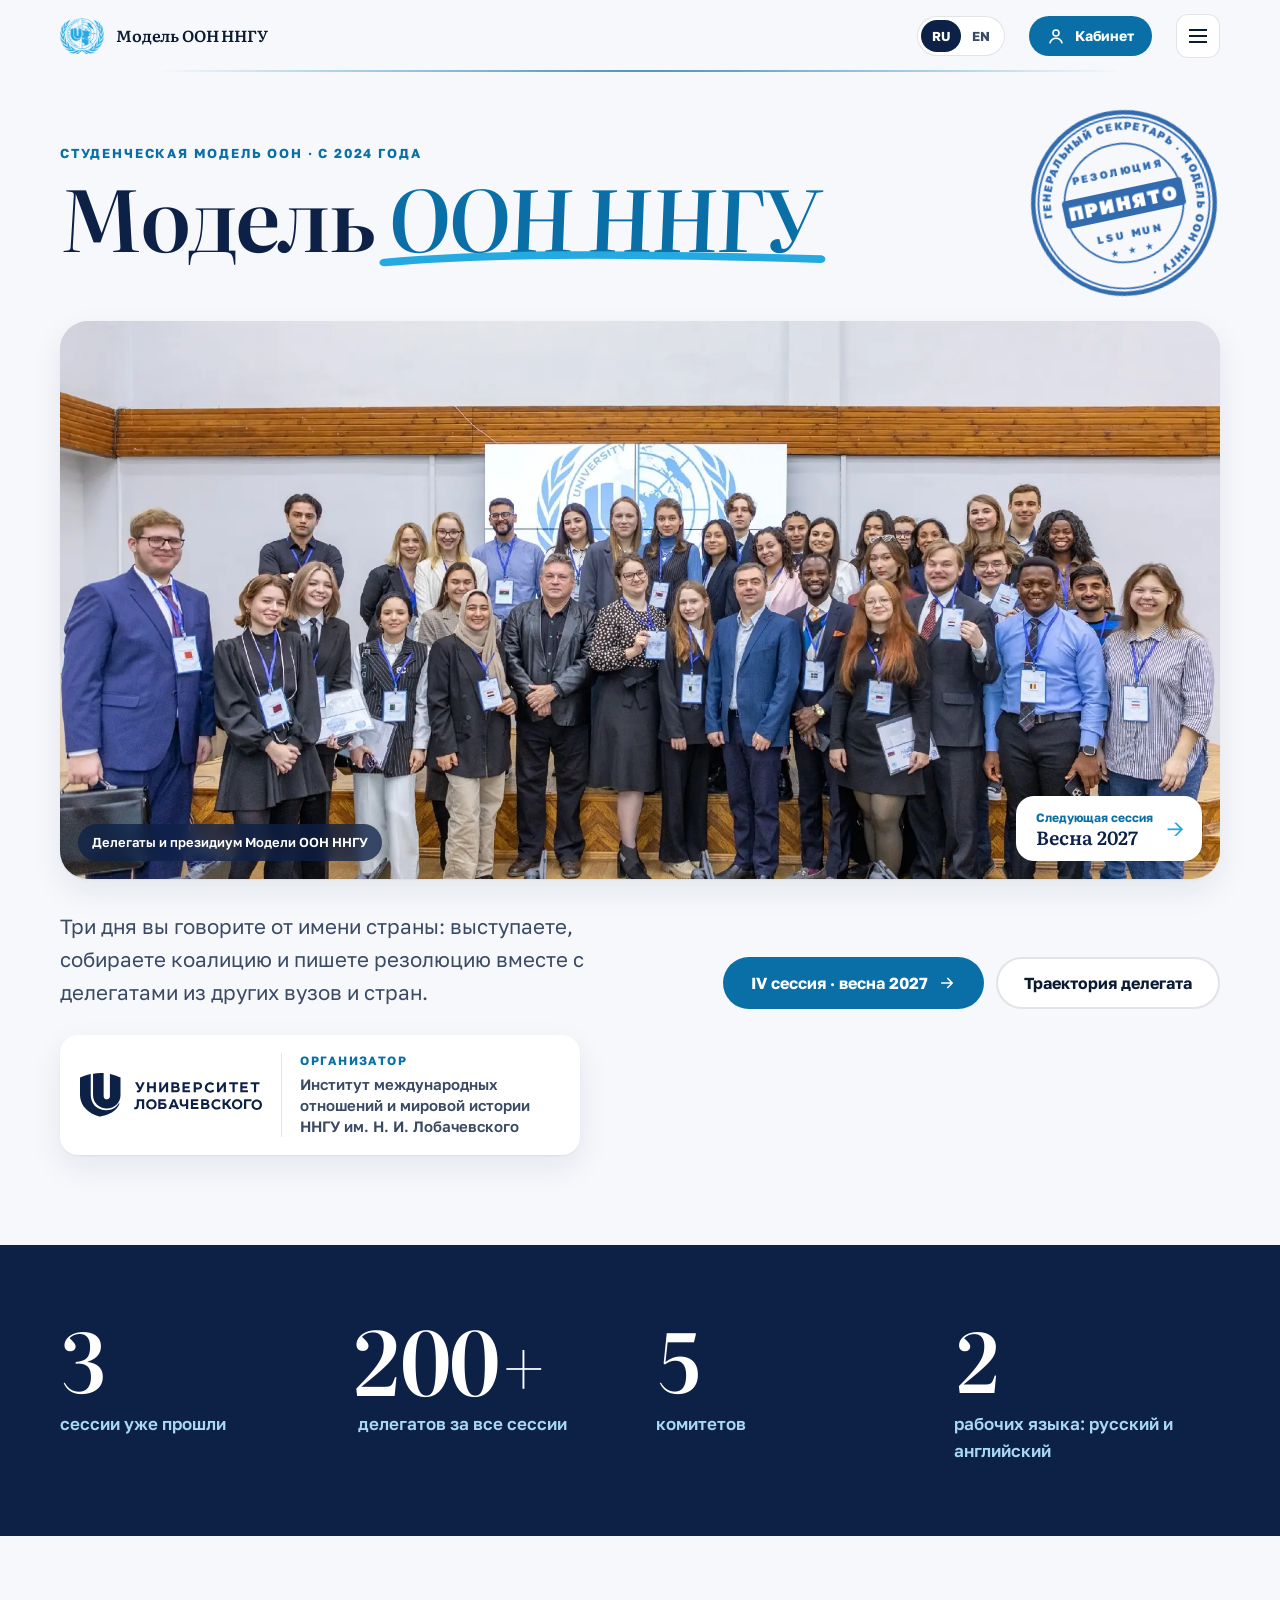
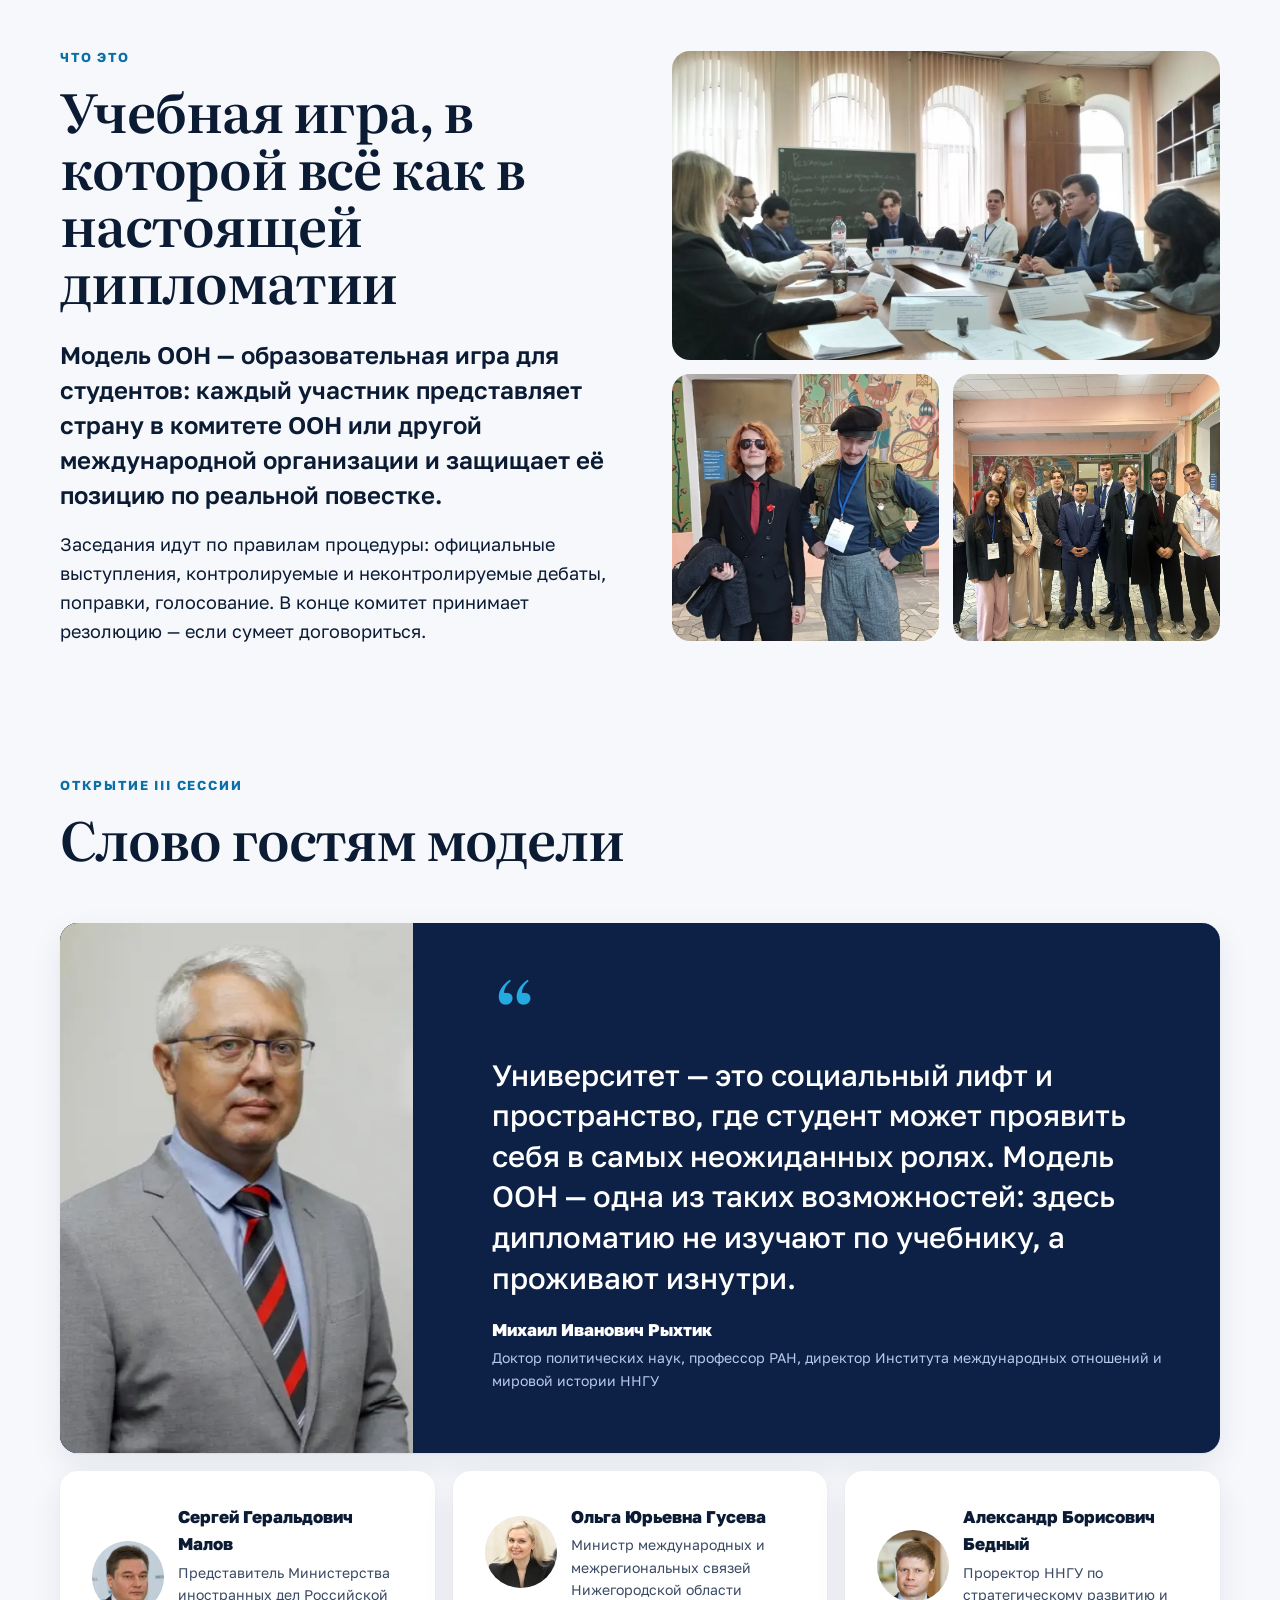
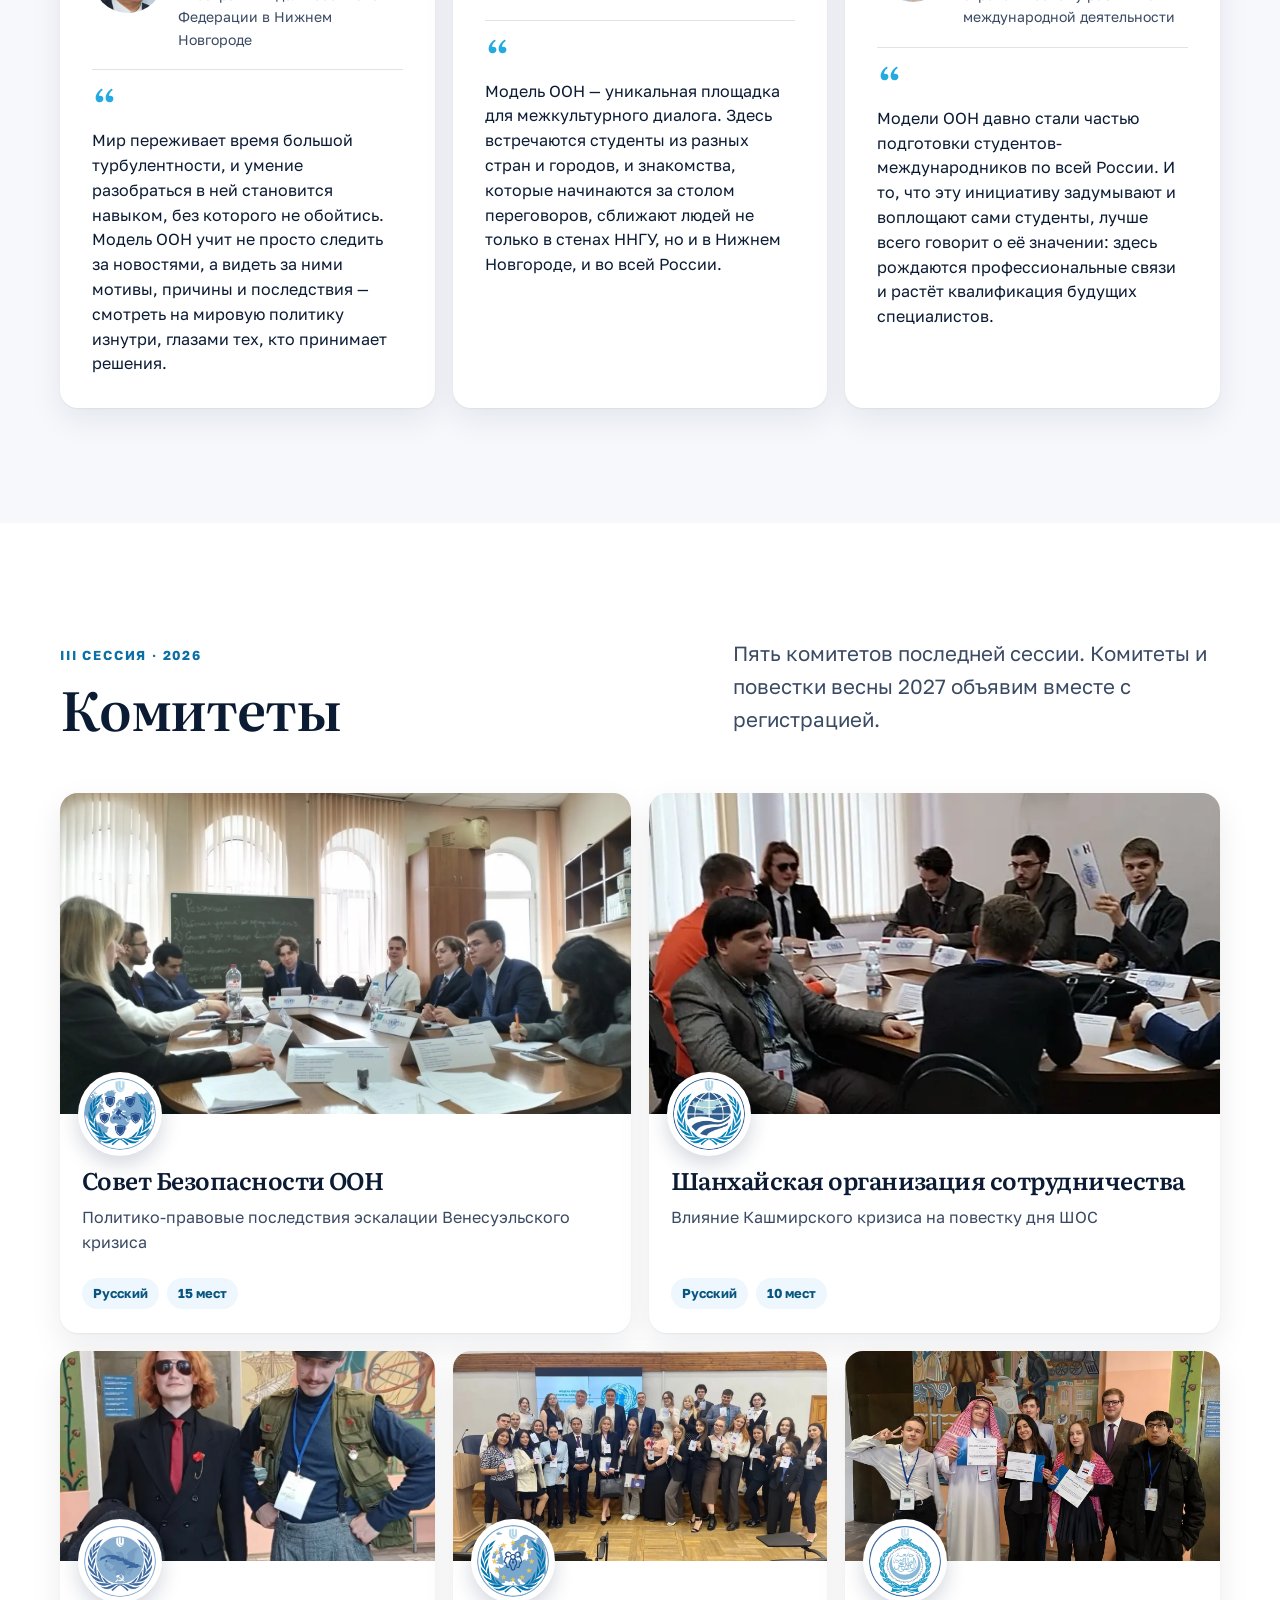
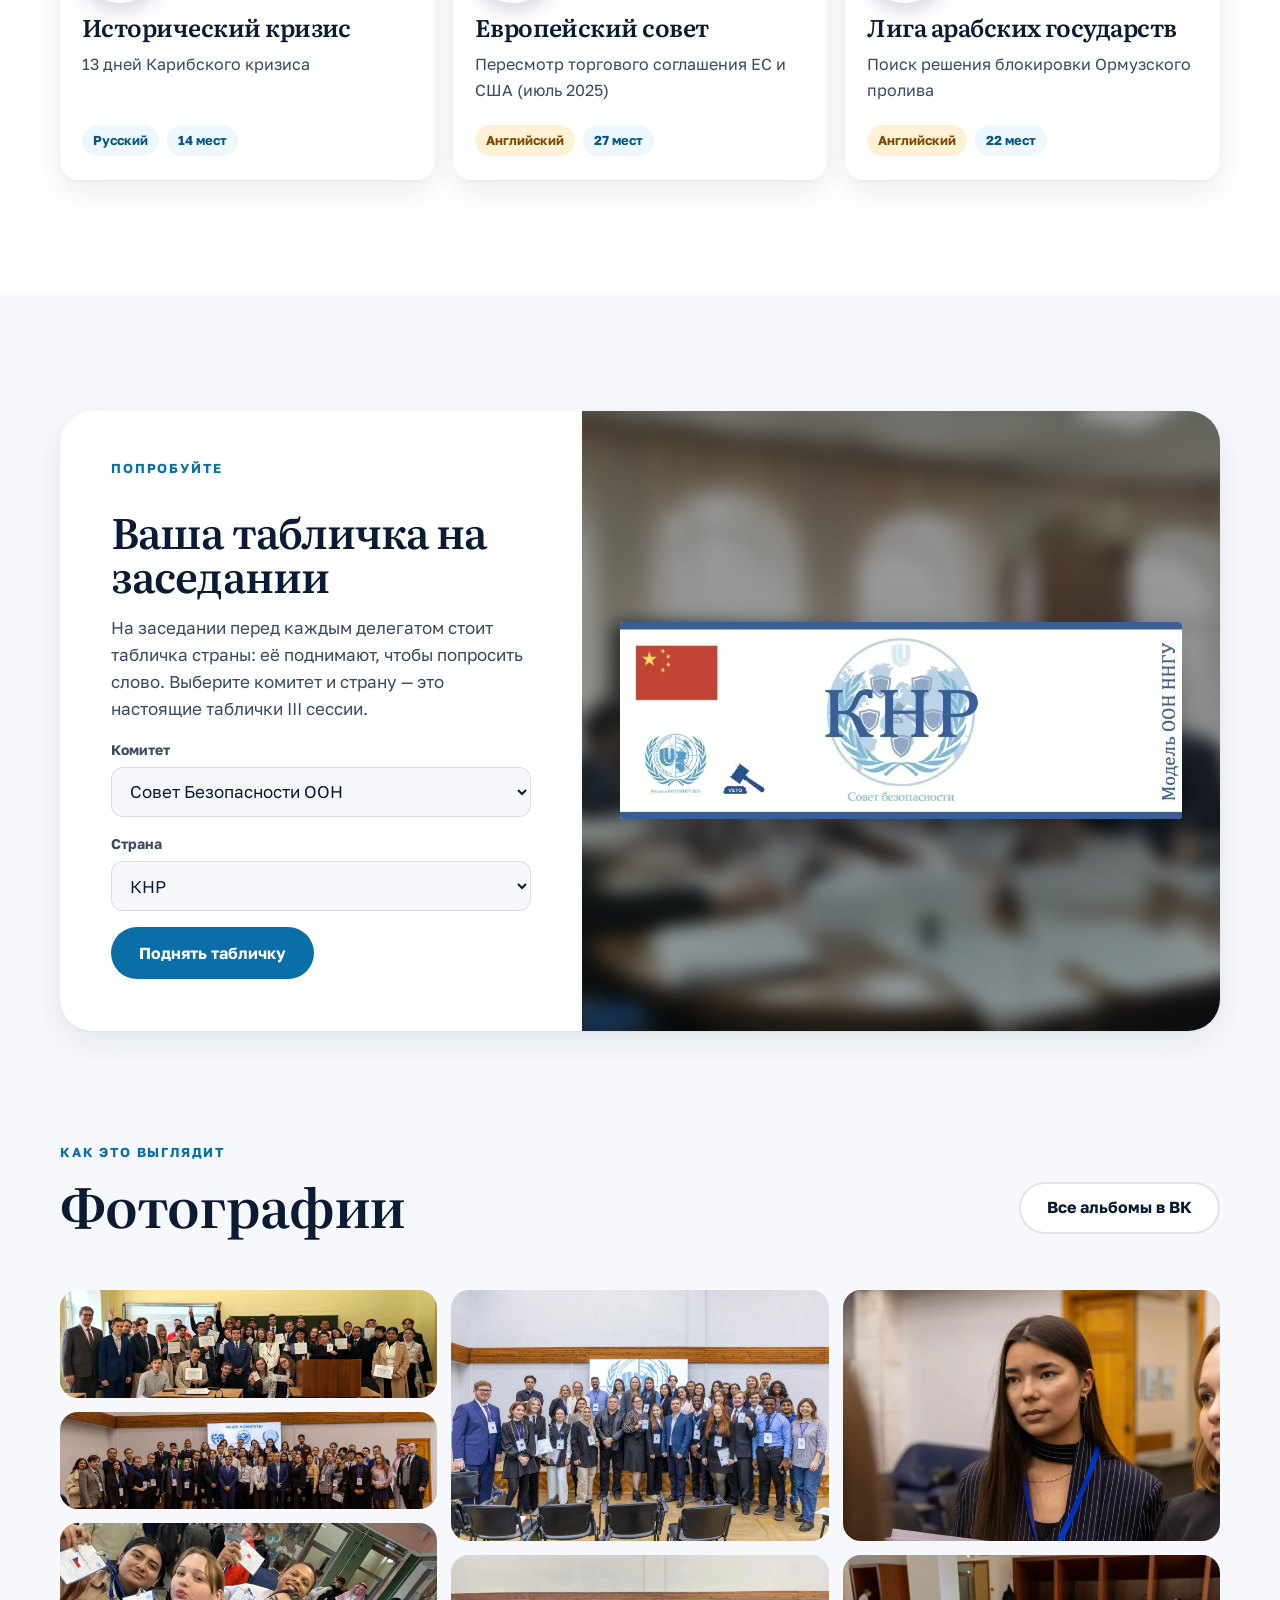
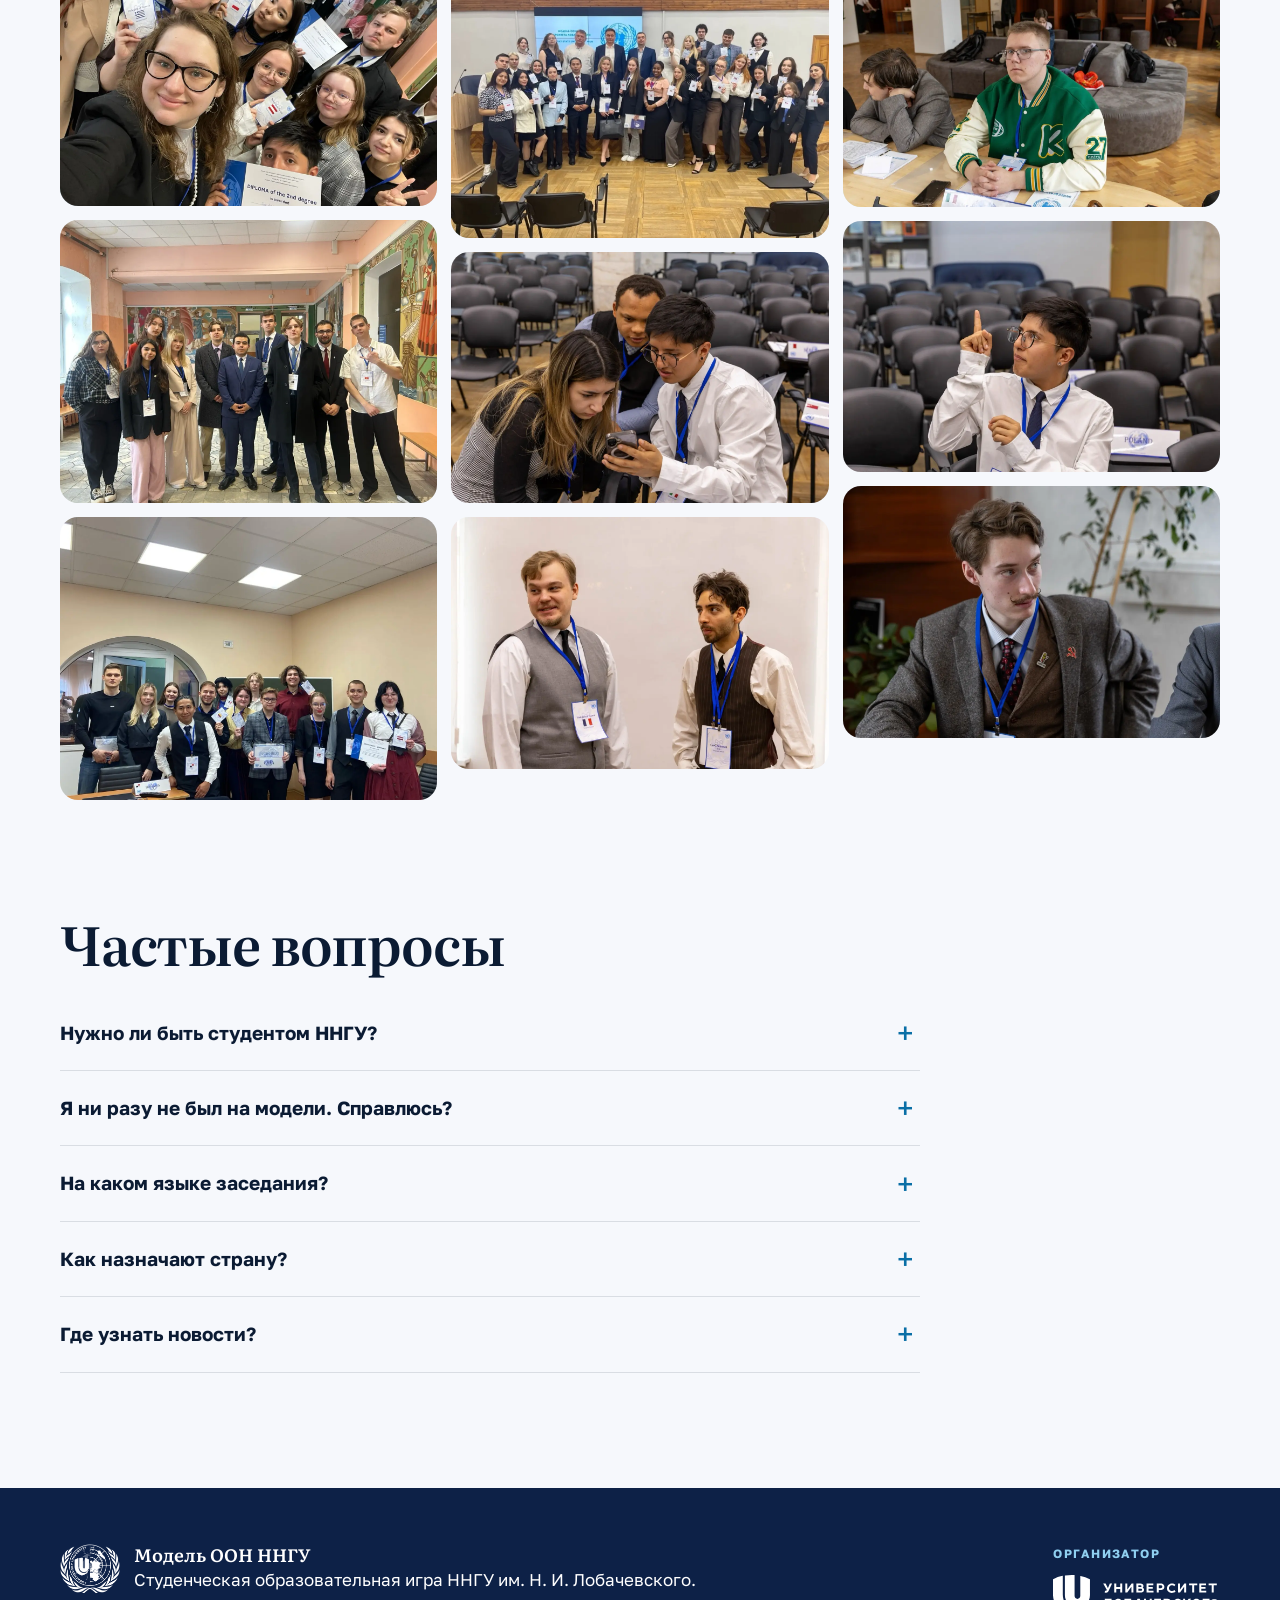
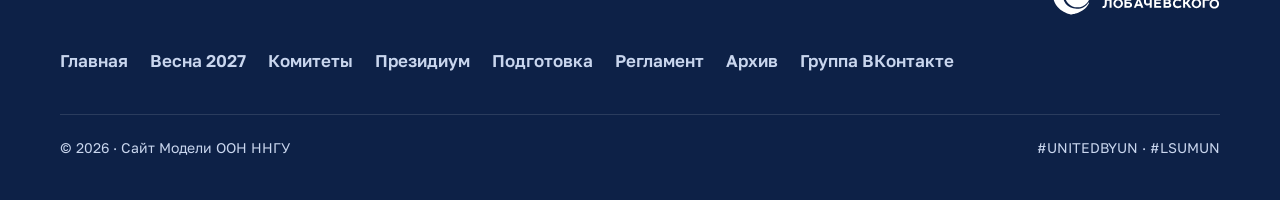
<file: index.html>
<!doctype html>
<html lang="ru">
<head>
<meta charset="utf-8">
<meta name="viewport" content="width=device-width, initial-scale=1">
<title data-ru="Модель ООН ННГУ · LSU MUN" data-en="LSU Model UN · Nizhny Novgorod">Модель ООН ННГУ · LSU MUN</title>
<meta name="description" content="Студенческая Модель ООН ННГУ им. Н. И. Лобачевского: комитеты, президиум, архив сессий. IV сессия — весна 2027.">
<link rel="icon" href="img/emblem.png">
<link rel="preconnect" href="https://fonts.googleapis.com"><link rel="preconnect" href="https://fonts.gstatic.com" crossorigin>
<link href="https://fonts.googleapis.com/css2?family=Golos+Text:wght@400;500;600;700;800&family=Literata:opsz,wght@7..72,500;7..72,600;7..72,700&display=swap" rel="stylesheet">
<link rel="preload" as="image" href="img/hero.webp">
<link rel="stylesheet" href="css/style.css?v=1793033616">
</head>
<body data-page="home">
<main>
  <section class="hf">
    <div class="wrap">
      <div class="hf-top">
        <div class="hf-row">
          <div class="hf-head">
            <span class="kicker" data-i18n="hero.kicker"></span>
            <h1 class="hf-title"><span data-i18n="ttl.a"></span> <span class="hl"><span data-i18n="ttl.b"></span><svg viewBox="0 0 400 24" preserveAspectRatio="none" aria-hidden="true"><path pathLength="1" d="M4 16 C 90 6, 200 4, 396 12"/></svg></span></h1>
          </div>
          <button class="seal" type="button" aria-label="Резолюция принята">
            <svg viewBox="0 0 220 220" aria-hidden="true">
              <defs><path id="sealc" d="M110,110 m-84,0 a84,84 0 1,1 168,0 a84,84 0 1,1 -168,0"/></defs>
              <circle cx="110" cy="110" r="104" class="o"/><circle cx="110" cy="110" r="98" class="o2"/><circle cx="110" cy="110" r="68" class="o2"/>
              <text class="ring"><textPath href="#sealc" id="seal-ring"></textPath></text>
              <rect x="40" y="94" width="140" height="32" rx="4" class="band"/>
              <text x="110" y="118" text-anchor="middle" class="big" id="seal-big"></text>
              <text x="110" y="78" text-anchor="middle" class="small" id="seal-top"></text>
              <text x="110" y="150" text-anchor="middle" class="small" id="seal-bot"></text>
              <text x="110" y="168" text-anchor="middle" class="star">★ ★ ★</text>
            </svg>
          </button>
        </div>
      </div>
      <figure class="hf-photo">
        <img src="img/hero.webp" alt="" data-i18n-alt="hero.caption" fetchpriority="high">
        <figcaption><span data-i18n="hero.caption"></span></figcaption>
        <a class="hf-next" href="spring2027.html"><small data-i18n="hero.next"></small><b id="next-when"></b><span aria-hidden="true">→</span></a>
      </figure>
      <div class="hf-body">
        <div class="hf-foot">
          <p class="lead" data-i18n="hero.lead"></p>
          <div class="hero-actions">
            <a class="btn btn-primary" href="spring2027.html"><span data-i18n="nw.cta"></span><svg viewBox="0 0 24 24" fill="none" stroke="currentColor" stroke-width="2.2" stroke-linecap="round" stroke-linejoin="round" aria-hidden="true"><path d="M5 12h14M13 6l6 6-6 6"/></svg></a>
            <a class="btn btn-ghost" href="prepare.html" data-i18n="nw.cta2"></a>
          </div>
        </div>
        <a class="org hf-org" href="https://www.unn.ru/" target="_blank" rel="noopener"><img src="img/unn.svg" alt="ННГУ им. Н. И. Лобачевского"><span><small data-i18n="org.label"></small><span data-i18n="about.p3"></span></span></a>
      </div>
    </div>
  </section>



  <section class="stats" aria-label="">
    <div class="wrap stats-grid">
      <div class="stat"><b data-count="3" data-suffix="">3</b><span data-i18n="stats.sessions"></span></div>
      <div class="stat"><b data-count="200" data-suffix="+">200+</b><span data-i18n="stats.delegates"></span></div>
      <div class="stat"><b data-count="5" data-suffix="">5</b><span data-i18n="stats.committees"></span></div>
      <div class="stat"><b data-count="2" data-suffix="">2</b><span data-i18n="stats.langs"></span></div>
    </div>
  </section>

  <section id="about">
    <div class="wrap about-grid">
      <div class="rv">
        <span class="kicker" data-i18n="about.kicker"></span>
        <h2 data-i18n="about.title" style="margin-bottom:28px"></h2>
        <div class="about-text"><p data-i18n="about.p1"></p><p data-i18n="about.p2"></p></div>
      </div>
      <div class="about-photos rv">
        <img src="img/p19.webp" alt="" loading="lazy" data-zoom>
        <img src="img/p21.webp" alt="" loading="lazy" data-zoom>
        <img src="img/p26.webp" alt="" loading="lazy" data-zoom>
      </div>
    </div>
  </section>



  <section style="padding-top:0">
    <div class="wrap">
      <div class="sec-head">
        <div><span class="kicker" data-i18n="greet.kicker"></span><h2 data-i18n="greet.title"></h2></div>
      </div>
      <div class="greet-grid" data-render="greet"></div>
    </div>
  </section>

  <section style="background:var(--white)">
    <div class="wrap">
      <div class="sec-head">
        <div><span class="kicker" data-i18n="com.kicker"></span><h2 data-i18n="com.title"></h2></div>
        <p class="lead" data-i18n="com.lead"></p>
      </div>
      <div class="com-grid" data-render="comGrid"></div>
    </div>
  </section>

  <section>
    <div class="wrap">
      <div class="plac-wrap rv" id="placard">
        <div class="plac-form">
          <span class="kicker" data-i18n="plac.kicker"></span>
          <h2 data-i18n="plac.title"></h2>
          <p class="muted" data-i18n="plac.text"></p>
          <div class="field"><label for="pl-com" data-i18n="plac.committee"></label><select id="pl-com"></select></div>
          <div class="field"><label for="pl-country" data-i18n="plac.country"></label><select id="pl-country"></select></div>
          <div><button class="btn btn-primary" type="button" id="pl-raise" data-i18n="plac.raise"></button></div>
        </div>
        <div class="plac-stage" aria-live="polite">
          <img class="plac-room" src="img/p19.webp" alt="" loading="lazy">
          <div class="tent-wrap">
            <div class="tent">
              <div class="face front"><img class="pimg" alt=""><div class="pfb"><img src="img/emblem.webp" alt=""><div class="pc"></div><div class="pk"></div></div></div>
              <div class="face back"><img class="bimg" alt=""></div>
            </div>
            <div class="tent-shadow"></div>
          </div>
        </div>
      </div>
    </div>
  </section>





  <section style="padding-top:0">
    <div class="wrap">
      <div class="sec-head"><div><span class="kicker" data-i18n="gal.kicker"></span><h2 data-i18n="gal.title"></h2></div>
        <a class="btn btn-ghost" href="https://vk.com/albums-225230050" target="_blank" rel="noopener" data-i18n="gal.more" style="justify-self:end"></a></div>
      <div class="gallery" data-render="gallery"></div>
    </div>
  </section>

  <section style="padding-top:0">
    <div class="wrap">
      <h2 data-i18n="faq.title" style="margin-bottom:24px"></h2>
      <div class="faq">
        <details><summary data-i18n="faq.q1"></summary><p data-i18n="faq.a1"></p></details>
        <details><summary data-i18n="faq.q2"></summary><p data-i18n="faq.a2"></p></details>
        <details><summary data-i18n="faq.q3"></summary><p data-i18n="faq.a3"></p></details>
        <details><summary data-i18n="faq.q4"></summary><p data-i18n="faq.a4"></p></details>
        <details><summary data-i18n="faq.q5"></summary><p data-i18n="faq.a5"></p></details>
      </div>
    </div>
  </section>
</main>
<script src="js/data.js?v=1793033616"></script>
<script src="js/i18n.js"></script>
<script src="js/main.js?v=1793033616"></script>
<script>
  const stampTxt = () => {};
  onLang(() => { document.getElementById("next-when").textContent = L(MUN.next.short); stampTxt(); });
  MUNRender.placard(document.getElementById("placard"));
  const ap = window.applyLang; window.applyLang = () => { ap(); MUNRender.placard(document.getElementById("placard")); document.getElementById("next-when").textContent = L(MUN.next.short); stampTxt(); };

  // Печать Генерального секретаря: тексты на языке страницы, по клику ставится заново
  const sealTxt = () => { const en = LANG === "en";
    document.getElementById("seal-ring").textContent = en ? "SECRETARY-GENERAL · LSU MODEL UNITED NATIONS · " : "ГЕНЕРАЛЬНЫЙ СЕКРЕТАРЬ · МОДЕЛЬ ООН ННГУ · ";
    document.getElementById("seal-big").textContent = en ? "ADOPTED" : "ПРИНЯТО";
    document.getElementById("seal-top").textContent = en ? "RESOLUTION" : "РЕЗОЛЮЦИЯ";
    document.getElementById("seal-bot").textContent = "LSU MUN"; };
  sealTxt(); const ap2 = window.applyLang; window.applyLang = () => { ap2(); sealTxt(); };
  document.querySelectorAll(".seal").forEach((v) => v.addEventListener("click", () => { v.classList.remove("hit"); void v.offsetWidth; v.classList.add("hit"); }));
</script>
</body>
</html>
</file>
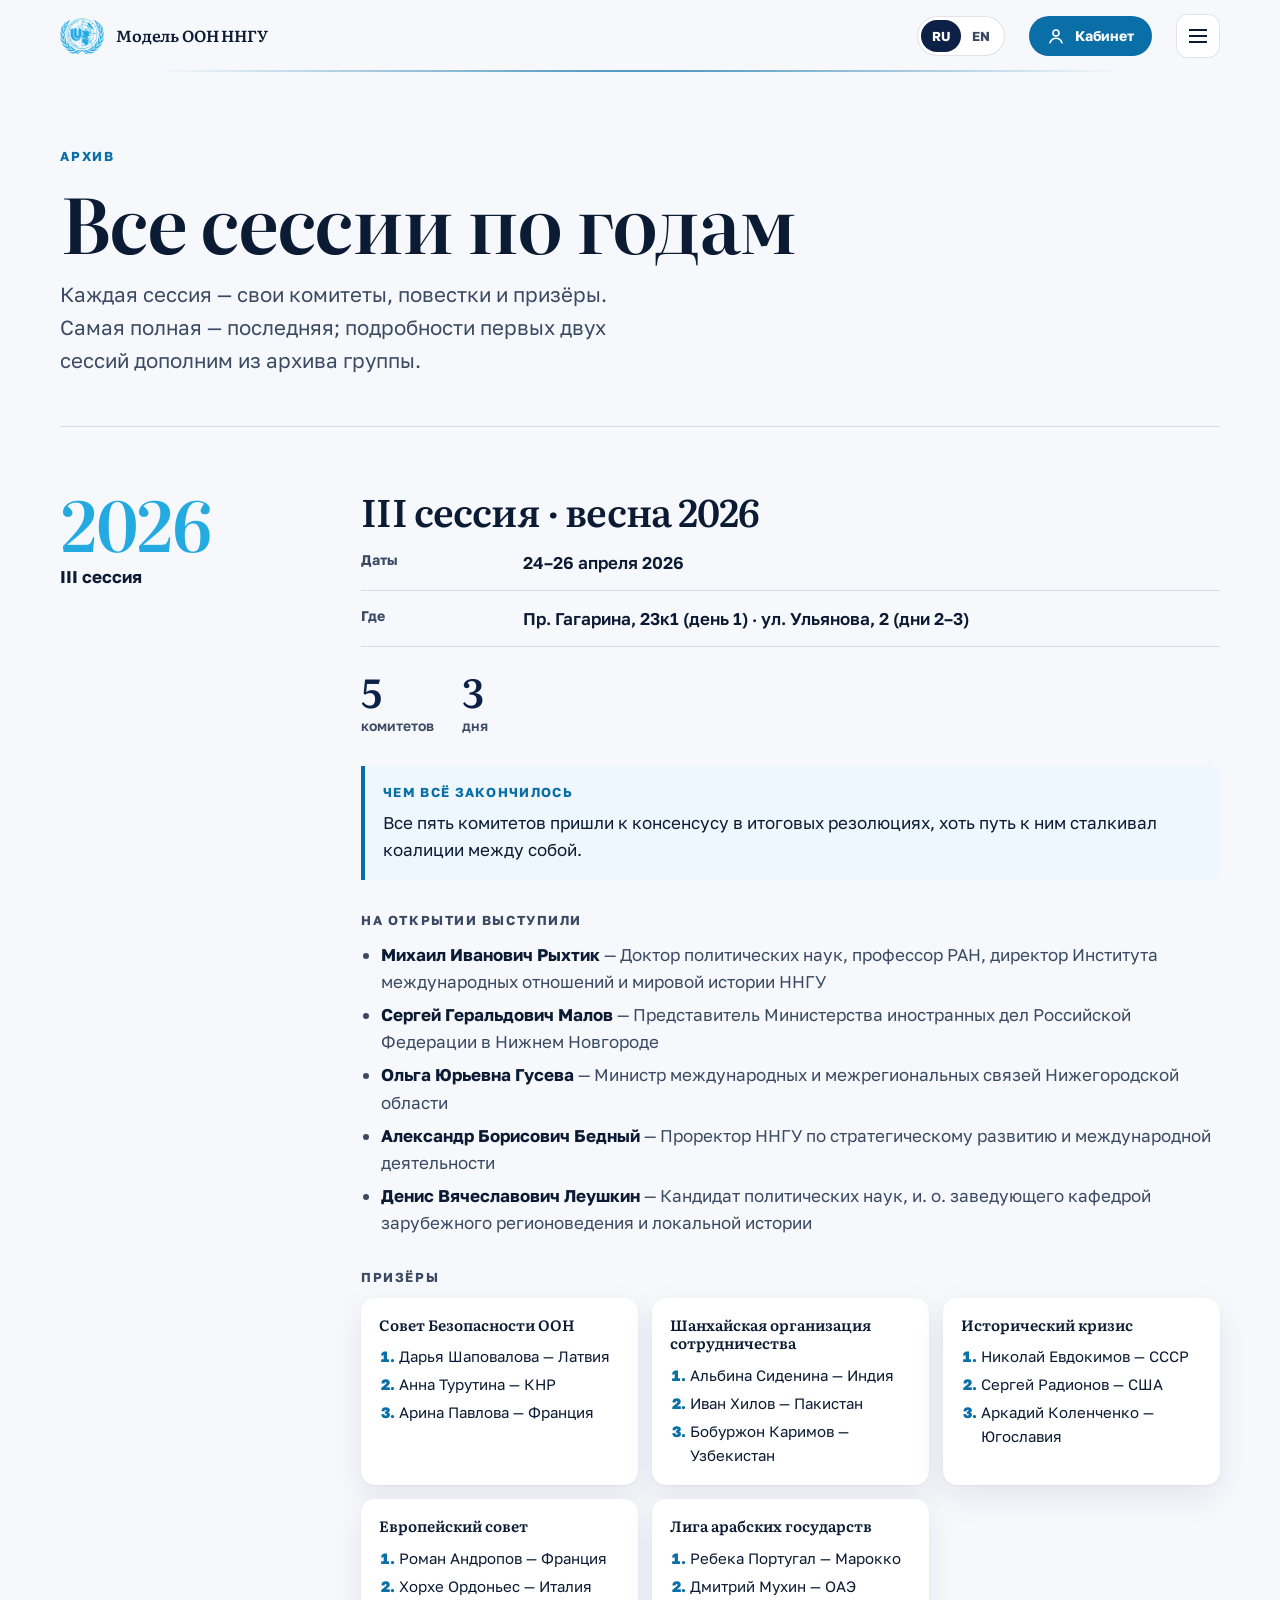
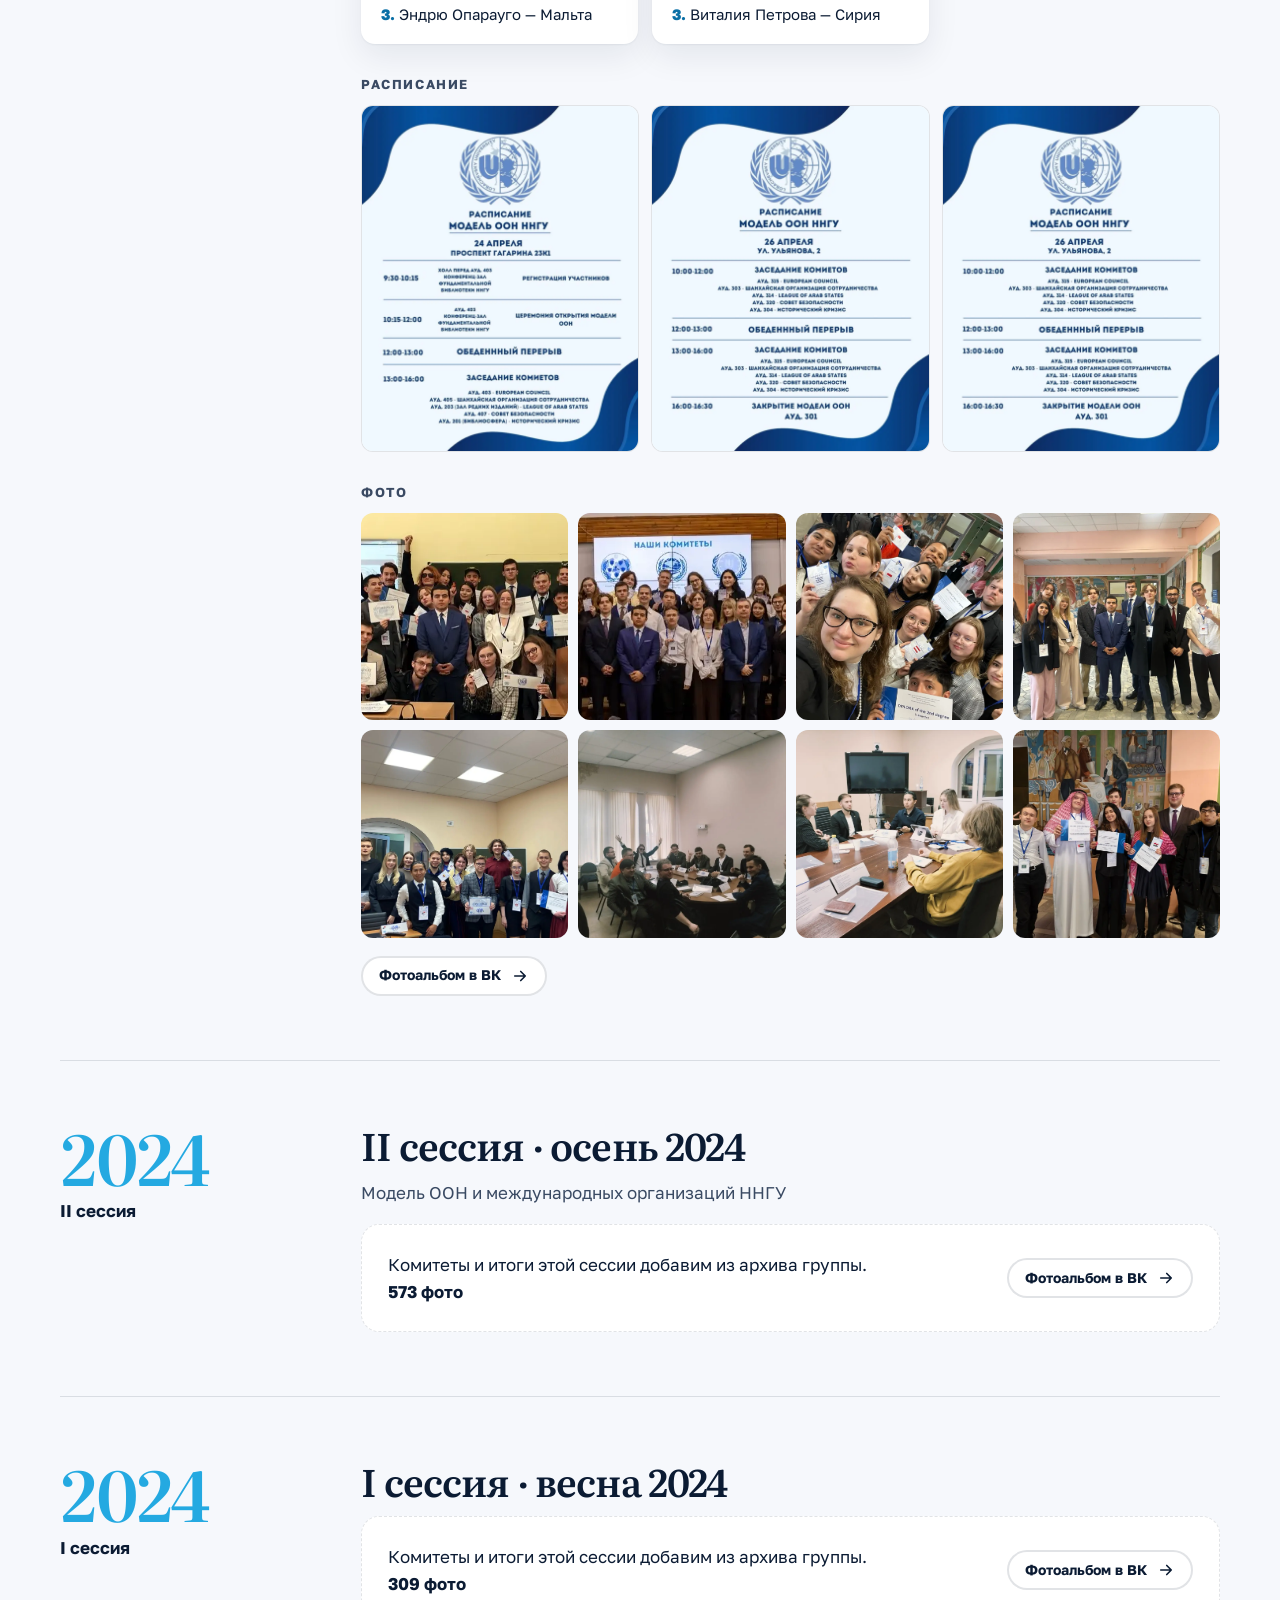
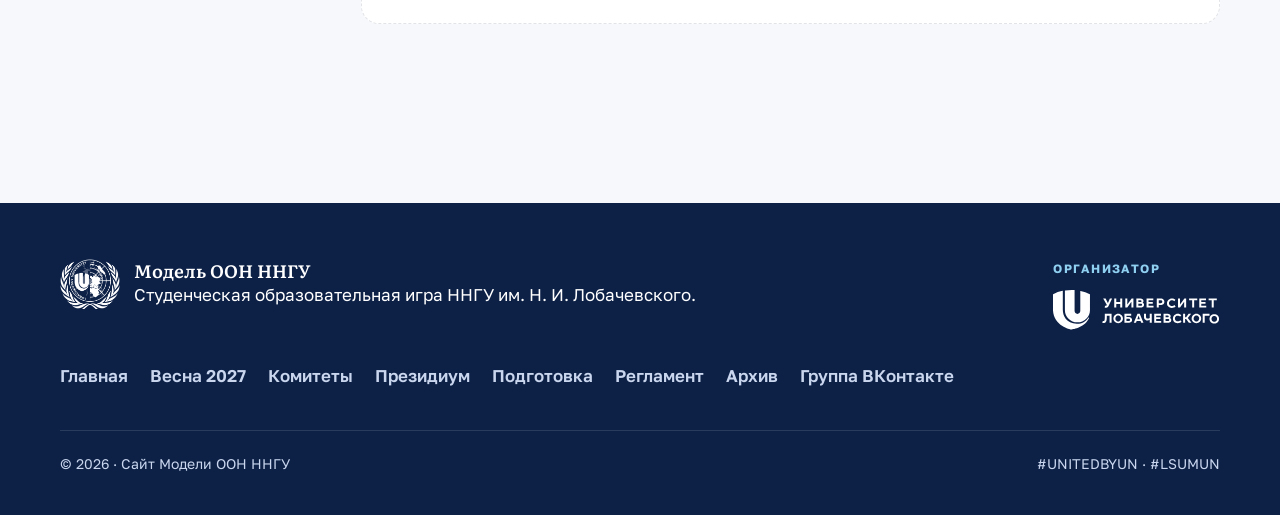
<file: archive.html>
<!doctype html>
<html lang="ru">
<head>
<meta charset="utf-8">
<meta name="viewport" content="width=device-width, initial-scale=1">
<title data-ru="Архив · Модель ООН ННГУ" data-en="Archive · LSU Model UN">Архив · Модель ООН ННГУ</title>
<meta name="description" content="Архив сессий Модели ООН ННГУ по годам: комитеты, призёры, расписание и фото.">
<link rel="icon" href="img/emblem.png">
<link rel="preconnect" href="https://fonts.googleapis.com"><link rel="preconnect" href="https://fonts.gstatic.com" crossorigin>
<link href="https://fonts.googleapis.com/css2?family=Golos+Text:wght@400;500;600;700;800&family=Literata:opsz,wght@7..72,500;7..72,600;7..72,700&display=swap" rel="stylesheet">
<link rel="stylesheet" href="css/style.css?v=1793033616">
</head>
<body data-page="archive">
<main>
  <section class="page-hero"><div class="wrap">
    <span class="kicker" data-i18n="arc.kicker"></span>
    <h1 data-i18n="arc.title"></h1>
    <p class="lead" data-i18n="arc.lead"></p>
  </div></section>
  <section style="padding-top:0"><div class="wrap" data-render="archive"></div></section>
</main>
<script src="js/data.js?v=1793033616"></script>
<script src="js/i18n.js"></script>
<script src="js/main.js?v=1793033616"></script>
</body>
</html>
</file>
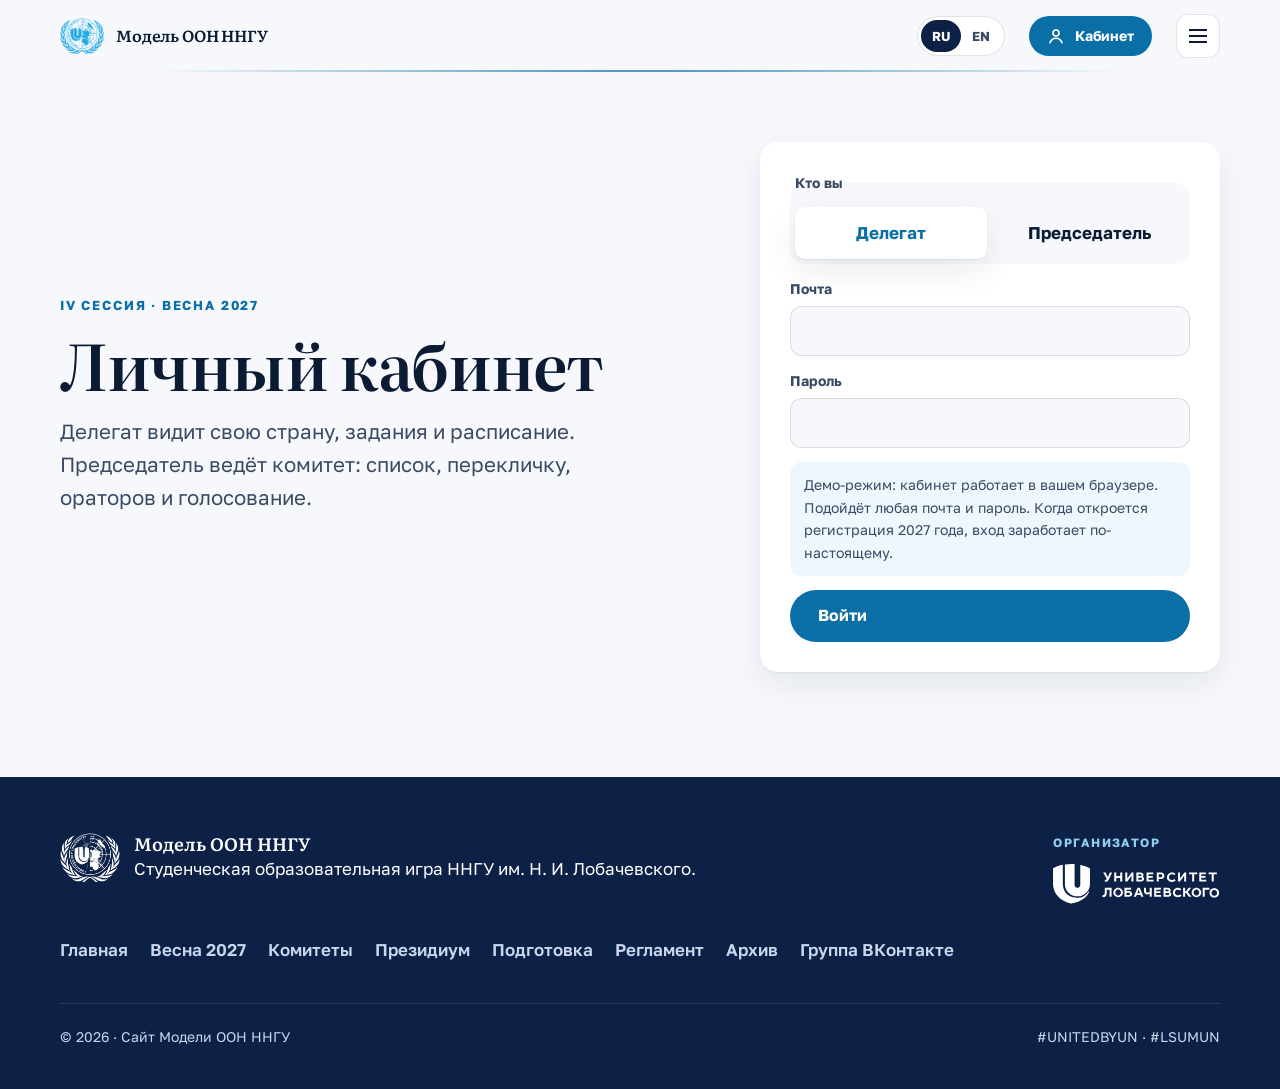
<file: cabinet.html>
<!doctype html>
<html lang="ru">
<head>
<meta charset="utf-8">
<meta name="viewport" content="width=device-width, initial-scale=1">
<title data-ru="Личный кабинет · Модель ООН ННГУ" data-en="Personal account · LSU Model UN">Личный кабинет · Модель ООН ННГУ</title>
<meta name="robots" content="noindex">
<link rel="icon" href="img/emblem.png">
<link rel="preconnect" href="https://fonts.googleapis.com"><link rel="preconnect" href="https://fonts.gstatic.com" crossorigin>
<link href="https://fonts.googleapis.com/css2?family=Golos+Text:wght@400;500;600;700;800&family=Literata:opsz,wght@7..72,500;7..72,600;7..72,700&display=swap" rel="stylesheet">
<link rel="stylesheet" href="css/style.css?v=1793033616">
</head>
<body data-page="cabinet">
<main class="cab"><div class="wrap" id="cab"></div></main>
<script src="js/data.js?v=1793033616"></script>
<script src="js/i18n.js"></script>
<script src="js/main.js?v=1793033616"></script>
<script src="js/cabinet.js?v=1793033616"></script>
</body>
</html>
</file>
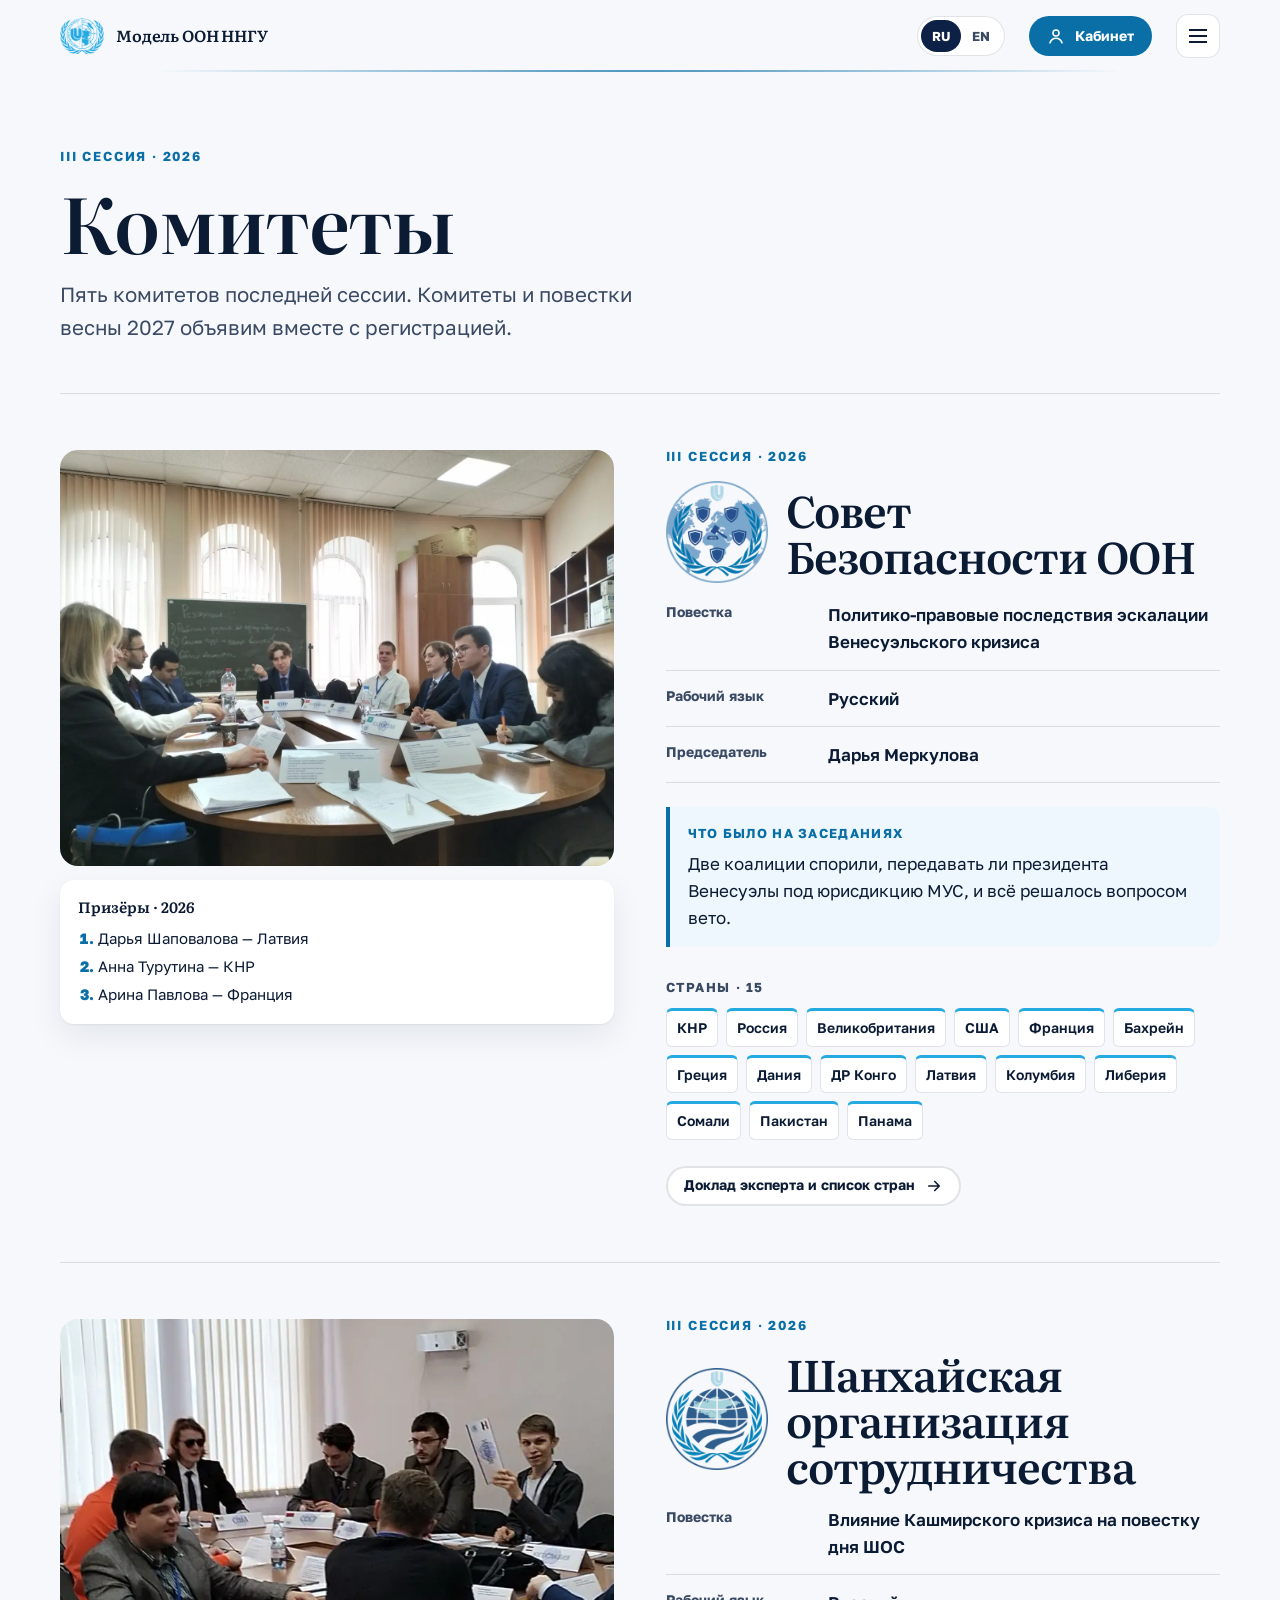
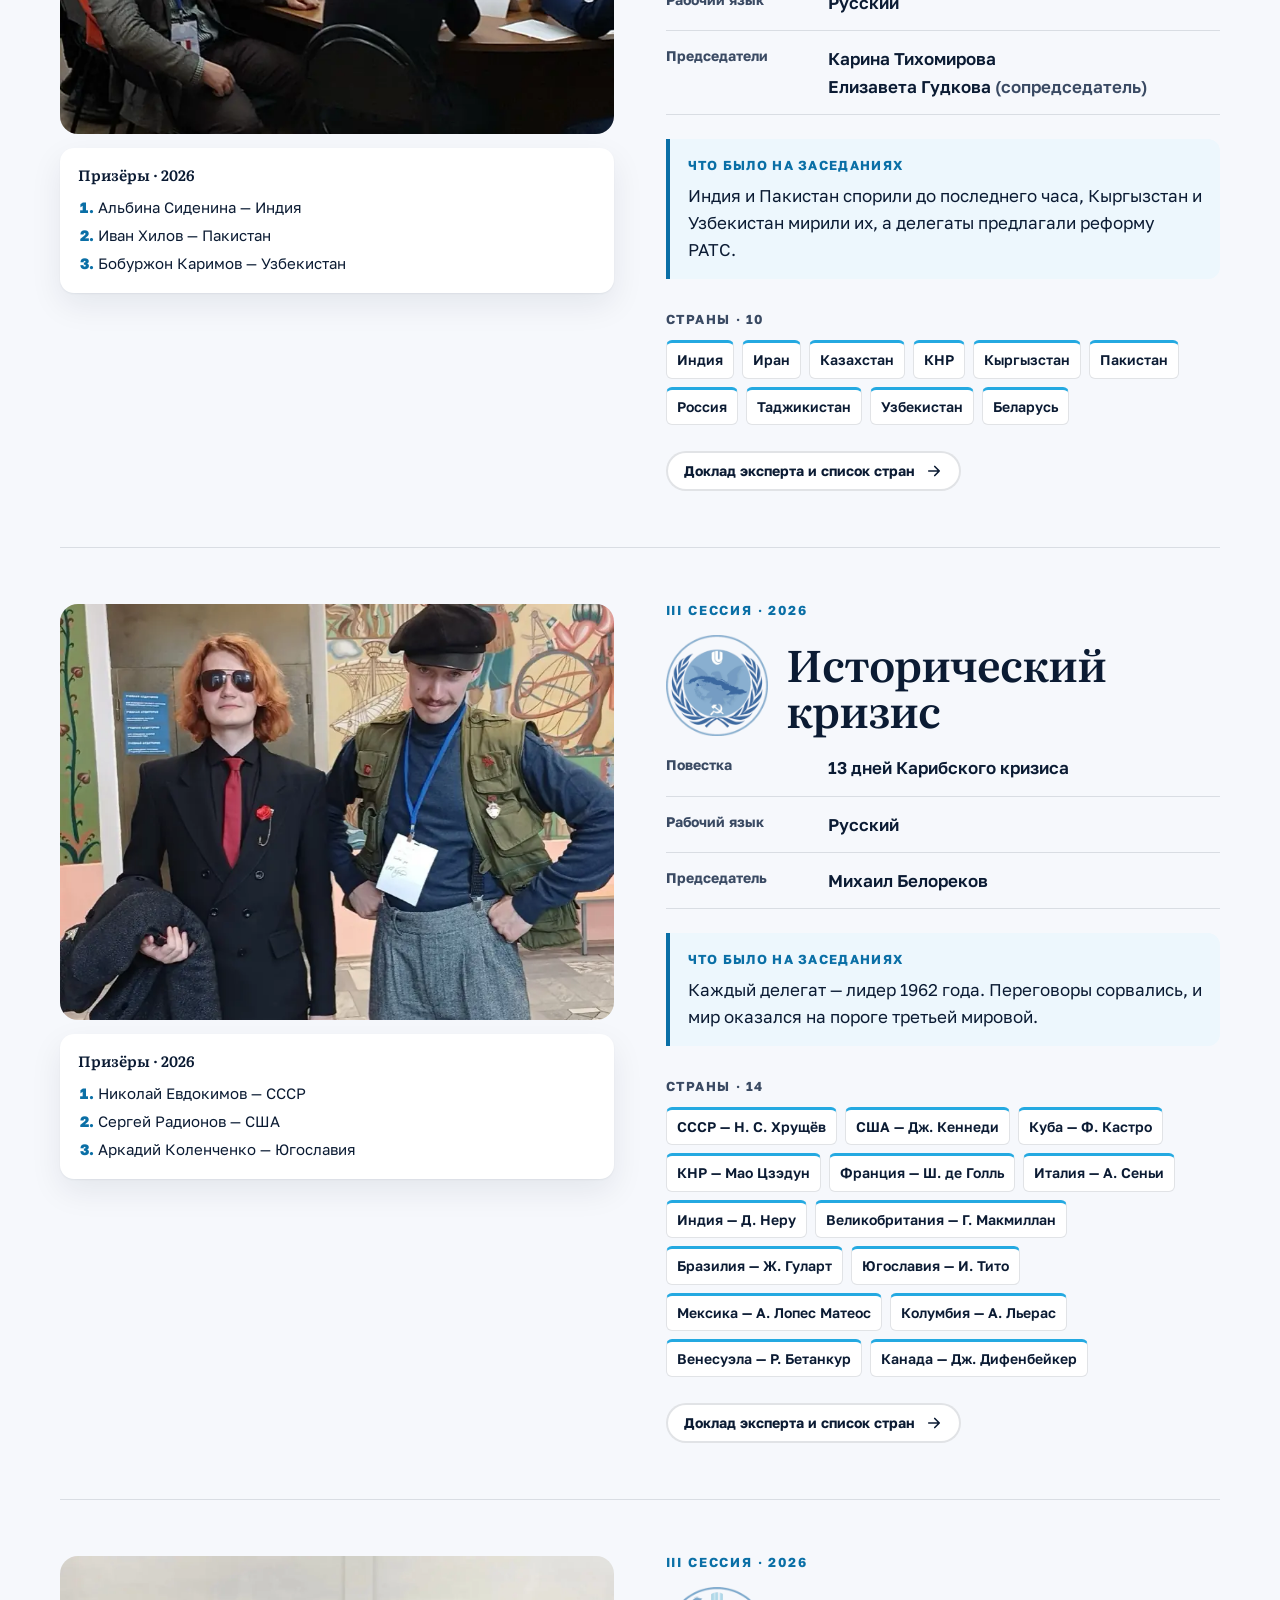
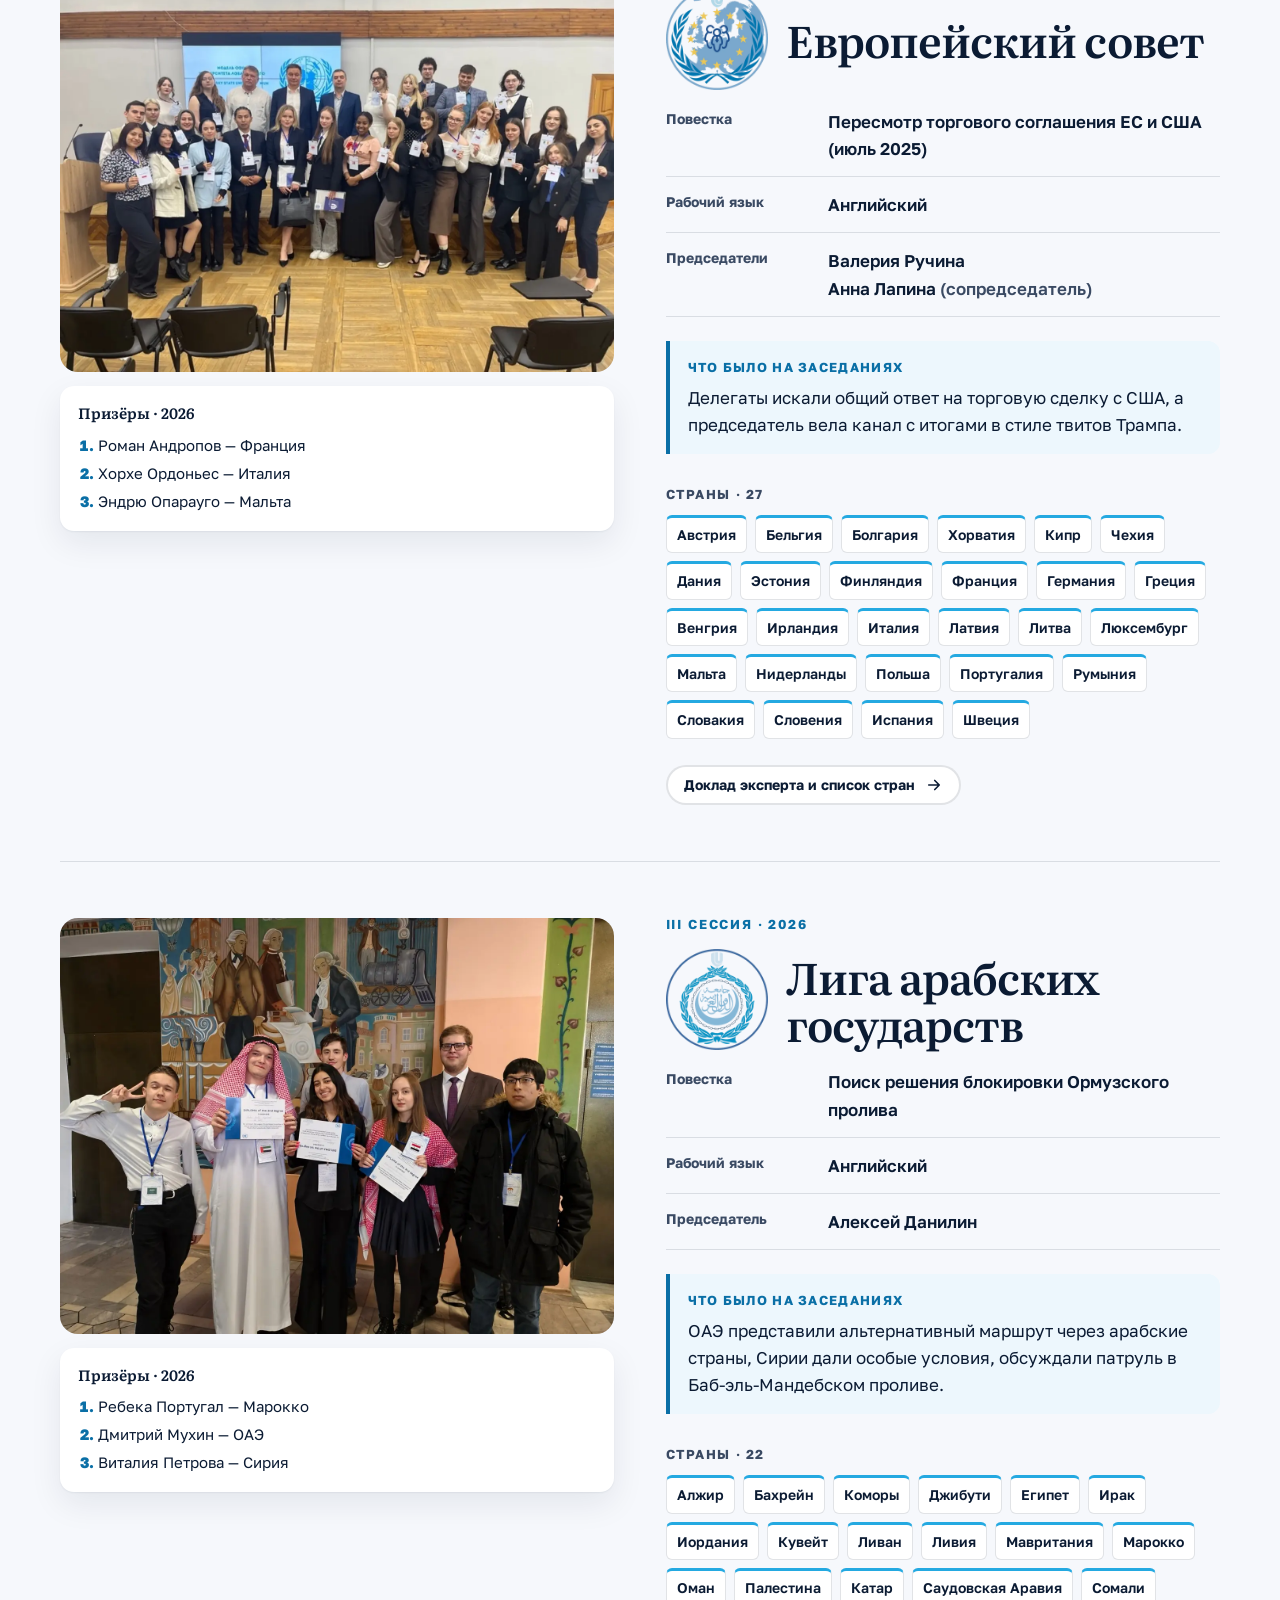
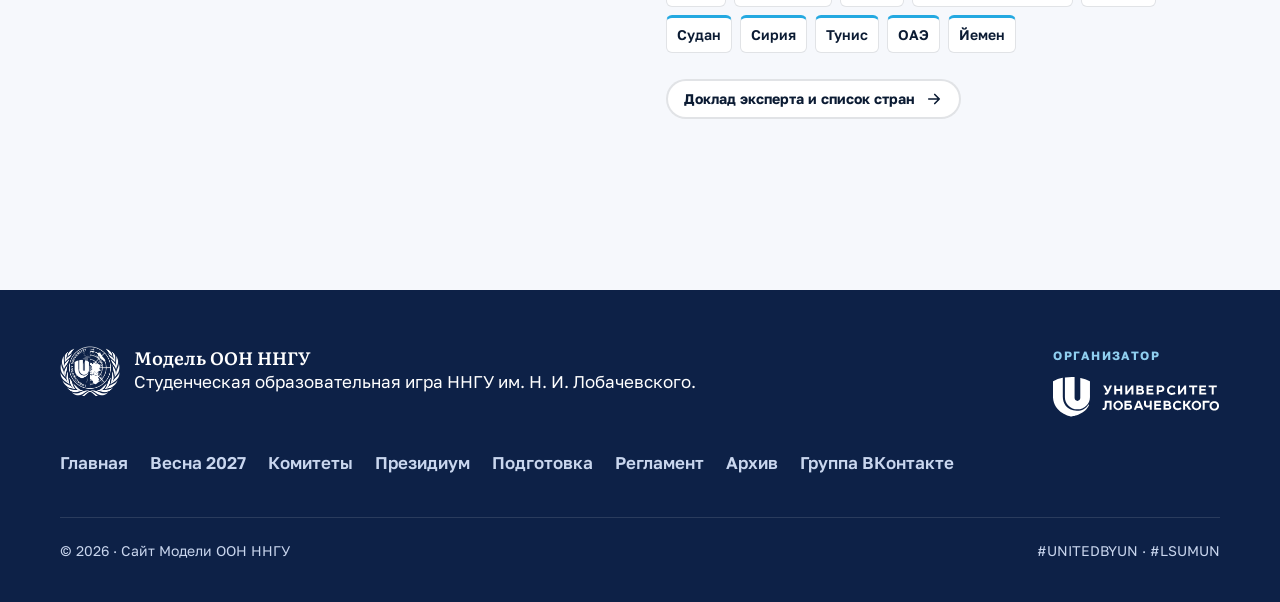
<file: committees.html>
<!doctype html>
<html lang="ru">
<head>
<meta charset="utf-8">
<meta name="viewport" content="width=device-width, initial-scale=1">
<title data-ru="Комитеты · Модель ООН ННГУ" data-en="Committees · LSU Model UN">Комитеты · Модель ООН ННГУ</title>
<meta name="description" content="Комитеты Модели ООН ННГУ: повестки, рабочие языки, председатели и страны.">
<link rel="icon" href="img/emblem.png">
<link rel="preconnect" href="https://fonts.googleapis.com"><link rel="preconnect" href="https://fonts.gstatic.com" crossorigin>
<link href="https://fonts.googleapis.com/css2?family=Golos+Text:wght@400;500;600;700;800&family=Literata:opsz,wght@7..72,500;7..72,600;7..72,700&display=swap" rel="stylesheet">
<link rel="stylesheet" href="css/style.css?v=1793033616">
</head>
<body data-page="committees">
<main>
  <section class="page-hero"><div class="wrap">
    <span class="kicker" data-i18n="com.kicker"></span>
    <h1 data-i18n="com.title"></h1>
    <p class="lead" data-i18n="com.lead"></p>
  </div></section>
  <section style="padding-top:0"><div class="wrap" data-render="comFull"></div></section>
</main>
<script src="js/data.js?v=1793033616"></script>
<script src="js/i18n.js"></script>
<script src="js/main.js?v=1793033616"></script>
</body>
</html>
</file>
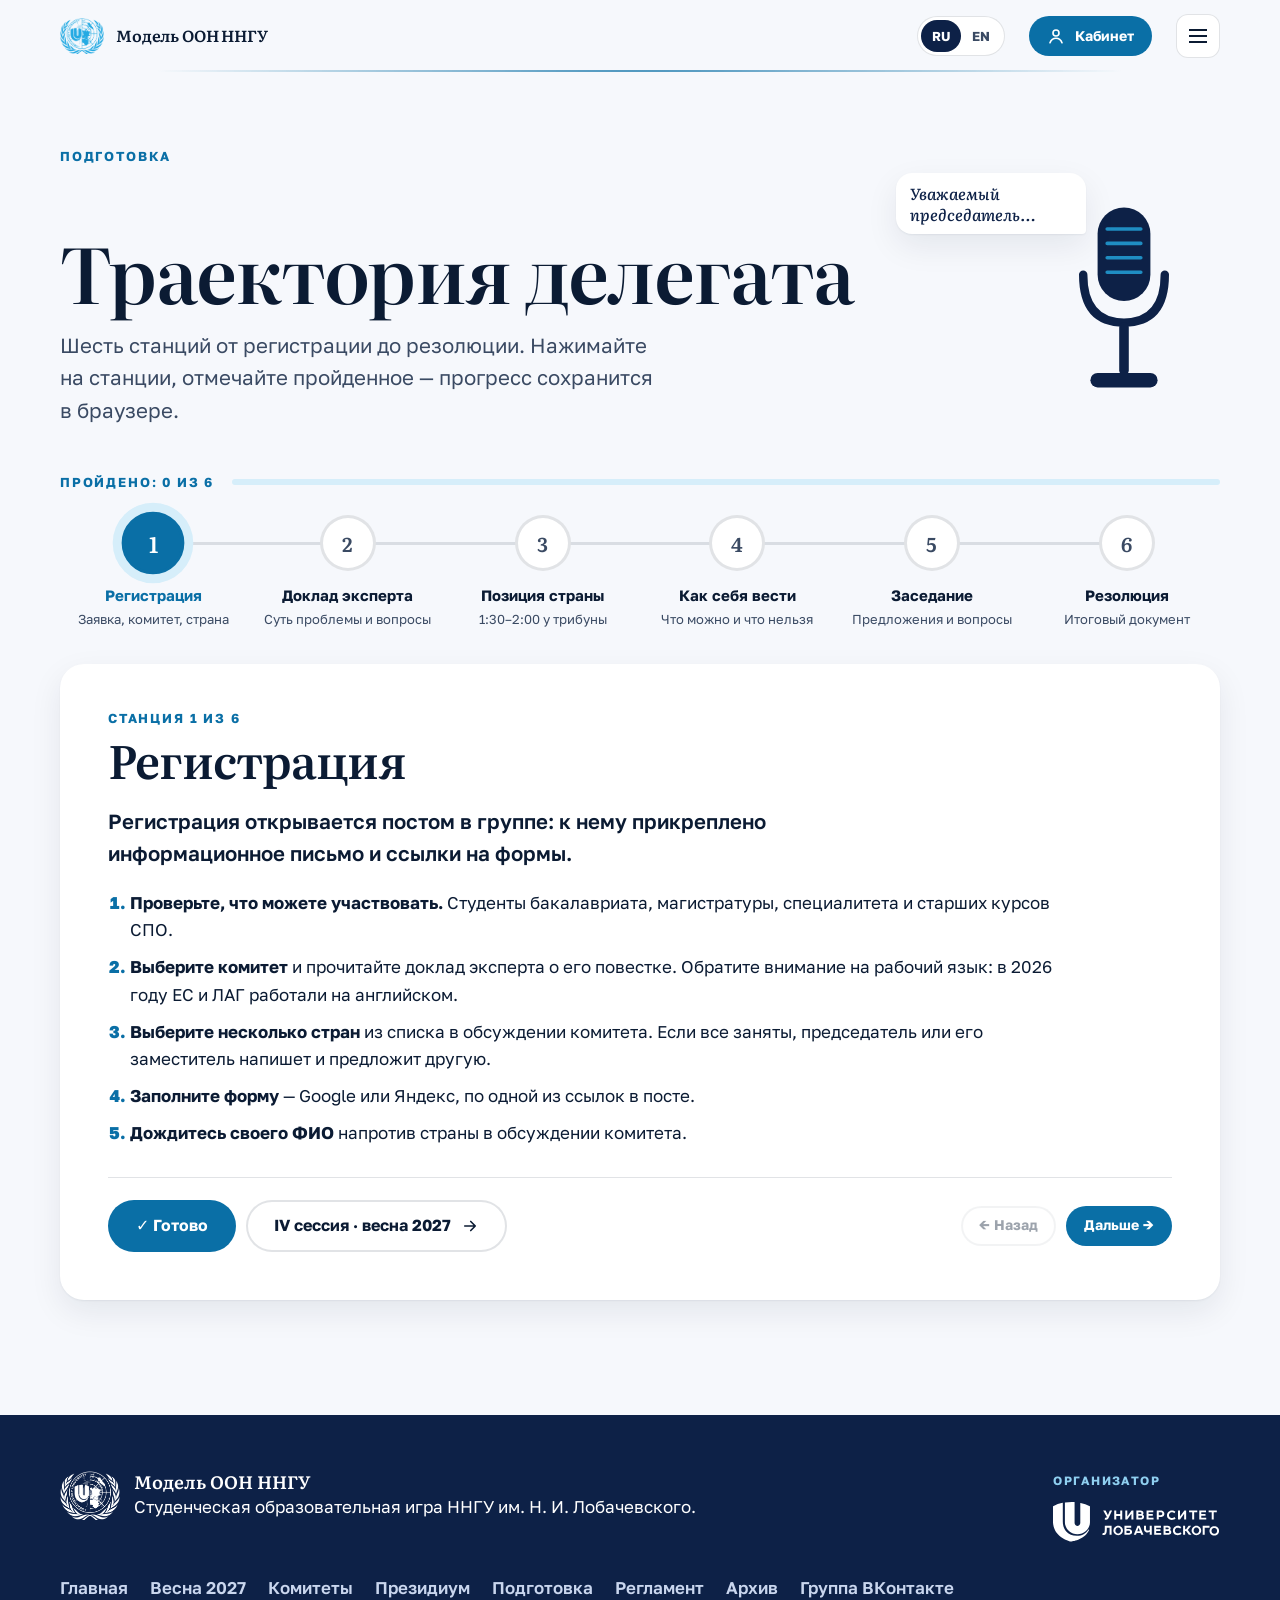
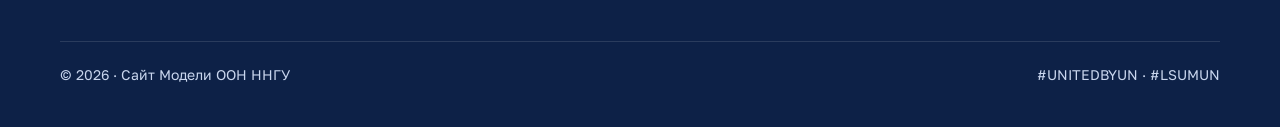
<file: prepare.html>
<!doctype html>
<html lang="ru">
<head>
<meta charset="utf-8">
<meta name="viewport" content="width=device-width, initial-scale=1">
<title data-ru="Подготовка · Модель ООН ННГУ" data-en="Prepare · LSU Model UN">Подготовка · Модель ООН ННГУ</title>
<meta name="description" content="Президиум Модели ООН ННГУ: генеральный секретарь и председатели комитетов.">
<link rel="icon" href="img/emblem.png">
<link rel="preconnect" href="https://fonts.googleapis.com"><link rel="preconnect" href="https://fonts.gstatic.com" crossorigin>
<link href="https://fonts.googleapis.com/css2?family=Golos+Text:wght@400;500;600;700;800&family=Literata:opsz,wght@7..72,500;7..72,600;7..72,700&display=swap" rel="stylesheet">
<link rel="stylesheet" href="css/style.css?v=1793033616">
</head>
<body data-page="prepare">
<main>
  <section class="page-hero"><div class="wrap">
    <span class="kicker" data-i18n="prep.kicker"></span>
    <div class="ph-row"><div><h1 data-i18n="path.title"></h1>
    <p class="lead" data-i18n="path.lead"></p></div>
    <div class="mic" aria-hidden="true">
      <div class="mic-bubble"><span id="mic-text"></span></div>
      <svg viewBox="0 0 160 200">
        <path class="w w1" d="M44 52 q-14 22 0 44"/><path class="w w2" d="M30 40 q-24 34 0 68"/><path class="w w3" d="M16 28 q-34 46 0 92"/>
        <path class="w w1" d="M116 52 q14 22 0 44"/><path class="w w2" d="M130 40 q24 34 0 68"/><path class="w w3" d="M144 28 q34 46 0 92"/>
        <rect x="58" y="22" width="44" height="78" rx="22" class="head"/>
        <path d="M66 40h28M66 52h28M66 64h28M66 76h28" class="grill"/>
        <path d="M46 78 q0 40 34 40 q34 0 34 -40" class="arm"/>
        <rect x="76" y="118" width="8" height="44" rx="4" class="stand"/>
        <rect x="52" y="160" width="56" height="12" rx="6" class="stand"/>
      </svg>
    </div></div>
  </div></section>
  <section style="padding-top:0"><div class="wrap" id="path"></div></section>
</main>
<script src="js/data.js?v=1793033616"></script>
<script src="js/i18n.js"></script>
<script src="js/main.js?v=1793033616"></script>
<script src="js/prepare.js?v=1793033616"></script>
<script>
  // Говорящий микрофон: фразы, с которых делегат начинает выступление
  (() => {
    const P = { ru: ["Уважаемый председатель…", "Уважаемые делегаты…", "Делегация предлагает…", "Мы поддерживаем…", "Предложение о контролируемых дебатах!"], en: ["Honourable Chair…", "Distinguished delegates…", "Our delegation proposes…", "We support…", "Motion for a moderated caucus!"] };
    const el = document.getElementById("mic-text"); let i = 0;
    const tick = () => { el.classList.remove("on"); setTimeout(() => { el.textContent = (P[LANG] || P.ru)[i++ % 5]; el.classList.add("on"); }, 250); };
    tick(); if (!matchMedia("(prefers-reduced-motion: reduce)").matches) setInterval(tick, 2600);
  })();
</script>
</body>
</html>
</file>
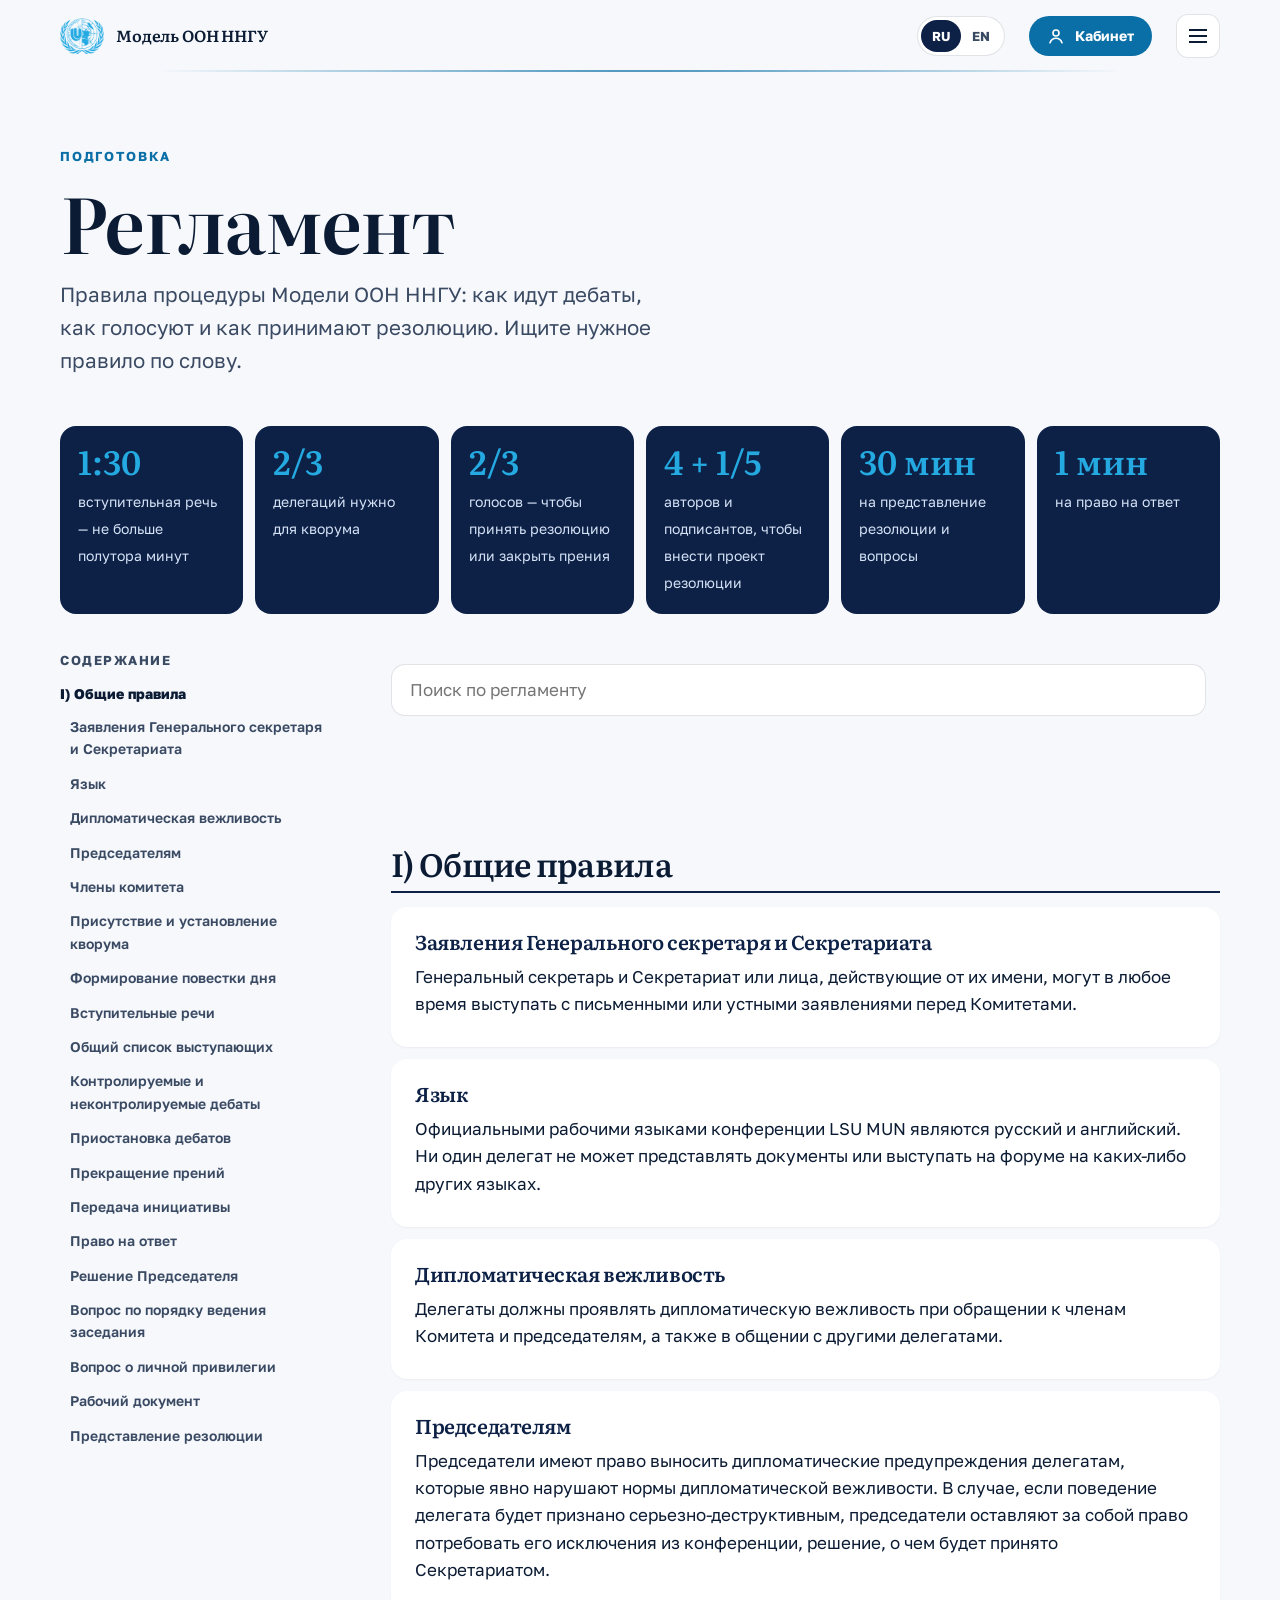
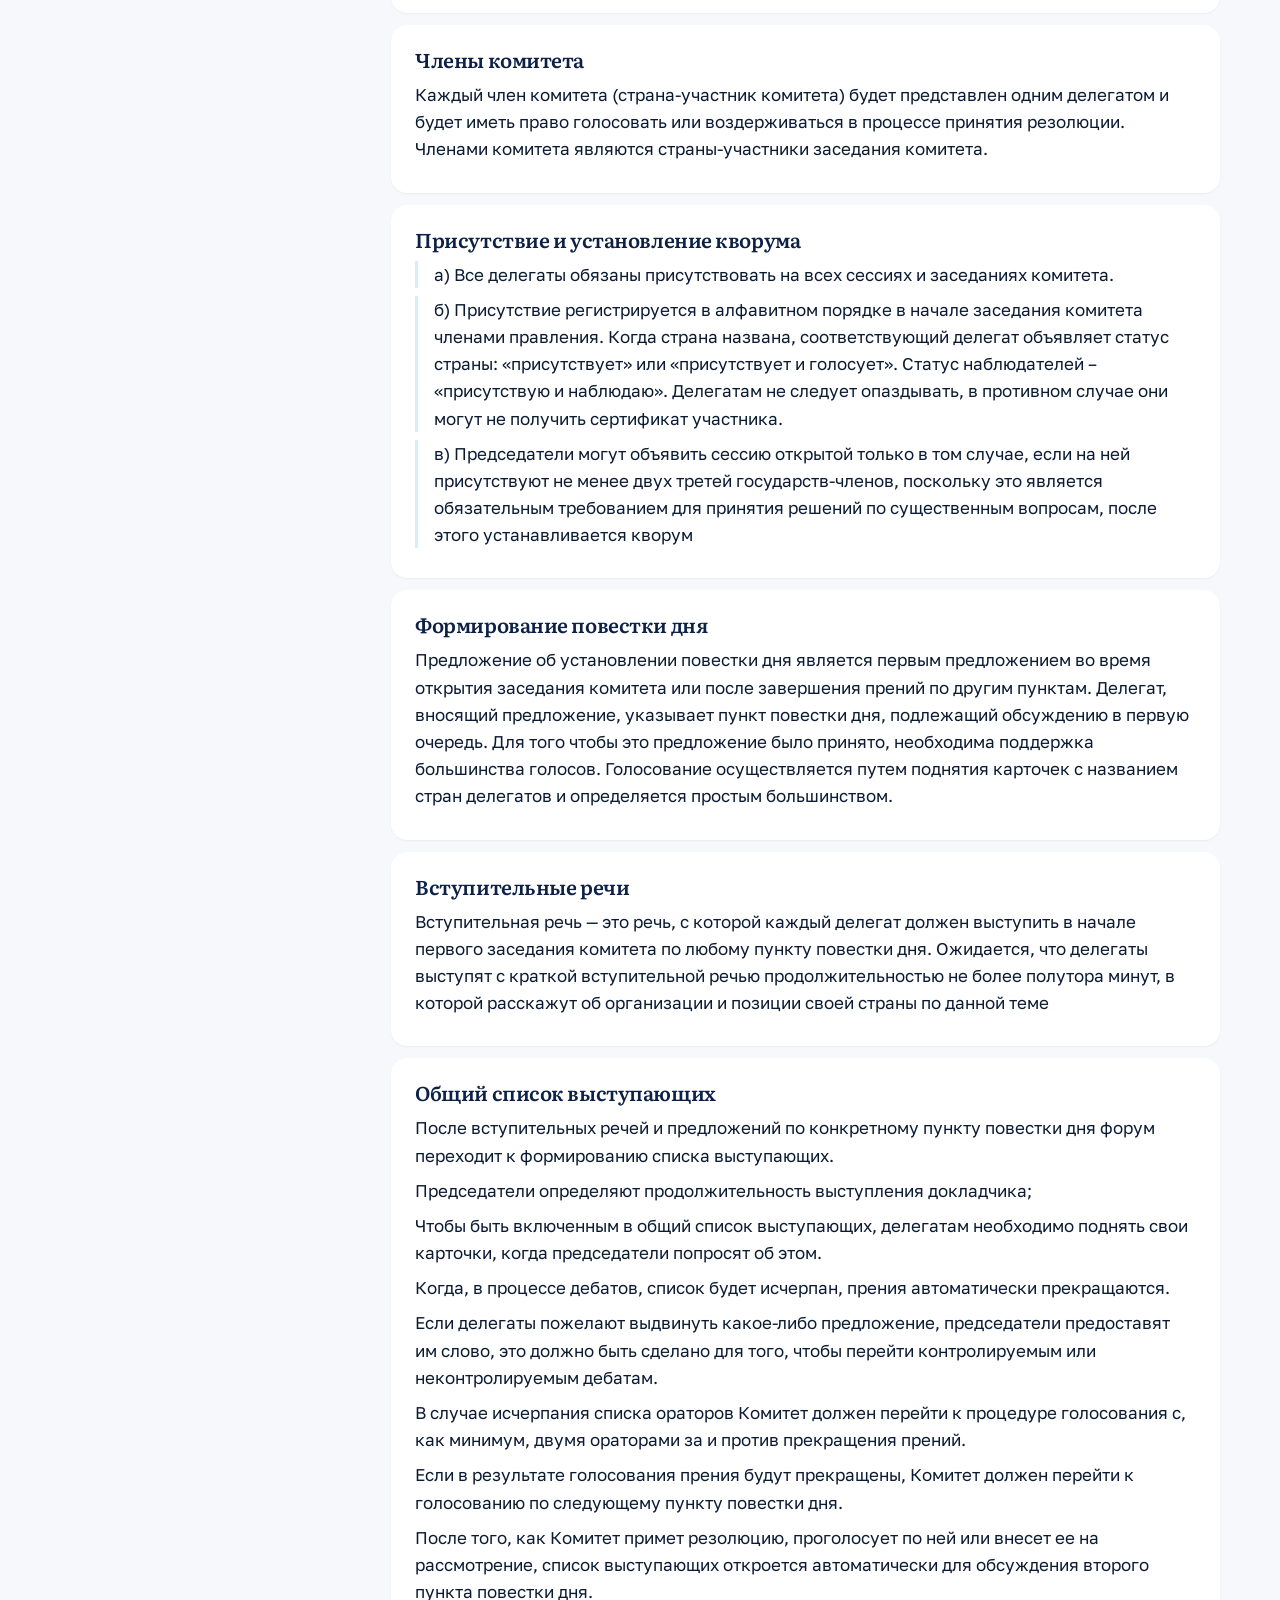
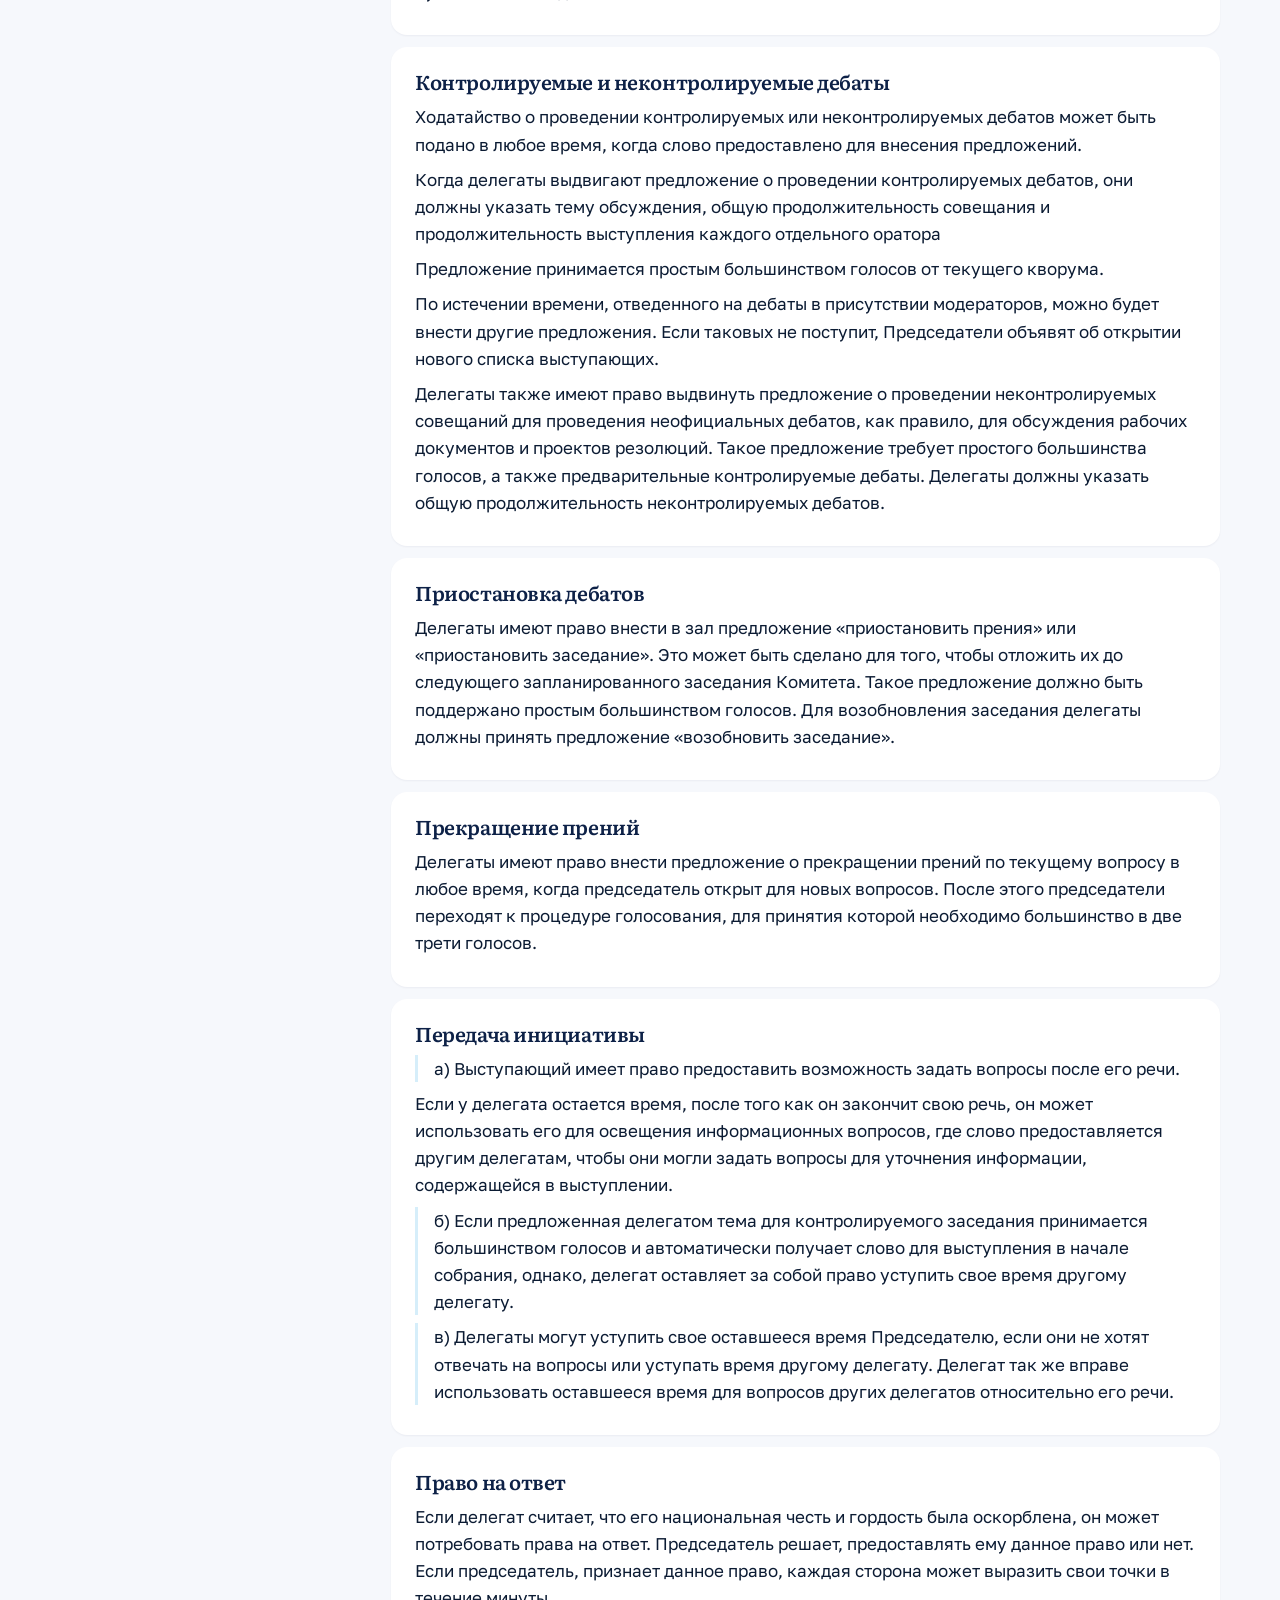
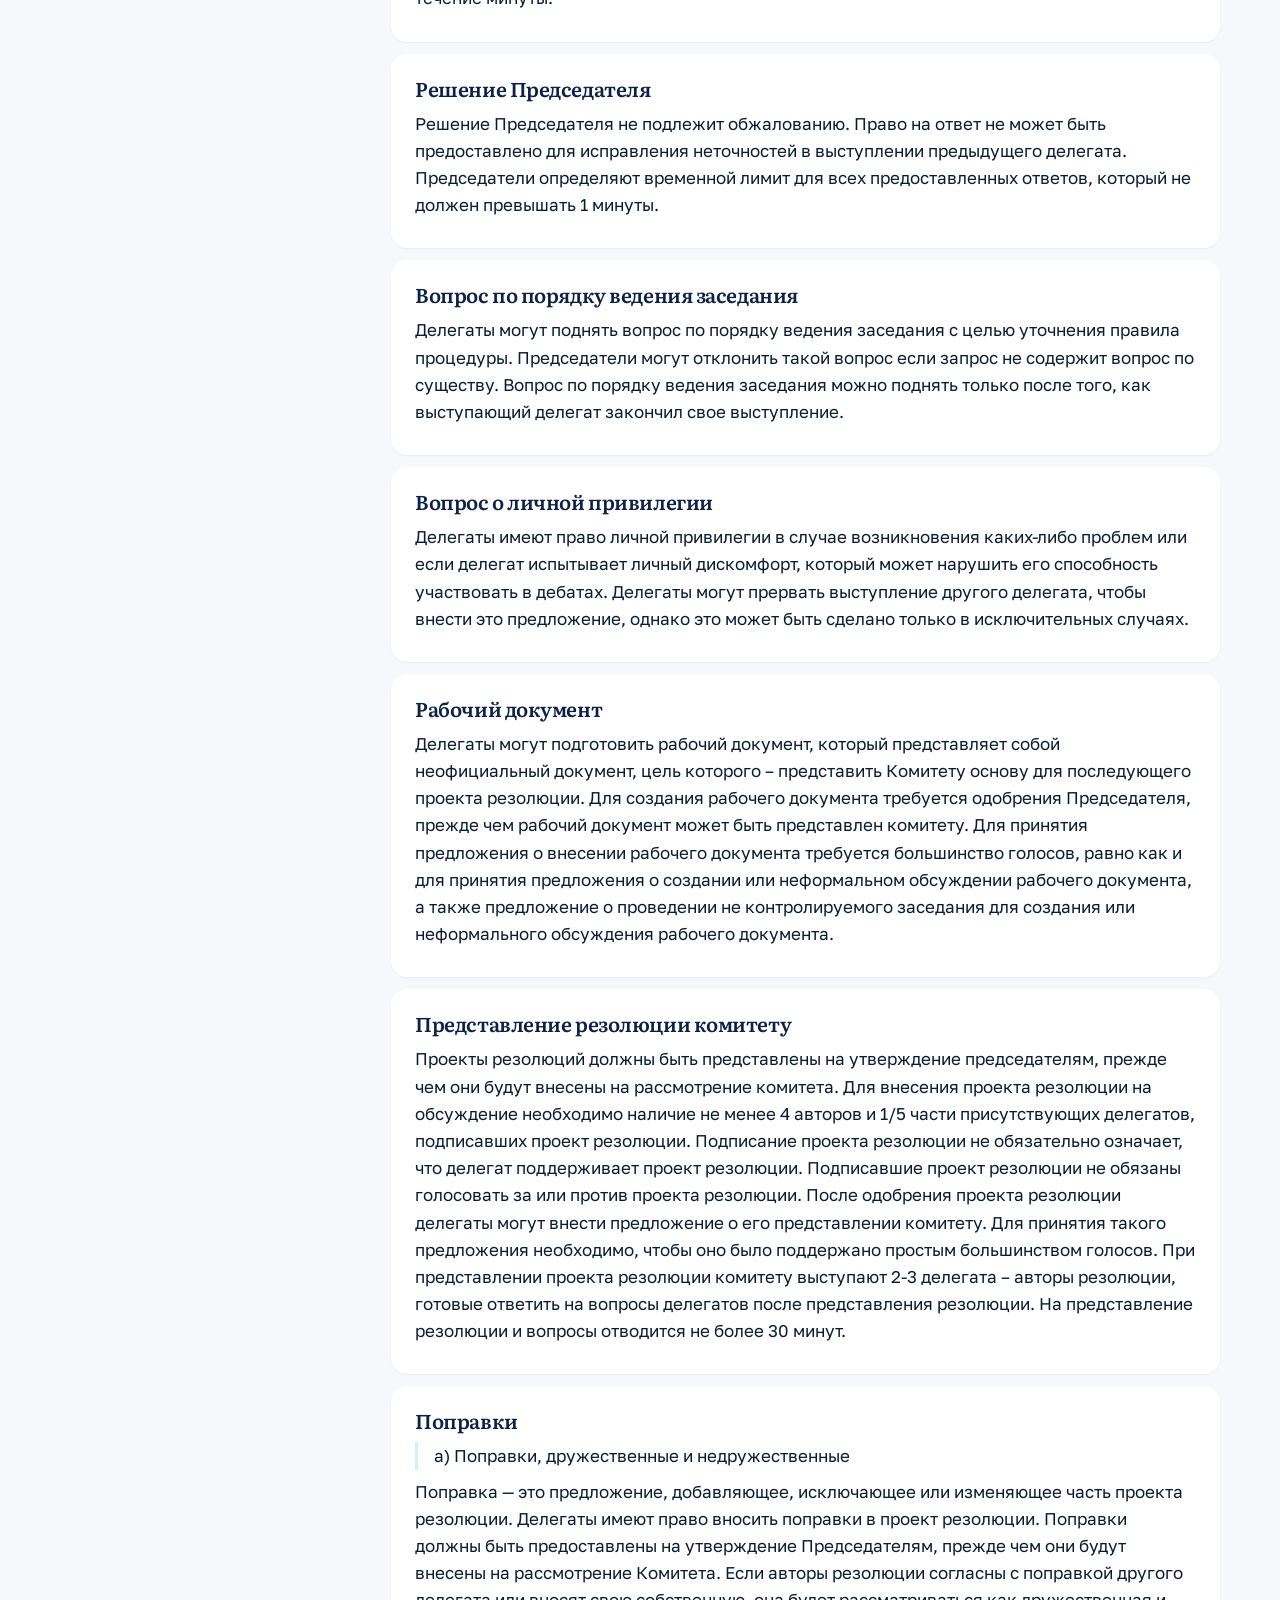
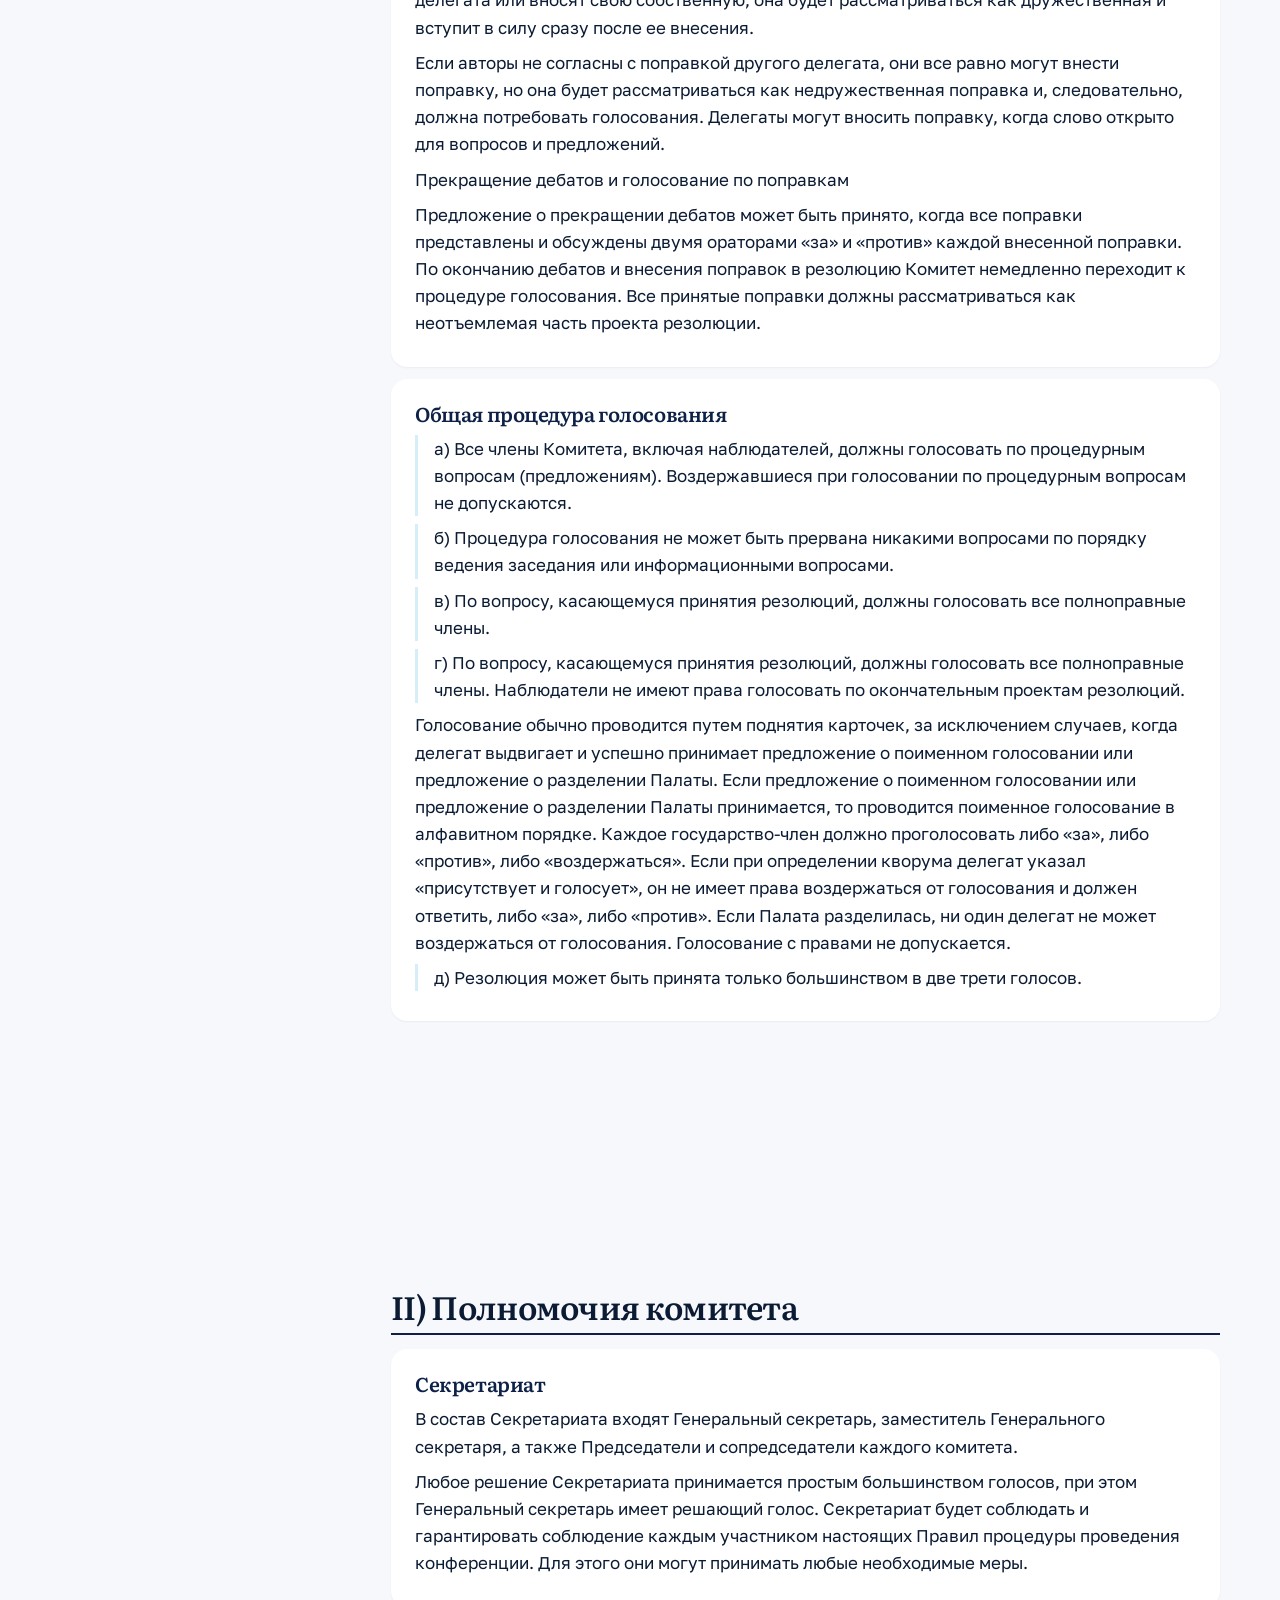
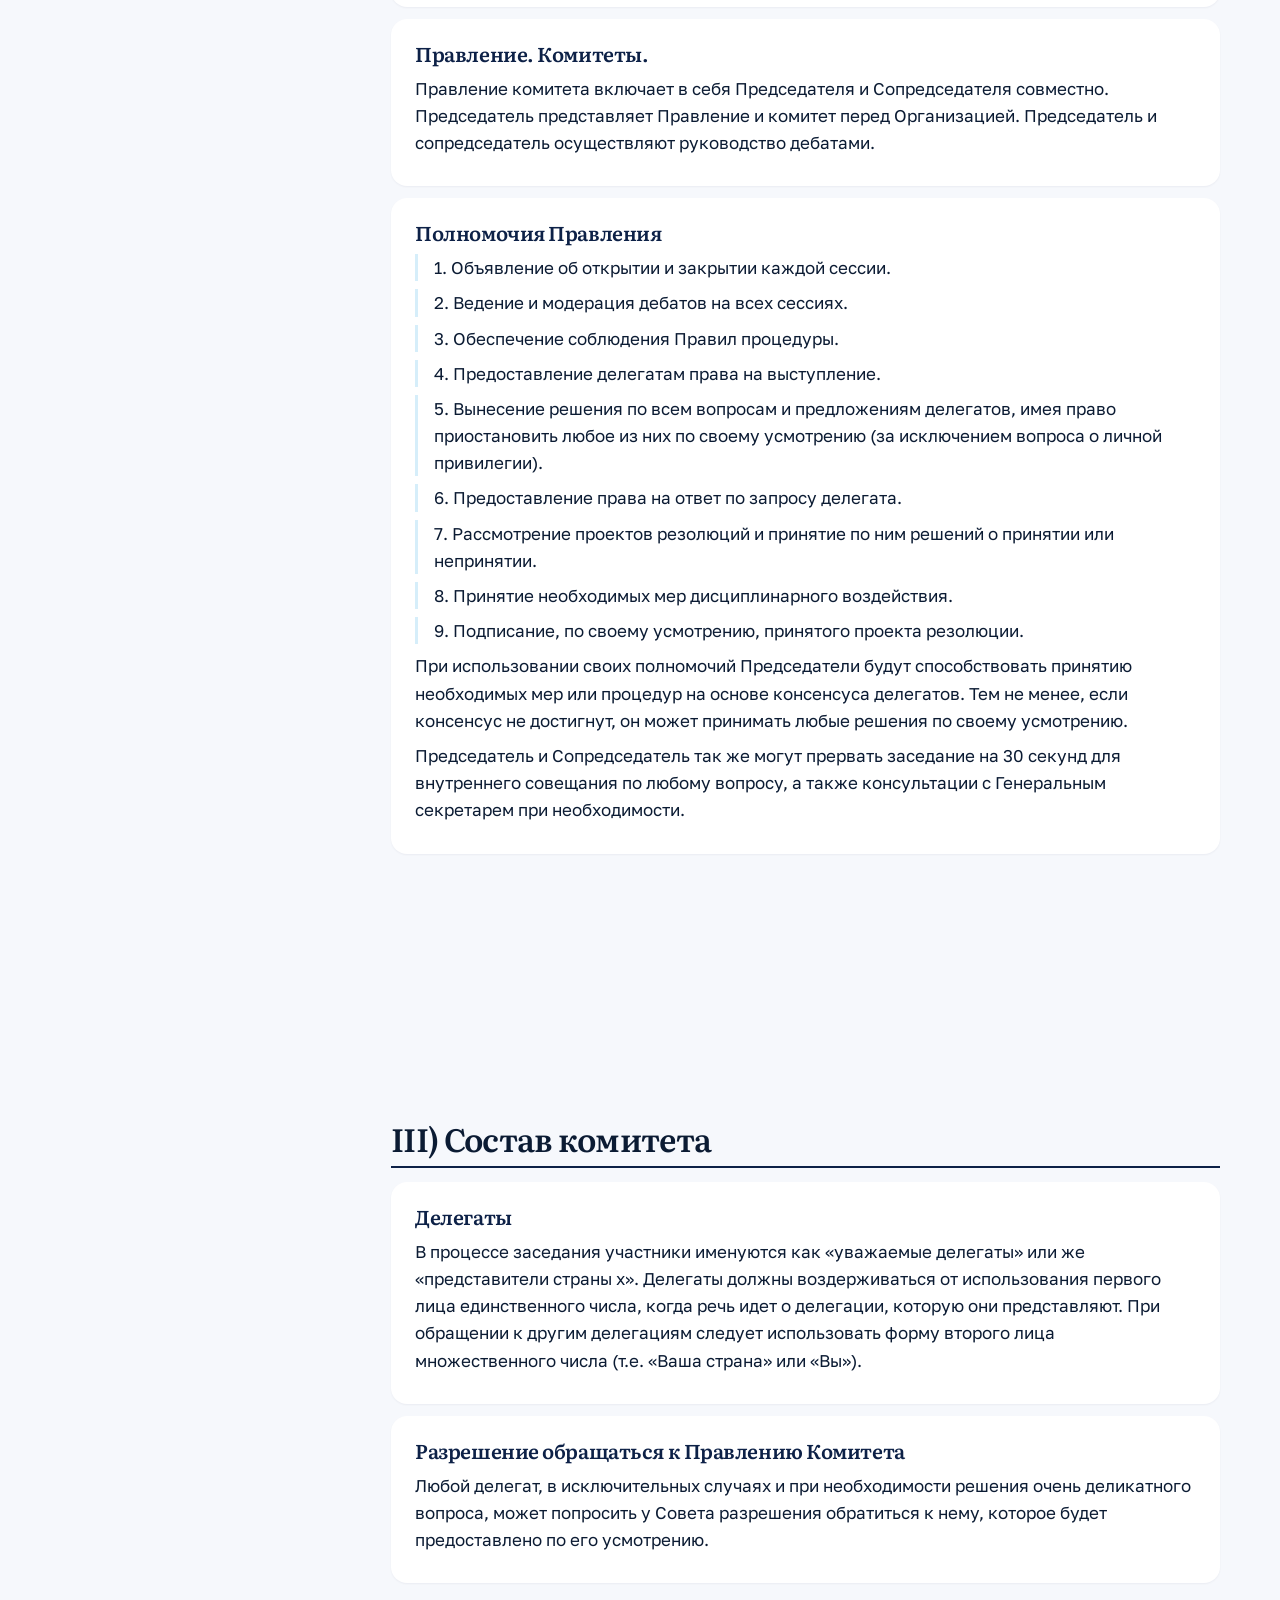
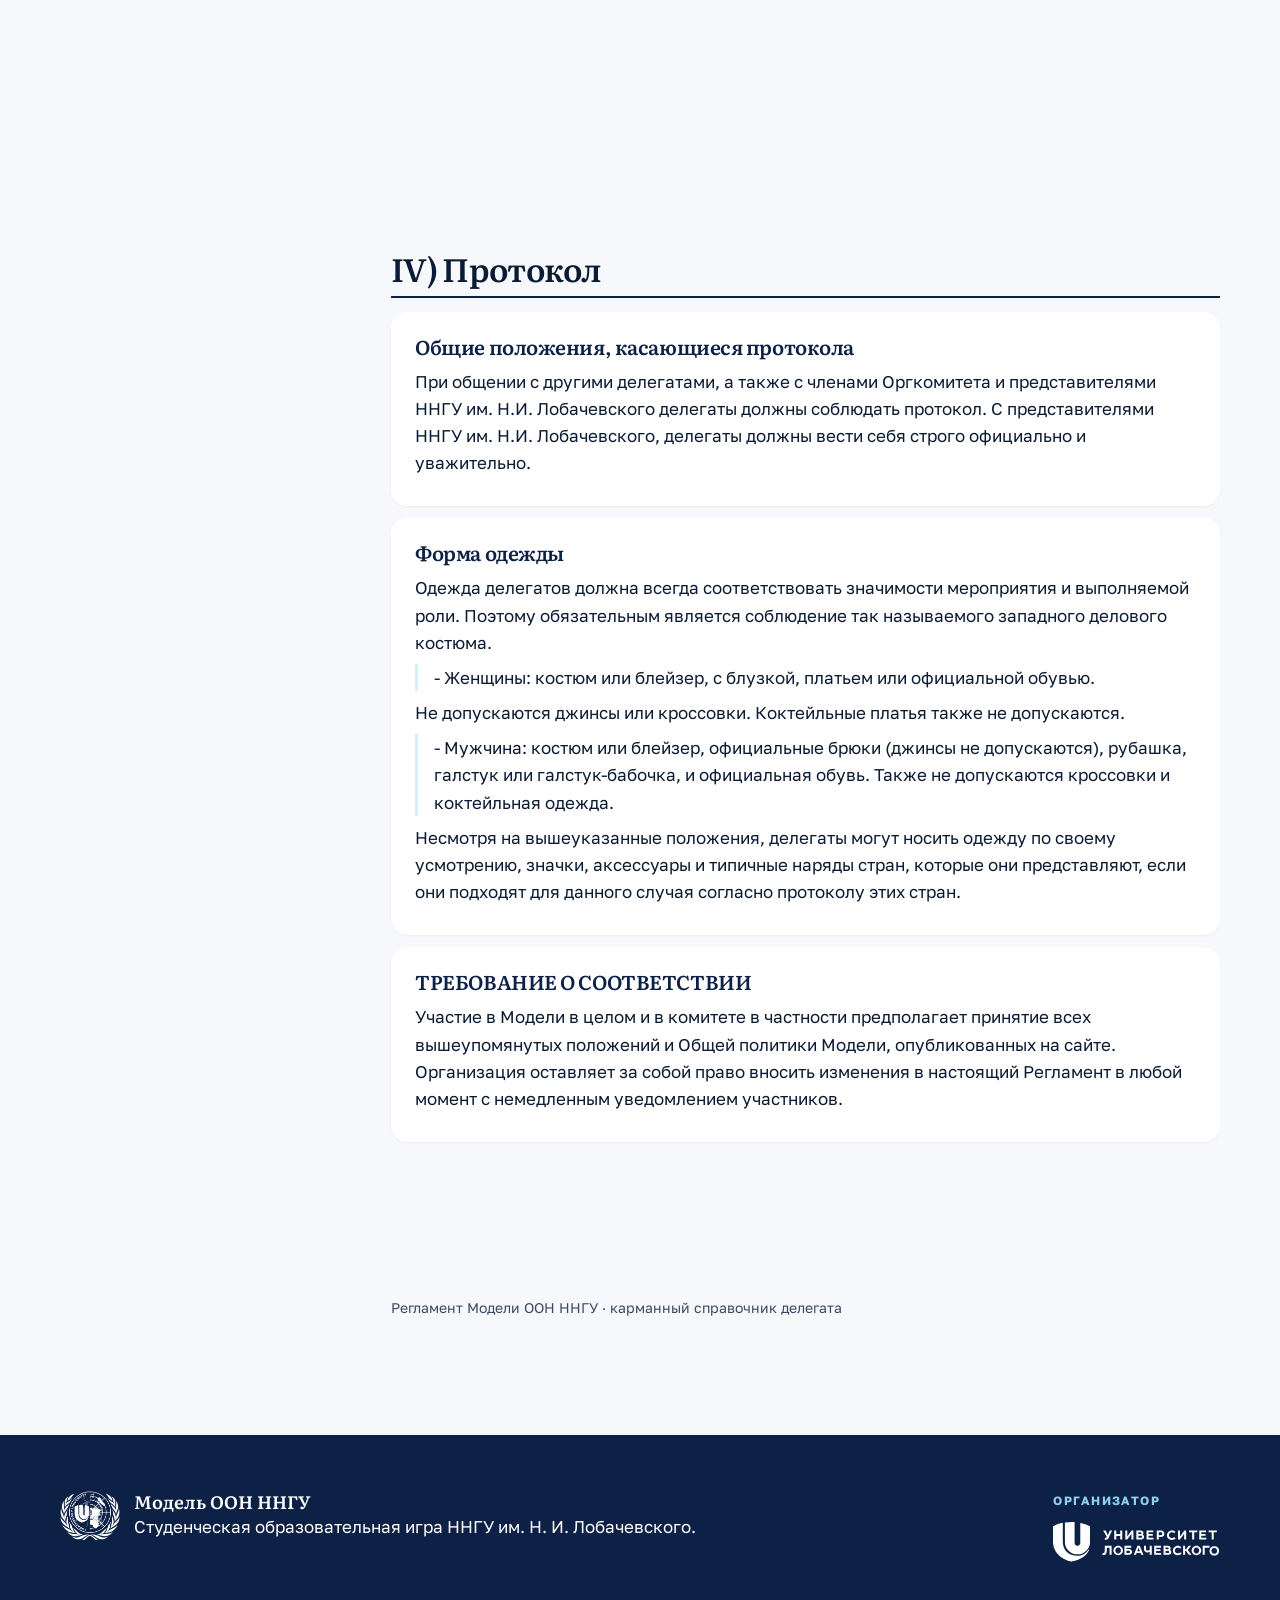
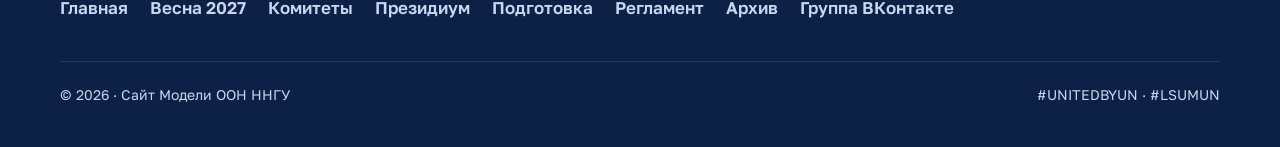
<file: rules.html>
<!doctype html>
<html lang="ru">
<head>
<meta charset="utf-8">
<meta name="viewport" content="width=device-width, initial-scale=1">
<title data-ru="Регламент · Модель ООН ННГУ" data-en="Rules of procedure · LSU Model UN">Регламент · Модель ООН ННГУ</title>
<meta name="description" content="Президиум Модели ООН ННГУ: генеральный секретарь и председатели комитетов.">
<link rel="icon" href="img/emblem.png">
<link rel="preconnect" href="https://fonts.googleapis.com"><link rel="preconnect" href="https://fonts.gstatic.com" crossorigin>
<link href="https://fonts.googleapis.com/css2?family=Golos+Text:wght@400;500;600;700;800&family=Literata:opsz,wght@7..72,500;7..72,600;7..72,700&display=swap" rel="stylesheet">
<link rel="stylesheet" href="css/style.css?v=1793033616">
</head>
<body data-page="rules">
<main>
  <section class="page-hero"><div class="wrap">
    <span class="kicker" data-i18n="prep.kicker"></span>
    <h1 data-i18n="rules.title"></h1>
    <p class="lead" data-i18n="rules.lead"></p>
  </div></section>
  <section style="padding-top:0"><div class="wrap" id="rules"></div></section>
</main>
<script src="js/data.js?v=1793033616"></script>
<script src="js/i18n.js"></script>
<script src="js/main.js?v=1793033616"></script>
<script src="js/rules-data.js?v=1793033616"></script>
<script src="js/rules.js?v=1793033616"></script>
</body>
</html>
</file>
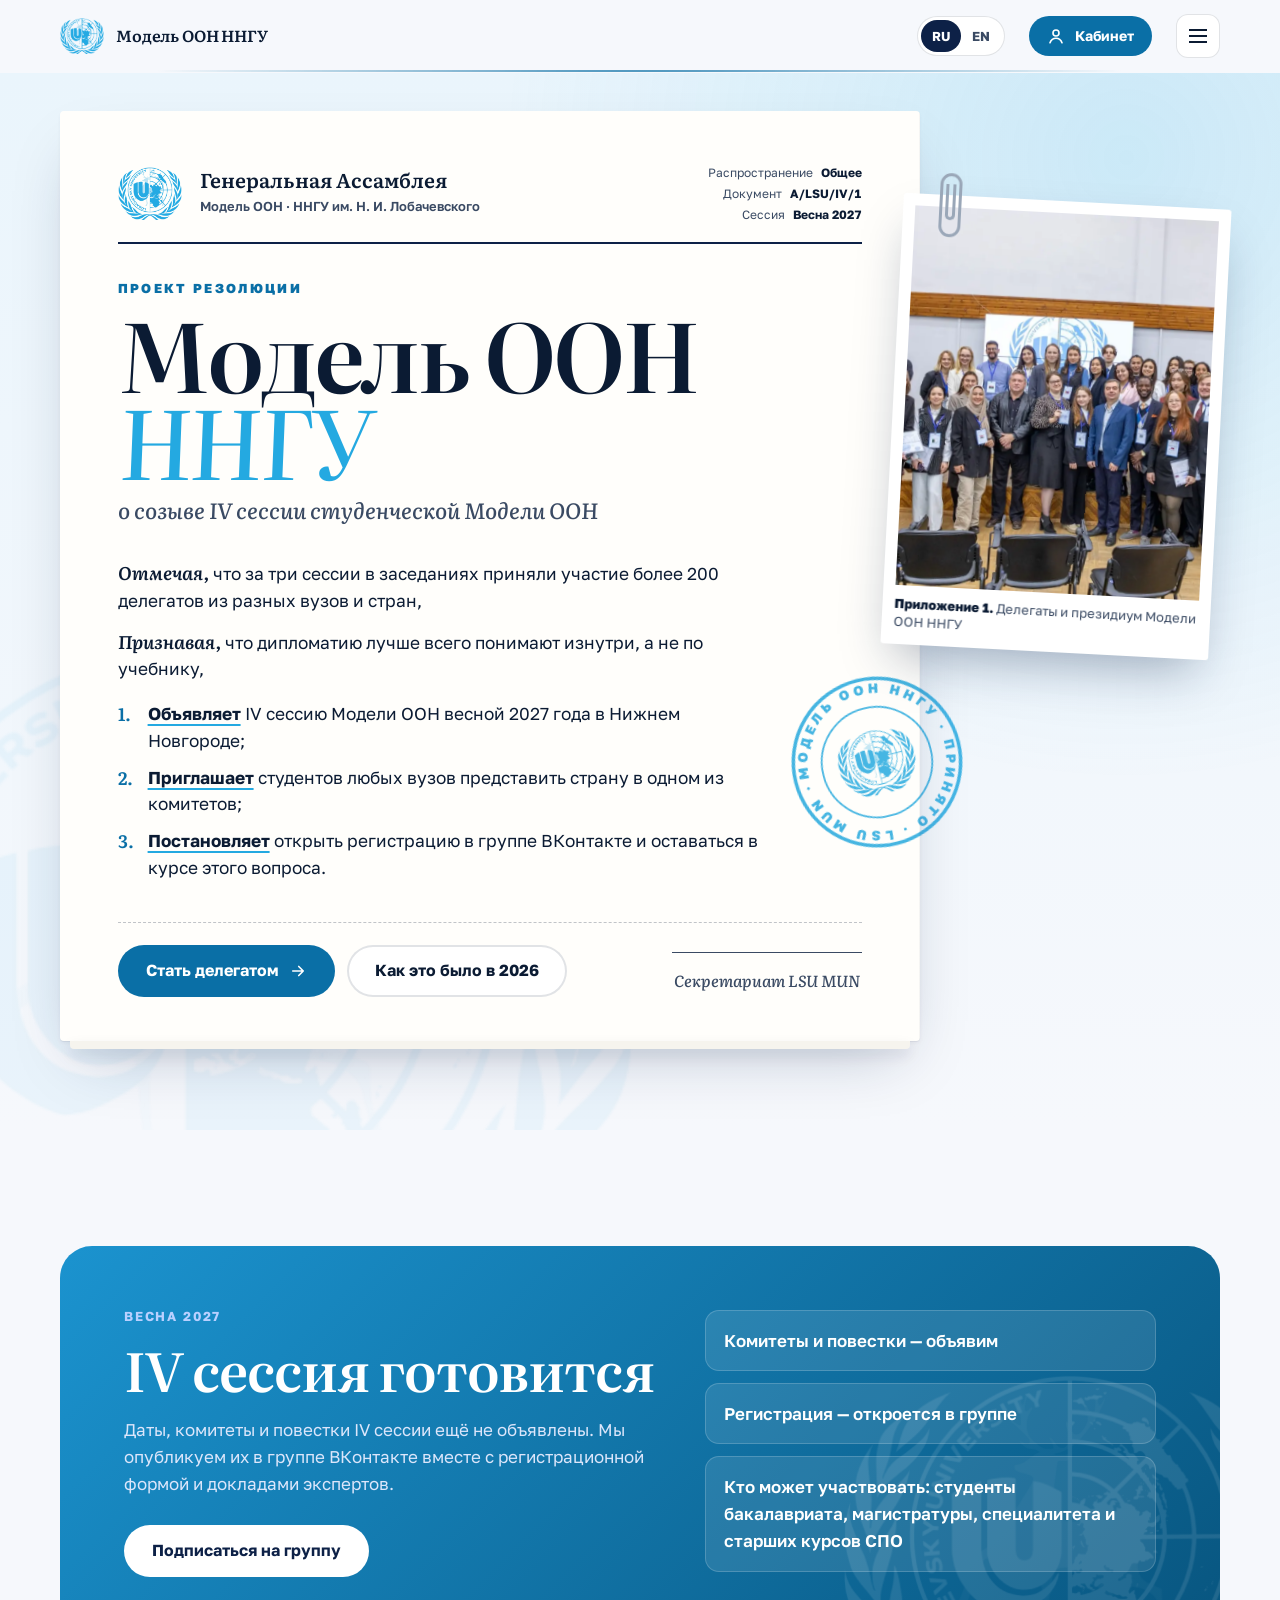
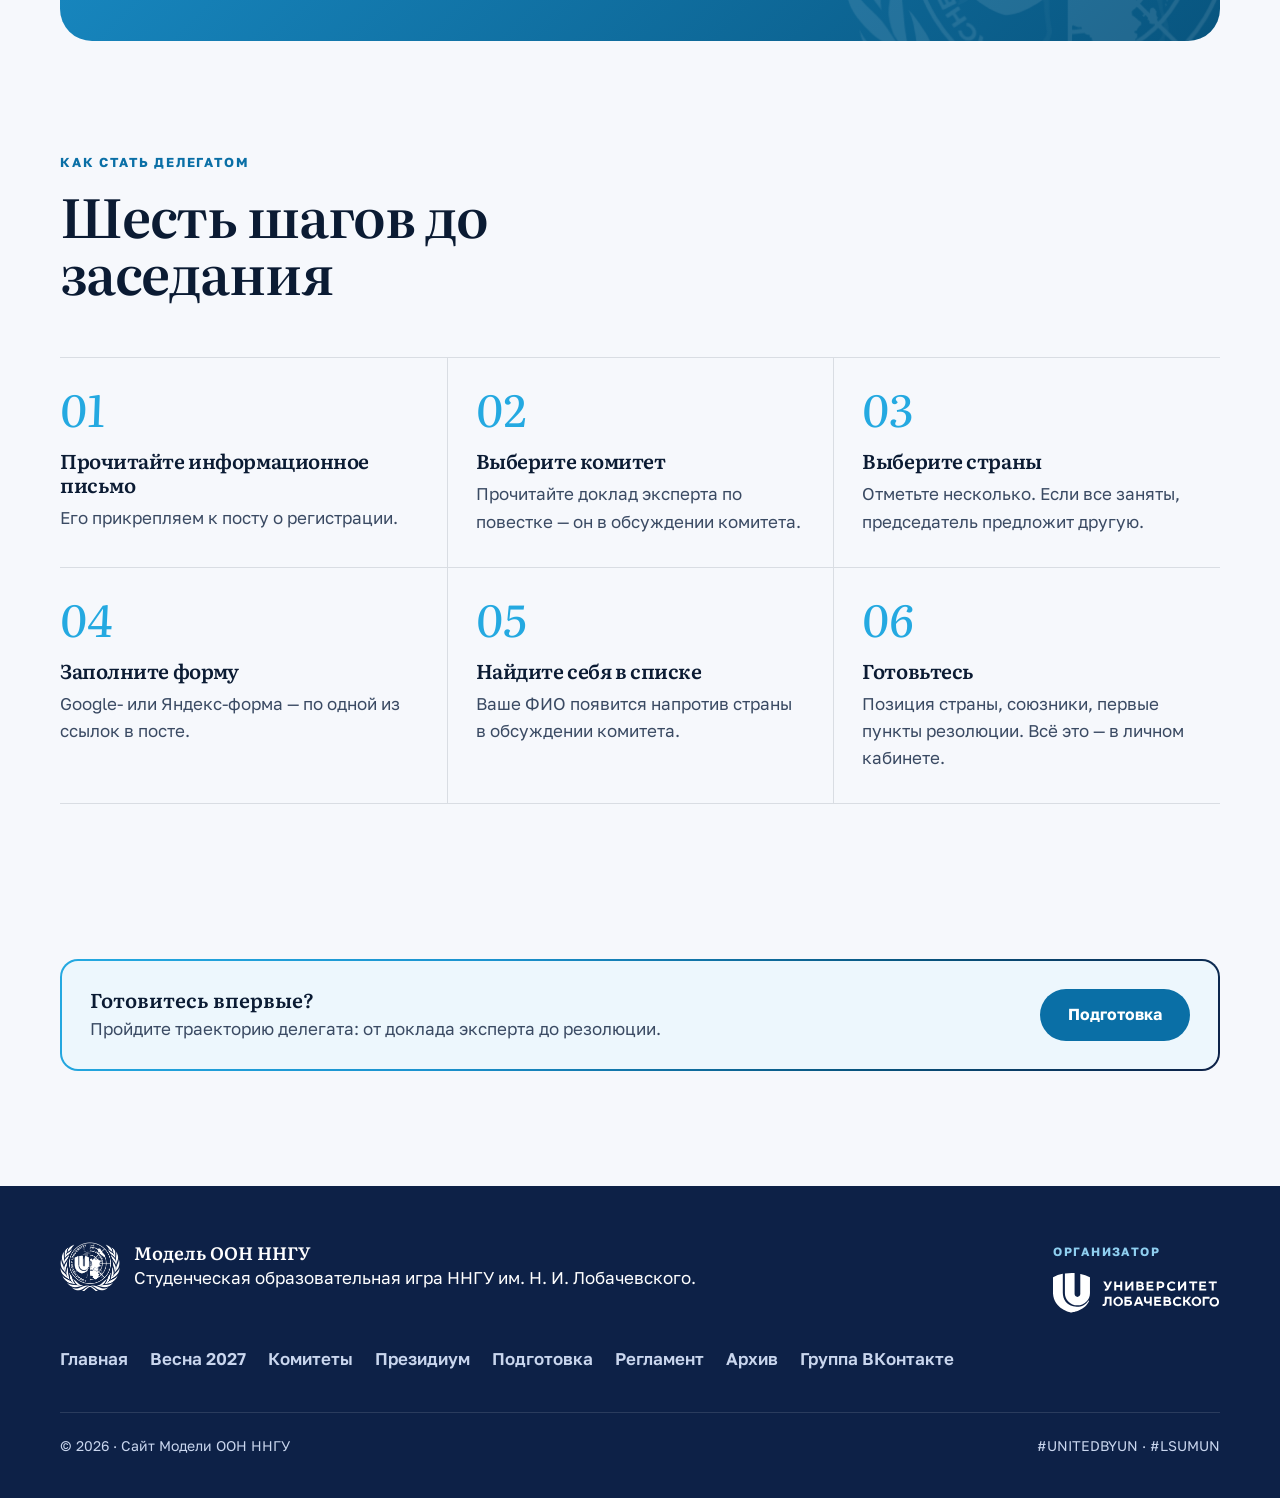
<file: spring2027.html>
<!doctype html>
<html lang="ru">
<head>
<meta charset="utf-8">
<meta name="viewport" content="width=device-width, initial-scale=1">
<title data-ru="Весна 2027 · Модель ООН ННГУ" data-en="Spring 2027 · LSU Model UN">Весна 2027 · Модель ООН ННГУ</title>
<meta name="description" content="Студенческая Модель ООН ННГУ им. Н. И. Лобачевского: комитеты, президиум, архив сессий. IV сессия — весна 2027.">
<link rel="icon" href="img/emblem.png">
<link rel="preconnect" href="https://fonts.googleapis.com"><link rel="preconnect" href="https://fonts.gstatic.com" crossorigin>
<link href="https://fonts.googleapis.com/css2?family=Golos+Text:wght@400;500;600;700;800&family=Literata:opsz,wght@7..72,500;7..72,600;7..72,700&display=swap" rel="stylesheet">
<link rel="stylesheet" href="css/style.css?v=1793033616">
</head>
<body data-page="spring">
<main>
  <section class="hero res-hero">
    <div class="wrap res-stage">
      <article class="res" aria-labelledby="res-title">
        <header class="res-top">
          <img src="img/emblem.webp" alt="">
          <div class="res-org"><b data-i18n="res.org"></b><span data-i18n="res.org2"></span></div>
          <dl class="res-meta">
            <div><dt data-i18n="res.dist"></dt><dd data-i18n="res.distV"></dd></div>
            <div><dt data-i18n="res.code"></dt><dd>A/LSU/IV/1</dd></div>
            <div><dt data-i18n="res.date"></dt><dd id="next-when"></dd></div>
          </dl>
        </header>
        <p class="res-kind" data-i18n="res.kind"></p>
        <h1 id="res-title"><span data-i18n="res.t1"></span> <em data-i18n="res.t2"></em></h1>
        <p class="res-sub" data-i18n="res.sub"></p>
        <div class="res-body">
          <p class="pre"><i data-i18n="res.p1v"></i> <span data-i18n="res.p1"></span></p>
          <p class="pre"><i data-i18n="res.p2v"></i> <span data-i18n="res.p2"></span></p>
          <ol class="ops">
            <li><b data-i18n="res.o1v"></b> <span data-i18n="res.o1"></span></li>
            <li><b data-i18n="res.o2v"></b> <span data-i18n="res.o2"></span></li>
            <li><b data-i18n="res.o3v"></b> <span data-i18n="res.o3"></span></li>
          </ol>
        </div>
        <footer class="res-foot">
          <a class="btn btn-primary" href="https://vk.com/lsumun" target="_blank" rel="noopener"><span data-i18n="hero.cta"></span><svg viewBox="0 0 24 24" fill="none" stroke="currentColor" stroke-width="2.2" stroke-linecap="round" stroke-linejoin="round" aria-hidden="true"><path d="M5 12h14M13 6l6 6-6 6"/></svg></a>
          <a class="btn btn-ghost" href="archive.html#s2026" data-i18n="hero.cta2"></a>
          <span class="res-sign"><span data-i18n="res.sign"></span></span>
        </footer>
        <div class="res-stamp" aria-hidden="true"><svg viewBox="0 0 200 200"><defs><path id="sc" d="M100,100 m-78,0 a78,78 0 1,1 156,0 a78,78 0 1,1 -156,0"/></defs><circle cx="100" cy="100" r="94" fill="none" stroke="currentColor" stroke-width="4"/><circle cx="100" cy="100" r="62" fill="none" stroke="currentColor" stroke-width="2"/><text><textPath href="#sc" id="stamp-text" textLength="484" lengthAdjust="spacing">МОДЕЛЬ ООН ННГУ · ПРИНЯТО · LSU MUN ·</textPath></text><image href="img/emblem.webp" x="56" y="56" width="88" height="88" preserveAspectRatio="xMidYMid meet"/></svg></div>
      </article>
      <figure class="res-attach">
        <span class="clip" aria-hidden="true"></span>
        <img src="img/p38.webp" alt="" data-i18n-alt="hero.caption" fetchpriority="high">
        <figcaption><span data-i18n="res.annex"></span> <span data-i18n="hero.caption"></span></figcaption>
      </figure>
    </div>
  </section>
  <section >
    <div class="wrap">
      <div class="next rv">
        <div>
          <span class="kicker" data-i18n="next.kicker"></span>
          <h2 data-i18n="next.title"></h2>
          <p data-i18n="next.text"></p>
          <a class="btn btn-light" href="https://vk.com/lsumun" target="_blank" rel="noopener" data-i18n="next.cta"></a>
        </div>
        <ul><li data-i18n="next.b1"></li><li data-i18n="next.b2"></li><li data-i18n="next.b3"></li></ul>
      </div>
    </div>
  </section>
  <section style="padding-top:0">
    <div class="wrap">
      <div class="sec-head"><div><span class="kicker" data-i18n="steps.kicker"></span><h2 data-i18n="steps.title"></h2></div></div>
      <div class="steps rv">
        <div class="step"><h3 data-i18n="steps.1t"></h3><p data-i18n="steps.1d"></p></div>
        <div class="step"><h3 data-i18n="steps.2t"></h3><p data-i18n="steps.2d"></p></div>
        <div class="step"><h3 data-i18n="steps.3t"></h3><p data-i18n="steps.3d"></p></div>
        <div class="step"><h3 data-i18n="steps.4t"></h3><p data-i18n="steps.4d"></p></div>
        <div class="step"><h3 data-i18n="steps.5t"></h3><p data-i18n="steps.5d"></p></div>
        <div class="step"><h3 data-i18n="steps.6t"></h3><p data-i18n="steps.6d"></p></div>
      </div>
    </div>
  </section>
  <section style="padding-top:0"><div class="wrap"><div class="join rv"><div><b data-i18n="sp.prepT"></b><span class="muted" data-i18n="sp.prepD"></span></div><a class="btn btn-primary" href="prepare.html" data-i18n="nav.prepare"></a></div></div></section>
</main>
<script src="js/data.js?v=1793033616"></script>
<script src="js/i18n.js"></script>
<script src="js/main.js?v=1793033616"></script>
<script>
  const stampTxt = () => { document.getElementById("stamp-text").textContent = LANG === "en" ? "LSU MODEL UN · ADOPTED · LSU MUN ·" : "МОДЕЛЬ ООН ННГУ · ПРИНЯТО · LSU MUN ·"; };
  onLang(() => { document.getElementById("next-when").textContent = L(MUN.next.short); stampTxt(); });
  const ap = window.applyLang; window.applyLang = () => { ap(); document.getElementById("next-when").textContent = L(MUN.next.short); stampTxt(); };
</script>
</body>
</html>
</file>
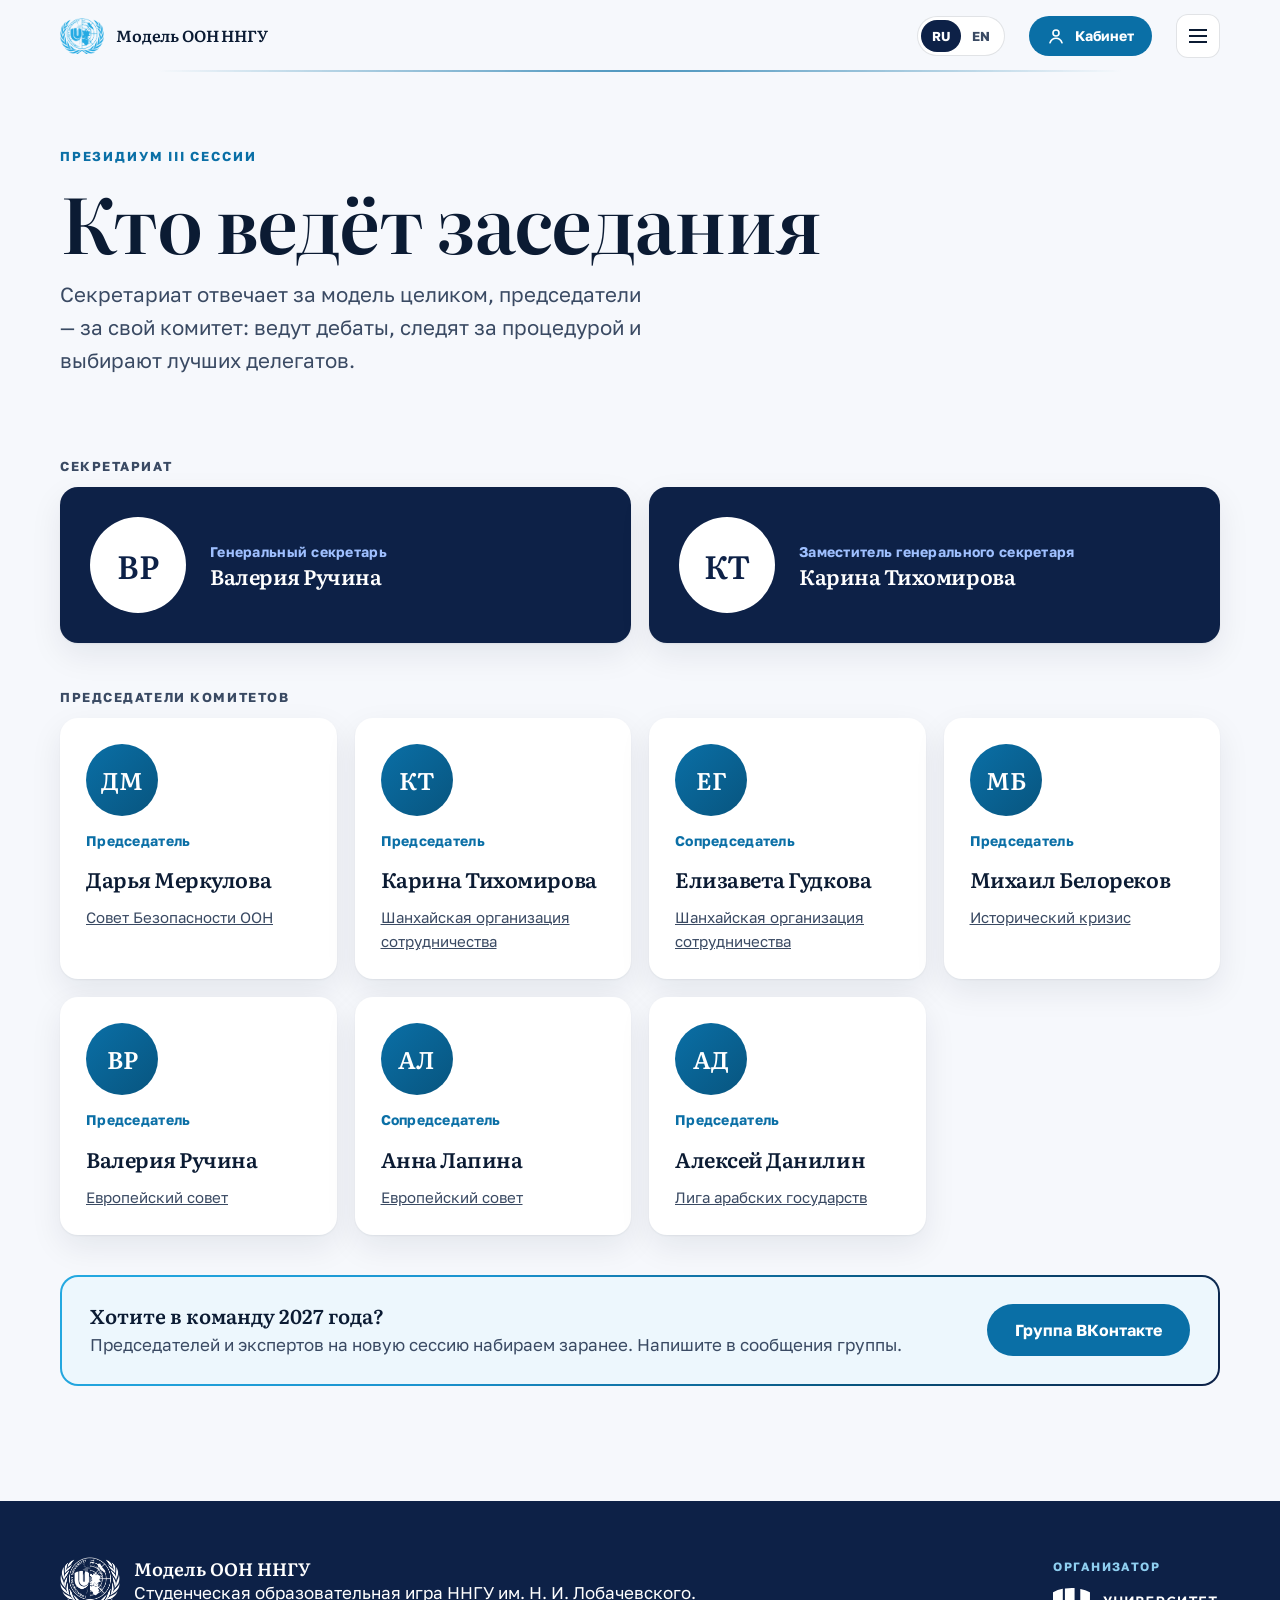
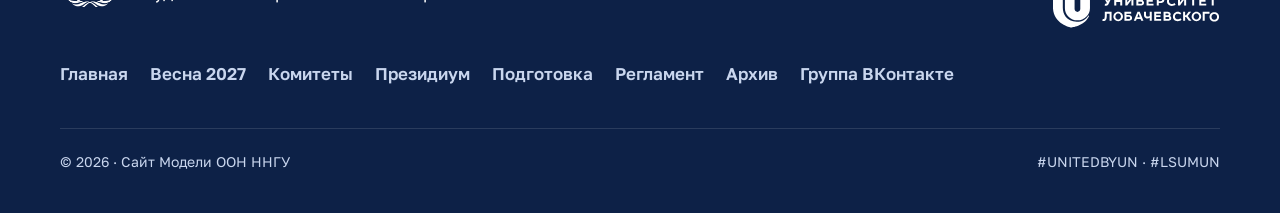
<file: team.html>
<!doctype html>
<html lang="ru">
<head>
<meta charset="utf-8">
<meta name="viewport" content="width=device-width, initial-scale=1">
<title data-ru="Президиум · Модель ООН ННГУ" data-en="Chairs · LSU Model UN">Президиум · Модель ООН ННГУ</title>
<meta name="description" content="Президиум Модели ООН ННГУ: генеральный секретарь и председатели комитетов.">
<link rel="icon" href="img/emblem.png">
<link rel="preconnect" href="https://fonts.googleapis.com"><link rel="preconnect" href="https://fonts.gstatic.com" crossorigin>
<link href="https://fonts.googleapis.com/css2?family=Golos+Text:wght@400;500;600;700;800&family=Literata:opsz,wght@7..72,500;7..72,600;7..72,700&display=swap" rel="stylesheet">
<link rel="stylesheet" href="css/style.css?v=1793033616">
</head>
<body data-page="team">
<main>
  <section class="page-hero"><div class="wrap">
    <span class="kicker" data-i18n="team.kicker"></span>
    <h1 data-i18n="team.title"></h1>
    <p class="lead" data-i18n="team.lead"></p>
  </div></section>
  <section style="padding-top:0"><div class="wrap">
    <div data-render="team"></div>
    <div class="join rv"><div><b data-i18n="team.join"></b><span class="muted" data-i18n="team.joinText"></span></div><a class="btn btn-primary" href="https://vk.com/im?sel=-225230050" target="_blank" rel="noopener" data-i18n="foot.vk"></a></div>
  </div></section>
</main>
<script src="js/data.js?v=1793033616"></script>
<script src="js/i18n.js"></script>
<script src="js/main.js?v=1793033616"></script>
</body>
</html>
</file>
<file: css/style.css>
/* Модель ООН ННГУ — общий стиль. Цвета взяты из эмблемы модели (синий ООН) и расписаний сессии. */
:root {
  --ink: #0b1b33;
  --ink-2: #3a4a63;
  --un: #24a9e1;
  --blue: #0a6fa6;
  --blue-deep: #08557f;
  --navy: #0d2147;
  --sky: #d6eefa;
  --sky-2: #edf7fd;
  --paper: #f6f8fc;
  --white: #fff;
  --line: rgba(11, 27, 51, 0.12);
  --ok: #1f8a5b;
  --warn: #b7791f;
  --bad: #c0392b;
  --r: 18px;
  --r-s: 10px;
  --wrap: 1240px;
  --gut: clamp(16px, 4vw, 40px);
  --head: "Literata", Georgia, serif;
  --body: "Golos Text", system-ui, sans-serif;
  --shadow: 0 1px 2px rgba(11, 27, 51, 0.06), 0 12px 32px rgba(11, 27, 51, 0.08);
}

* { box-sizing: border-box; margin: 0; padding: 0; }
html { scroll-behavior: smooth; -webkit-text-size-adjust: 100%; }
body { font: 400 17px/1.6 var(--body); color: var(--ink); background: var(--paper); overflow-x: hidden; }
img { display: block; max-width: 100%; }
a { color: inherit; }
button, input, select, textarea { font: inherit; color: inherit; }
:focus-visible { outline: 3px solid var(--blue); outline-offset: 3px; border-radius: 6px; }
::selection { background: var(--sky); }

.wrap { max-width: var(--wrap); margin: 0 auto; padding: 0 var(--gut); }
h1, h2, h3 { font-family: var(--head); font-weight: 600; letter-spacing: -0.022em; line-height: 1.06; font-optical-sizing: auto; }
h1 { font-size: clamp(40px, 7vw, 92px); }
h2 { font-size: clamp(30px, 4.2vw, 54px); }
h3 { font-size: clamp(20px, 2vw, 24px); line-height: 1.2; }
.kicker { font: 700 13px/1 var(--body); letter-spacing: 0.14em; text-transform: uppercase; color: var(--blue); margin-bottom: 18px; display: block; }
.lead { font-size: clamp(18px, 1.6vw, 21px); color: var(--ink-2); max-width: 46ch; }
.muted { color: var(--ink-2); }
section { padding: clamp(64px, 9vw, 120px) 0; }
.sec-head { display: grid; grid-template-columns: minmax(0, 1fr) minmax(0, 0.8fr); gap: 32px 64px; align-items: end; margin-bottom: clamp(32px, 5vw, 56px); }
.sec-head .lead { justify-self: end; }
@media (max-width: 820px) { .sec-head { grid-template-columns: 1fr; } .sec-head .lead { justify-self: start; } }

/* Кнопки */
.btn { display: inline-flex; align-items: center; gap: 10px; min-height: 52px; padding: 0 26px; border-radius: 999px; font-weight: 700; font-size: 16px; text-decoration: none; border: 2px solid transparent; cursor: pointer; transition: background 0.2s, color 0.2s, transform 0.15s, border-color 0.2s; }
.btn:active { transform: translateY(1px); }
.btn-primary { background: var(--blue); color: #fff; }
.btn-primary:hover { background: var(--blue-deep); }
.btn-ghost { border-color: var(--line); background: var(--white); }
.btn-ghost:hover { border-color: var(--blue); color: var(--blue); }
.btn-light { background: #fff; color: var(--navy); }
.btn-light:hover { background: var(--sky); }
.btn svg { width: 18px; height: 18px; }
.btn-s { min-height: 40px; padding: 0 16px; font-size: 14px; }

/* Шапка */
.site-head { position: sticky; top: 0; z-index: 50; background: rgba(246, 248, 252, 0.86); backdrop-filter: saturate(1.4) blur(14px); -webkit-backdrop-filter: saturate(1.4) blur(14px); border-bottom: 1px solid transparent; transition: border-color 0.2s; }
.site-head.scrolled { border-color: var(--line); }
.head-in { display: flex; align-items: center; gap: 24px; height: 72px; }
.brand { display: flex; align-items: center; gap: 12px; text-decoration: none; margin-right: auto; }
.brand img { width: 44px; height: 38px; object-fit: contain; }
.brand b { display: block; font: 600 16px/1.1 var(--head); letter-spacing: -0.01em; }
.brand small { display: block; font-size: 12px; color: var(--ink-2); font-weight: 600; }
.nav { display: flex; gap: 4px; }
.nav a { text-decoration: none; font-weight: 600; font-size: 15px; padding: 8px 14px; border-radius: 999px; color: var(--ink-2); }
.nav a:hover { color: var(--ink); background: var(--white); }
.nav a[aria-current="page"] { color: var(--blue); background: var(--sky-2); }
.lang { display: inline-flex; border: 1px solid var(--line); border-radius: 999px; padding: 3px; background: var(--white); }
.lang button { border: 0; background: none; font-weight: 700; font-size: 13px; padding: 6px 10px; border-radius: 999px; cursor: pointer; color: var(--ink-2); min-width: 40px; }
.lang button[aria-pressed="true"] { background: var(--navy); color: #fff; }
.burger { display: none; width: 44px; height: 44px; border-radius: 12px; border: 1px solid var(--line); background: var(--white); cursor: pointer; align-items: center; justify-content: center; }
.burger span, .burger span::before, .burger span::after { display: block; width: 18px; height: 2px; background: var(--ink); position: relative; transition: transform 0.2s; }
.burger span::before, .burger span::after { content: ""; position: absolute; left: 0; }
.burger span::before { top: -6px; } .burger span::after { top: 6px; }
@media (max-width: 1020px) {
  .nav { display: none; position: absolute; top: 72px; left: 0; right: 0; flex-direction: column; padding: 12px var(--gut) 20px; background: var(--paper); border-bottom: 1px solid var(--line); }
  .nav.open { display: flex; }
  .nav a { padding: 14px 12px; font-size: 18px; }
  .burger { display: inline-flex; }
  .head-cab span { display: none; }
}
@media (max-width: 520px) { .brand small { display: none; } .head-in { gap: 10px; } .head-cab.btn { padding: 0 14px; } }

/* Первый экран */
.hero { padding: clamp(28px, 4vw, 48px) 0 clamp(56px, 7vw, 96px); }
.hero-grid { display: grid; grid-template-columns: minmax(0, 1fr) minmax(0, 1.05fr); gap: clamp(28px, 4vw, 56px); align-items: center; }
.hero h1 { margin-bottom: 22px; }
.hero h1 em { font-style: normal; color: var(--blue); }
.hero .lead { margin-bottom: 30px; }
.hero-actions { display: flex; flex-wrap: wrap; gap: 12px; }
.hero-next { margin-top: 32px; display: flex; gap: 16px; align-items: center; padding: 16px 20px; background: var(--white); border-radius: var(--r); box-shadow: var(--shadow); max-width: 480px; }
.hero-next .dot { width: 12px; height: 12px; border-radius: 50%; background: var(--un); box-shadow: 0 0 0 6px var(--sky); flex: none; animation: pulse 2.4s ease-in-out infinite; }
.hero-next small { display: block; font-size: 13px; color: var(--ink-2); font-weight: 600; }
.hero-next b { font-family: var(--head); font-weight: 600; font-size: 18px; }
@keyframes pulse { 50% { box-shadow: 0 0 0 11px rgba(220, 232, 251, 0.4); } }
.hero-photo { position: relative; }
.hero-photo img { width: 100%; aspect-ratio: 4 / 3.3; object-fit: cover; border-radius: 28px; }
.hero-photo figcaption { position: absolute; left: 16px; bottom: 16px; background: rgba(13, 33, 71, 0.78); color: #fff; font-size: 13px; font-weight: 600; padding: 8px 14px; border-radius: 999px; backdrop-filter: blur(6px); }
.hero-emblem { position: absolute; right: -18px; top: -26px; width: 132px; padding: 16px; background: #fff; border-radius: 50%; box-shadow: var(--shadow); aspect-ratio: 1; display: grid; place-items: center; }
@media (max-width: 900px) {
  .hero-grid { grid-template-columns: 1fr; }
  .hero-photo { order: -1; }
  .hero-emblem { width: 92px; right: 8px; top: -18px; }
}

/* Цифры */
.stats { background: var(--navy); color: #fff; padding: clamp(40px, 6vw, 72px) 0; }
.stats-grid { display: grid; grid-template-columns: repeat(4, 1fr); gap: 32px; }
.stat b { display: block; font: 600 clamp(52px, 6.4vw, 92px)/1 var(--head); letter-spacing: -0.03em; color: #fff; }
.stat span { display: block; margin-top: 10px; color: #a9d8f2; font-weight: 600; max-width: 22ch; }
@media (max-width: 820px) { .stats-grid { grid-template-columns: repeat(2, 1fr); } }

/* О модели */
.about-grid { display: grid; grid-template-columns: minmax(0, 1fr) minmax(0, 1fr); gap: clamp(32px, 5vw, 80px); align-items: start; }
.about-text p { margin-bottom: 18px; font-size: 18px; }
.about-text p:first-child { font-size: clamp(20px, 2vw, 24px); font-weight: 600; line-height: 1.45; }
.about-photos { display: grid; grid-template-columns: 1fr 1fr; gap: 14px; }
.about-photos img { width: 100%; height: 100%; object-fit: cover; border-radius: var(--r); }
.about-photos img:first-child { grid-column: span 2; aspect-ratio: 16 / 9; }
.about-photos img:not(:first-child) { aspect-ratio: 1; }
@media (max-width: 860px) { .about-grid { grid-template-columns: 1fr; } }

/* Следующая сессия */
.next { background: linear-gradient(135deg, #1b93cf 0%, var(--blue-deep) 100%); color: #fff; border-radius: 32px; padding: clamp(32px, 5vw, 64px); position: relative; overflow: hidden; display: grid; grid-template-columns: minmax(0, 1.2fr) minmax(0, 1fr); gap: 40px; }
.next::after { content: ""; position: absolute; right: -80px; bottom: -120px; width: 460px; height: 400px; background: url(../img/emblem-white.webp) center / contain no-repeat; opacity: 0.1; pointer-events: none; }
.next .kicker { color: #b9d0ff; }
.next h2 { margin-bottom: 18px; }
.next p { color: #dce6fb; margin-bottom: 28px; max-width: 52ch; }
.next ul { list-style: none; display: grid; gap: 12px; align-content: start; position: relative; z-index: 1; }
.next li { background: rgba(255, 255, 255, 0.1); border: 1px solid rgba(255, 255, 255, 0.18); border-radius: 14px; padding: 16px 18px; font-weight: 600; }
@media (max-width: 860px) { .next { grid-template-columns: 1fr; } }

/* Комитеты: карточки */
.com-grid { display: grid; grid-template-columns: repeat(6, 1fr); gap: 18px; }
.com-card { grid-column: span 2; background: var(--white); border-radius: var(--r); overflow: hidden; box-shadow: var(--shadow); display: flex; flex-direction: column; text-decoration: none; transition: transform 0.25s, box-shadow 0.25s; }
.com-card:nth-child(1), .com-card:nth-child(2) { grid-column: span 3; }
.com-card:hover { transform: translateY(-4px); box-shadow: 0 2px 4px rgba(11, 27, 51, 0.06), 0 24px 48px rgba(11, 27, 51, 0.14); }
.com-card .ph { position: relative; aspect-ratio: 16 / 9; overflow: hidden; background: var(--sky); }
.com-card .ph img { width: 100%; height: 100%; object-fit: cover; transition: transform 0.5s; }
.com-card:hover .ph img { transform: scale(1.04); }
.com-card .body { padding: 22px 22px 24px; display: flex; flex-direction: column; gap: 10px; flex: 1; }
.com-card .agenda { color: var(--ink-2); font-size: 16px; }
.com-card .meta { margin-top: auto; padding-top: 12px; display: flex; flex-wrap: wrap; gap: 8px; }
.tag { display: inline-flex; align-items: center; gap: 6px; font-size: 13px; font-weight: 700; padding: 5px 11px; border-radius: 999px; background: var(--sky-2); color: var(--blue-deep); }
.tag.en { background: #fff1d6; color: #7a4b00; }
.placard-tag { position: absolute; left: 14px; bottom: 14px; background: #fff; color: var(--navy); font: 700 15px/1 var(--head); padding: 10px 14px; border-radius: 8px; box-shadow: 0 6px 16px rgba(0, 0, 0, 0.2); border-top: 4px solid var(--un); }
@media (max-width: 960px) { .com-card, .com-card:nth-child(1), .com-card:nth-child(2) { grid-column: span 3; } }
@media (max-width: 640px) { .com-grid { grid-template-columns: 1fr; } .com-card, .com-card:nth-child(1), .com-card:nth-child(2) { grid-column: auto; } }

/* Шаги */
.steps { counter-reset: s; display: grid; grid-template-columns: repeat(3, 1fr); gap: 0; border-top: 1px solid var(--line); }
.step { counter-increment: s; padding: 28px 28px 32px 0; border-bottom: 1px solid var(--line); position: relative; }
.step:not(:nth-child(3n + 1)) { padding-left: 28px; border-left: 1px solid var(--line); }
.step::before { content: counter(s, decimal-leading-zero); display: block; font: 500 44px/1 var(--head); color: var(--un); margin-bottom: 18px; font-style: italic; }
.step h3 { margin-bottom: 8px; font-size: 20px; }
.step p { color: var(--ink-2); }
@media (max-width: 860px) {
  .steps { grid-template-columns: 1fr 1fr; }
  .step, .step:not(:nth-child(3n + 1)) { padding: 24px 20px 26px 0; border-left: 0; }
  .step:nth-child(2n) { padding-left: 20px; border-left: 1px solid var(--line); }
}
@media (max-width: 520px) { .steps { grid-template-columns: 1fr; } .step:nth-child(2n) { padding-left: 0; border-left: 0; } }

/* Табличка — живая игрушка */
.plac-wrap { background: var(--white); border-radius: 32px; box-shadow: var(--shadow); display: grid; grid-template-columns: minmax(0, 0.9fr) minmax(0, 1.1fr); overflow: hidden; }
.plac-form { padding: clamp(28px, 4vw, 52px); display: grid; gap: 16px; align-content: start; }
.plac-form h2 { font-size: clamp(28px, 3.4vw, 42px); }
.field { display: grid; gap: 6px; }
.field label { font-size: 14px; font-weight: 700; color: var(--ink-2); }
.field input, .field select, .field textarea { min-height: 50px; border: 1.5px solid var(--line); border-radius: 12px; padding: 10px 14px; background: var(--paper); width: 100%; }
.field textarea { min-height: 110px; resize: vertical; }
.field input:focus, .field select:focus, .field textarea:focus { outline: none; border-color: var(--blue); background: #fff; }
.plac-stage { background: radial-gradient(ellipse at 50% 120%, #2f4b7e 0%, var(--navy) 60%); min-height: 460px; position: relative; display: grid; place-items: end center; padding: 40px 24px 0; overflow: hidden; }
.plac-stage::before { content: ""; position: absolute; inset: auto 0 0 0; height: 34%; background: linear-gradient(180deg, #7b5a3c, #5c4029); box-shadow: inset 0 6px 0 #8f6b49; }
.placard { position: relative; z-index: 2; width: min(420px, 90%); background: #fff; border-radius: 6px 6px 0 0; padding: 26px 24px 30px; text-align: center; transform-origin: 50% 100%; transition: transform 0.55s cubic-bezier(0.2, 0.9, 0.3, 1.3); box-shadow: 0 -2px 0 rgba(0, 0, 0, 0.04), 0 20px 40px rgba(0, 0, 0, 0.35); margin-bottom: 18%; }
.placard::before { content: ""; position: absolute; left: 0; right: 0; top: 0; height: 8px; background: var(--un); border-radius: 6px 6px 0 0; }
.placard img { width: 56px; height: 48px; object-fit: contain; margin: 4px auto 10px; }
.placard .pc { font: 700 clamp(26px, 3.6vw, 40px)/1.05 var(--head); color: var(--navy); letter-spacing: -0.02em; text-transform: uppercase; word-break: break-word; }
.placard .pn { margin-top: 10px; font-weight: 700; color: var(--ink-2); font-size: 15px; }
.placard .pk { margin-top: 4px; font-size: 13px; color: var(--blue); font-weight: 700; letter-spacing: 0.08em; text-transform: uppercase; }
.placard.up { transform: translateY(-46px) rotate(-3deg); }
.plac-stage .hand { position: absolute; z-index: 1; bottom: 26%; left: 50%; width: 14px; height: 0; background: #d9b48f; transition: height 0.55s cubic-bezier(0.2, 0.9, 0.3, 1.3); border-radius: 6px; transform: translateX(-50%); }
.plac-stage.raised .hand { height: 70px; }
@media (max-width: 860px) { .plac-wrap { grid-template-columns: 1fr; } .plac-stage { min-height: 360px; } }

/* Приветствия */
.greet-grid { display: grid; grid-template-columns: minmax(0, 1.25fr) minmax(0, 1fr); gap: 18px; }
.greet { background: var(--white); border-radius: var(--r); box-shadow: var(--shadow); padding: clamp(22px, 3vw, 32px); display: grid; grid-template-columns: 112px 1fr; gap: 22px; align-items: start; }
.greet.lead-g { grid-row: span 2; grid-template-columns: 1fr; background: var(--navy); color: #fff; padding: 0; overflow: hidden; }
.greet .gph { width: 112px; aspect-ratio: 4 / 5; border-radius: 14px; background: var(--sky-2) center / cover; display: grid; place-items: center; color: var(--blue); font: 600 30px/1 var(--head); border: 2px dashed rgba(40, 98, 200, 0.3); }
.greet .gph.has { border: 0; }
.greet.lead-g .gph { width: 100%; aspect-ratio: 16 / 10; border-radius: 0; background-color: #16305e; color: #9fb7e6; border: 0; font-size: 64px; }
.greet.lead-g .gbody { padding: clamp(24px, 3vw, 40px); }
.greet blockquote { font-size: 18px; line-height: 1.55; margin-bottom: 18px; position: relative; }
.greet.lead-g blockquote { font: 500 clamp(20px, 2vw, 26px)/1.4 var(--body); }
.greet blockquote.soon { color: var(--ink-2); font-style: italic; font-size: 16px; }
.greet.lead-g blockquote.soon { color: #9fb7e6; }
.greet .gname { font-weight: 800; font-size: 17px; }
.greet .gtitle { color: var(--ink-2); font-size: 14px; margin-top: 4px; }
.greet.lead-g .gtitle { color: #b8c8e8; }
@media (max-width: 860px) { .greet-grid { grid-template-columns: 1fr; } .greet.lead-g { grid-row: auto; } }
@media (max-width: 460px) { .greet { grid-template-columns: 1fr; } }

/* Галерея */
.gallery { columns: 3 280px; column-gap: 14px; }
.gallery figure { break-inside: avoid; margin-bottom: 14px; border-radius: var(--r); overflow: hidden; background: var(--sky); cursor: zoom-in; }
.gallery img { width: 100%; height: auto; transition: transform 0.5s; }
.gallery figure:hover img { transform: scale(1.03); }
.lightbox { position: fixed; inset: 0; z-index: 100; background: rgba(5, 12, 26, 0.92); display: none; place-items: center; padding: 24px; }
.lightbox.open { display: grid; }
.lightbox img { max-height: 88vh; max-width: 100%; border-radius: 12px; }
.lightbox button { position: absolute; top: 16px; right: 16px; width: 48px; height: 48px; border-radius: 50%; border: 0; background: #fff; font-size: 24px; cursor: pointer; }

/* Подготовка и FAQ */
.prep-grid { display: grid; grid-template-columns: repeat(4, 1fr); gap: 18px; }
.card { background: var(--white); border-radius: var(--r); padding: 26px; box-shadow: var(--shadow); }
.card h3 { margin-bottom: 10px; font-size: 19px; }
.card p { color: var(--ink-2); font-size: 16px; }
.card .n { font: 600 14px/1 var(--head); color: var(--blue); margin-bottom: 18px; display: block; }
@media (max-width: 960px) { .prep-grid { grid-template-columns: 1fr 1fr; } }
@media (max-width: 560px) { .prep-grid { grid-template-columns: 1fr; } }
.gloss { display: grid; grid-template-columns: repeat(3, 1fr); gap: 0; margin-top: 28px; border-top: 1px solid var(--line); }
.gloss div { padding: 20px 20px 20px 0; border-bottom: 1px solid var(--line); }
.gloss dt { font-weight: 800; margin-bottom: 4px; }
.gloss dd { color: var(--ink-2); font-size: 16px; }
@media (max-width: 760px) { .gloss { grid-template-columns: 1fr; } }
.faq { max-width: 860px; }
.faq details { border-bottom: 1px solid var(--line); }
.faq summary { list-style: none; cursor: pointer; padding: 22px 48px 22px 0; font-weight: 700; font-size: 19px; position: relative; }
.faq summary::-webkit-details-marker { display: none; }
.faq summary::after { content: "+"; position: absolute; right: 6px; top: 50%; transform: translateY(-50%); font: 400 30px/1 var(--body); color: var(--blue); transition: transform 0.2s; }
.faq details[open] summary::after { transform: translateY(-50%) rotate(45deg); }
.faq details p { padding: 0 0 22px; color: var(--ink-2); max-width: 64ch; }

/* Подвал */
.site-foot { background: var(--navy); color: #c9d6ee; padding: 56px 0 40px; }
.foot-grid { display: flex; flex-wrap: wrap; gap: 32px; justify-content: space-between; align-items: flex-start; }
.foot-brand { display: flex; gap: 14px; align-items: center; color: #fff; }
.foot-brand img { width: 60px; }
.foot-brand b { font: 600 18px/1.2 var(--head); display: block; }
.foot-nav { display: flex; flex-wrap: wrap; gap: 8px 22px; }
.foot-nav a { text-decoration: none; font-weight: 600; }
.foot-nav a:hover { color: #fff; }
.foot-bottom { margin-top: 40px; padding-top: 22px; border-top: 1px solid rgba(255, 255, 255, 0.12); font-size: 14px; display: flex; flex-wrap: wrap; gap: 12px; justify-content: space-between; }

/* Внутренние страницы */
.page-hero { padding: clamp(40px, 6vw, 80px) 0 clamp(32px, 4vw, 48px); }
.page-hero h1 { font-size: clamp(38px, 6vw, 76px); margin-bottom: 18px; }

/* Комитет подробно */
.com-full { display: grid; grid-template-columns: minmax(0, 1fr) minmax(0, 1fr); gap: clamp(24px, 4vw, 56px); padding: clamp(32px, 5vw, 56px) 0; border-top: 1px solid var(--line); scroll-margin-top: 90px; }
.com-full .ph { border-radius: var(--r); overflow: hidden; aspect-ratio: 4 / 3; background: var(--sky); position: relative; }
.com-full .ph img { width: 100%; height: 100%; object-fit: cover; }
.com-full h2 { font-size: clamp(28px, 3.4vw, 44px); margin-bottom: 18px; }
.dl { display: grid; gap: 14px; margin: 18px 0 24px; }
.dl div { display: grid; grid-template-columns: 150px 1fr; gap: 12px; padding-bottom: 14px; border-bottom: 1px solid var(--line); }
.dl dt { font-size: 14px; font-weight: 700; color: var(--ink-2); }
.dl dd { font-weight: 600; }
.story { background: var(--sky-2); border-left: 4px solid var(--blue); padding: 16px 18px; border-radius: 0 12px 12px 0; margin-bottom: 22px; color: var(--ink); }
.story b { display: block; font-size: 13px; letter-spacing: 0.1em; text-transform: uppercase; color: var(--blue); margin-bottom: 6px; }
.countries { display: flex; flex-wrap: wrap; gap: 8px; margin-top: 10px; }
.countries span { background: #fff; border: 1px solid var(--line); border-radius: 6px; padding: 6px 10px; font-size: 14px; font-weight: 600; border-top: 3px solid var(--un); }
.com-nav { display: flex; flex-wrap: wrap; gap: 8px; margin-top: 26px; }
@media (max-width: 860px) { .com-full { grid-template-columns: 1fr; } .dl div { grid-template-columns: 1fr; gap: 2px; } }

/* Президиум */
.people { display: grid; grid-template-columns: repeat(auto-fill, minmax(250px, 1fr)); gap: 18px; }
.person { background: var(--white); border-radius: var(--r); box-shadow: var(--shadow); padding: 26px; display: flex; flex-direction: column; gap: 14px; position: relative; overflow: hidden; }
.person .av { width: 72px; height: 72px; border-radius: 50%; background: linear-gradient(135deg, var(--blue), var(--blue-deep)); color: #fff; display: grid; place-items: center; font: 600 24px/1 var(--head); }
.person .av.photo { background-size: cover; background-position: center; }
.person h3 { font-size: 21px; }
.person .role { font-weight: 700; color: var(--blue); font-size: 14px; letter-spacing: 0.02em; }
.person .com { color: var(--ink-2); font-size: 15px; }
.person.big { grid-column: span 2; flex-direction: row; align-items: center; gap: 24px; padding: 30px; background: var(--navy); color: #fff; }
.person.big .av { width: 96px; height: 96px; font-size: 32px; background: #fff; color: var(--navy); flex: none; }
.person.big .role { color: #9fc0ff; }
@media (max-width: 600px) { .person.big { grid-column: auto; flex-direction: column; align-items: flex-start; } }
.join { margin-top: 40px; display: flex; flex-wrap: wrap; align-items: center; justify-content: space-between; gap: 18px; background: var(--sky-2); border-radius: var(--r); padding: 26px 28px; }
.join b { font: 600 20px/1.2 var(--head); display: block; margin-bottom: 4px; }

/* Архив */
.year { display: grid; grid-template-columns: 250px minmax(0, 1fr); gap: clamp(20px, 4vw, 56px); padding: clamp(36px, 5vw, 64px) 0; border-top: 1px solid var(--line); scroll-margin-top: 90px; }
.year .yr { position: sticky; top: 100px; align-self: start; }
.year .yr b { font: 600 clamp(52px, 5.4vw, 78px)/0.9 var(--head); letter-spacing: -0.03em; color: var(--un); display: block; }
.year .yr span { display: block; font-weight: 700; margin-top: 10px; }
.year h2 { font-size: clamp(26px, 3vw, 38px); margin-bottom: 14px; }
.facts { display: flex; flex-wrap: wrap; gap: 28px; margin: 22px 0 28px; }
.facts div b { display: block; font: 600 40px/1 var(--head); color: var(--navy); }
.facts div span { color: var(--ink-2); font-weight: 600; font-size: 14px; }
.sub { font: 700 13px/1 var(--body); letter-spacing: 0.12em; text-transform: uppercase; color: var(--ink-2); margin: 34px 0 14px; }
.sched { display: grid; grid-template-columns: repeat(3, 1fr); gap: 12px; }
.sched img { border-radius: 12px; border: 1px solid var(--line); cursor: zoom-in; background: #fff; }
.awards { display: grid; grid-template-columns: repeat(auto-fill, minmax(230px, 1fr)); gap: 14px; }
.award { background: #fff; border-radius: 14px; padding: 18px; box-shadow: var(--shadow); }
.award h4 { font: 600 15px/1.25 var(--head); margin-bottom: 10px; }
.award ol { padding-left: 20px; display: grid; gap: 4px; font-size: 15px; }
.award li::marker { color: var(--blue); font-weight: 800; }
.strip { display: grid; grid-template-columns: repeat(4, 1fr); gap: 10px; }
.strip img { aspect-ratio: 1; object-fit: cover; border-radius: 12px; width: 100%; cursor: zoom-in; }
.empty-year { background: #fff; border: 1.5px dashed var(--line); border-radius: var(--r); padding: 26px; display: flex; flex-wrap: wrap; align-items: center; justify-content: space-between; gap: 16px; }
@media (max-width: 760px) { .year { grid-template-columns: 1fr; } .year .yr { position: static; } .sched, .strip { grid-template-columns: 1fr 1fr; } }

/* Появление при прокрутке */
.rv { opacity: 0; transform: translateY(24px); transition: opacity 0.7s ease, transform 0.7s ease; }
.rv.in { opacity: 1; transform: none; }
@media (prefers-reduced-motion: reduce) { .rv { opacity: 1; transform: none; transition: none; } * { animation: none !important; scroll-behavior: auto !important; } }
.sr { position: absolute; width: 1px; height: 1px; overflow: hidden; clip: rect(0 0 0 0); }

/* Личный кабинет */
.cab { padding: clamp(32px, 5vw, 64px) 0 clamp(64px, 8vw, 100px); }
.cab-login { display: grid; grid-template-columns: minmax(0, 1fr) minmax(0, 460px); gap: clamp(28px, 5vw, 72px); align-items: center; min-height: 60vh; }
.cab-login h1 { font-size: clamp(36px, 5vw, 64px); margin-bottom: 18px; }
@media (max-width: 860px) { .cab-login { grid-template-columns: 1fr; } }
.cab-card { background: var(--white); border-radius: var(--r); box-shadow: var(--shadow); padding: clamp(20px, 3vw, 30px); display: grid; gap: 14px; align-content: start; }
.cab-card h3 { font-size: 20px; }
.cab-card .big { font-size: 19px; font-weight: 600; }
.seg { border: 0; display: grid; grid-template-columns: 1fr 1fr; gap: 6px; background: var(--paper); padding: 5px; border-radius: 14px; }
.seg legend { font-size: 14px; font-weight: 700; color: var(--ink-2); margin-bottom: 8px; padding: 0; }
.seg label { position: relative; }
.seg input { position: absolute; opacity: 0; }
.seg span { display: block; text-align: center; padding: 12px; border-radius: 10px; font-weight: 700; cursor: pointer; }
.seg input:checked + span { background: var(--white); box-shadow: var(--shadow); color: var(--blue); }
.seg input:focus-visible + span { outline: 3px solid var(--blue); }
.note, .cab-demo { font-size: 14px; color: var(--ink-2); background: var(--sky-2); border-radius: 12px; padding: 12px 14px; }
.cab-demo { margin-bottom: 18px; }
.cab-top { display: flex; flex-wrap: wrap; justify-content: space-between; align-items: flex-end; gap: 16px; margin-bottom: 18px; }
.cab-h { font-size: clamp(30px, 4vw, 48px); margin-bottom: 6px; }
.tabs { display: flex; gap: 6px; overflow-x: auto; padding-bottom: 6px; margin-bottom: 22px; border-bottom: 1px solid var(--line); scrollbar-width: none; }
.tabs button { flex: none; border: 0; background: none; padding: 12px 16px; font-weight: 700; color: var(--ink-2); border-radius: 12px 12px 0 0; cursor: pointer; border-bottom: 3px solid transparent; min-height: 44px; }
.tabs button[aria-selected="true"] { color: var(--blue); border-bottom-color: var(--blue); }
.cab-grid { display: grid; grid-template-columns: minmax(0, 1fr) minmax(0, 1fr); gap: 18px; }
@media (max-width: 760px) { .cab-grid { grid-template-columns: 1fr; } }
.track { list-style: none; display: grid; grid-template-columns: repeat(5, 1fr); gap: 8px; margin-bottom: 22px; }
.track li { display: flex; align-items: center; gap: 10px; font-weight: 700; font-size: 14px; color: var(--ink-2); background: var(--white); padding: 12px; border-radius: 12px; }
.track li span { width: 28px; height: 28px; border-radius: 50%; display: grid; place-items: center; background: var(--paper); flex: none; font-size: 13px; }
.track li.done span { background: var(--ok); color: #fff; }
.track li.now { color: var(--ink); box-shadow: 0 0 0 2px var(--blue); }
.track li.now span { background: var(--blue); color: #fff; }
@media (max-width: 760px) { .track { grid-template-columns: 1fr; } }
.placard-mini { text-align: center; border-top: 8px solid var(--un); justify-items: center; }
.placard-mini img { width: 54px; height: 46px; object-fit: contain; }
.placard-mini b { font: 700 clamp(24px, 3vw, 34px)/1.1 var(--head); text-transform: uppercase; color: var(--navy); }
.form-grid { grid-template-columns: 1fr 1fr; }
.form-grid .span2 { grid-column: span 2; }
@media (max-width: 600px) { .form-grid { grid-template-columns: 1fr; } .form-grid .span2 { grid-column: auto; } }
.three { display: grid; grid-template-columns: repeat(3, 1fr); gap: 8px; }
.three select { min-height: 50px; border: 1.5px solid var(--line); border-radius: 12px; padding: 0 10px; background: var(--paper); }
@media (max-width: 600px) { .three { grid-template-columns: 1fr; } }
.ok { color: var(--ok); font-weight: 700; }
.okc { color: var(--ok); } .badc { color: var(--bad); }
.file { width: max-content; }
.timer-row { display: flex; flex-wrap: wrap; align-items: center; gap: 12px; }
.timer { font: 600 34px/1 var(--head); font-variant-numeric: tabular-nums; color: var(--navy); }
.timer.big { font-size: clamp(56px, 8vw, 88px); display: block; margin: 8px 0 4px; }
.timer.over { color: var(--bad); }
.speaker-now b { font: 600 clamp(24px, 3vw, 32px)/1.1 var(--head); display: block; }
.field.inline { display: flex; align-items: center; gap: 10px; margin-bottom: 16px; }
.field.inline select, .field.inline input { width: auto; min-width: 0; }
.cab-card .field.inline { margin-bottom: 0; }
.table-wrap { overflow-x: auto; background: var(--white); border-radius: var(--r); box-shadow: var(--shadow); }
.tbl { width: 100%; border-collapse: collapse; min-width: 520px; }
.tbl th { text-align: left; font-size: 13px; text-transform: uppercase; letter-spacing: 0.08em; color: var(--ink-2); padding: 14px 18px; border-bottom: 1px solid var(--line); }
.tbl td { padding: 14px 18px; border-bottom: 1px solid var(--line); vertical-align: top; }
.tbl tr:last-child td { border-bottom: 0; }
.pill { display: inline-block; font-size: 13px; font-weight: 700; padding: 4px 10px; border-radius: 999px; }
.pill.ok { background: #e2f5ec; color: var(--ok); }
.pill.warn { background: #fdf1dc; color: var(--warn); }
.apps, .msgs { display: grid; gap: 12px; }
.app { grid-template-columns: minmax(0, 1fr) auto; align-items: center; }
.assign { display: flex; flex-wrap: wrap; gap: 8px; align-items: center; justify-content: flex-end; }
.assign select, .timer-row select { min-height: 40px; border: 1.5px solid var(--line); border-radius: 10px; padding: 0 10px; background: var(--paper); max-width: 220px; }
@media (max-width: 680px) { .app { grid-template-columns: 1fr; } .assign { justify-content: flex-start; } }
.kpis { display: grid; grid-template-columns: repeat(4, 1fr); gap: 12px; margin-bottom: 16px; }
.kpis div { background: var(--white); border-radius: 14px; padding: 16px; box-shadow: var(--shadow); }
.cab-card .kpis div { box-shadow: none; background: var(--paper); }
.kpis b { display: block; font: 600 28px/1 var(--head); }
.kpis span { font-size: 13px; color: var(--ink-2); font-weight: 600; }
@media (max-width: 600px) { .kpis { grid-template-columns: 1fr 1fr; } }
.roll { display: grid; gap: 6px; background: var(--white); border-radius: var(--r); padding: 10px; box-shadow: var(--shadow); }
.roll-row { display: flex; flex-wrap: wrap; justify-content: space-between; align-items: center; gap: 8px; padding: 8px 10px; border-radius: 10px; }
.roll-row:nth-child(odd) { background: var(--paper); }
.seg3 { display: flex; flex-wrap: wrap; gap: 4px; }
.seg3 button { border: 1.5px solid var(--line); background: #fff; border-radius: 999px; padding: 6px 12px; font-size: 13px; font-weight: 700; cursor: pointer; min-height: 36px; }
.seg3 button[aria-pressed="true"] { background: var(--navy); color: #fff; border-color: var(--navy); }
.seg3 button:disabled { opacity: 0.35; cursor: not-allowed; }
.slist { padding-left: 22px; display: grid; gap: 6px; font-weight: 600; }
.slist li:first-child { color: var(--blue); }
.cab-body .sched figure { margin: 0; }

/* Логотип университета */
.org { display: flex; align-items: center; gap: 18px; margin-top: 30px; padding: 18px 20px; background: var(--white); border-radius: var(--r); box-shadow: var(--shadow); text-decoration: none; max-width: 520px; }
.org img { height: 44px; width: auto; flex: none; }
.org small, .foot-org small { display: block; font-size: 12px; font-weight: 700; letter-spacing: 0.12em; text-transform: uppercase; color: var(--blue); margin-bottom: 4px; }
.org > span { font-size: 15px; line-height: 1.4; color: var(--ink-2); font-weight: 600; padding-left: 18px; border-left: 1px solid var(--line); }
.foot-org { display: grid; gap: 8px; text-decoration: none; }
.foot-org small { color: #8fcff0; }
.foot-org img { height: 40px; width: auto; }
@media (max-width: 520px) { .org { flex-direction: column; align-items: flex-start; } .org > span { padding-left: 0; border-left: 0; } }

/* Главное приветствие с фото: портрет слева, цитата справа */
.greet.lead-g.with-photo { grid-template-columns: minmax(0, 0.8fr) minmax(0, 1.2fr); align-items: stretch; }
.greet.lead-g.with-photo .gph { aspect-ratio: auto; height: 100%; min-height: 360px; background-position: center 18%; }
.greet.lead-g.with-photo .gbody { display: flex; flex-direction: column; justify-content: center; }
.greet.lead-g.with-photo blockquote::before { content: "“"; display: block; font: 600 88px/0.6 var(--head); color: var(--un); margin-bottom: 18px; }
@media (max-width: 600px) { .greet.lead-g.with-photo { grid-template-columns: 1fr; } .greet.lead-g.with-photo .gph { min-height: 0; aspect-ratio: 4 / 4.2; } }
.greet-grid { grid-template-columns: 1fr 1fr; }
.greet.lead-g { grid-column: 1 / -1; grid-row: auto; }
.greet.lead-g.with-photo { grid-template-columns: minmax(0, 0.62fr) minmax(0, 1.38fr); }
.greet.lead-g.with-photo .gph { min-height: 440px; }
.greet.lead-g.with-photo .gbody { padding: clamp(28px, 4.5vw, 64px); }
.greet.lead-g.with-photo blockquote { font-size: clamp(22px, 2.3vw, 30px); line-height: 1.38; max-width: 34ch; }
@media (max-width: 860px) { .greet-grid { grid-template-columns: 1fr; } }

/* ---------- Первый экран: проект резолюции ---------- */
.res-hero { position: relative; overflow: hidden; padding: clamp(20px, 3vw, 40px) 0 clamp(56px, 7vw, 96px);
  background:
    radial-gradient(circle at 88% 8%, rgba(36, 169, 225, 0.16), transparent 42%),
    linear-gradient(180deg, #eaf5fc 0%, var(--paper) 100%); }
.res-hero::before { content: ""; position: absolute; width: 900px; height: 760px; left: -260px; bottom: -260px; background: url(../img/emblem.webp) center / contain no-repeat; opacity: 0.06; pointer-events: none; }
.res-stage { position: relative; display: grid; grid-template-columns: minmax(0, 1fr) 300px; gap: 0; align-items: start; }
.res { position: relative; z-index: 2; background: #fffefb; border-radius: 4px; padding: clamp(24px, 4vw, 56px) clamp(22px, 4.5vw, 64px) clamp(26px, 3.5vw, 44px);
  box-shadow: 0 1px 0 rgba(11, 27, 51, 0.05), 0 2px 4px rgba(11, 27, 51, 0.05), 0 30px 60px -20px rgba(13, 33, 71, 0.25);
  background-image: linear-gradient(90deg, transparent 0 calc(100% - 1px), rgba(11, 27, 51, 0.04) 0); }
.res::after { content: ""; position: absolute; left: 10px; right: 10px; bottom: -8px; height: 8px; background: #f6f4ee; border-radius: 0 0 4px 4px; box-shadow: 0 6px 14px rgba(13, 33, 71, 0.1); z-index: -1; }
.res-top { display: grid; grid-template-columns: auto 1fr auto; gap: 18px; align-items: center; padding-bottom: 18px; border-bottom: 2px solid var(--navy); }
.res-top > img { width: 64px; height: auto; }
.res-org b { display: block; font: 600 clamp(16px, 1.6vw, 20px)/1.15 var(--head); }
.res-org span { font-size: 13px; color: var(--ink-2); font-weight: 600; }
.res-meta { display: grid; gap: 2px; font-size: 12px; text-align: right; }
.res-meta div { display: flex; gap: 8px; justify-content: flex-end; }
.res-meta dt { color: var(--ink-2); }
.res-meta dd { font-weight: 700; font-variant-numeric: tabular-nums; }
.res-kind { margin-top: clamp(22px, 3vw, 34px); font-size: 13px; font-weight: 800; letter-spacing: 0.18em; text-transform: uppercase; color: var(--blue); }
.res h1 { font-size: clamp(46px, 7.4vw, 108px); line-height: 0.92; letter-spacing: -0.035em; margin: 10px 0 12px; }
.res h1 em { font-style: italic; font-weight: 500; color: var(--un); }
.res-sub { font: italic 500 clamp(18px, 1.8vw, 22px)/1.4 var(--head); color: var(--ink-2); margin-bottom: clamp(20px, 3vw, 32px); }
.res-body { display: grid; gap: 12px; max-width: 60ch; font-size: clamp(16px, 1.35vw, 18px); line-height: 1.55; }
.res-body .pre i { font-style: italic; font-family: var(--head); font-weight: 600; font-size: 1.06em; }
.res-body .ops { list-style: none; counter-reset: op; display: grid; gap: 10px; margin-top: 6px; }
.res-body .ops li { counter-increment: op; display: grid; grid-template-columns: 30px 1fr; }
.res-body .ops li::before { content: counter(op) "."; font: 600 18px/1.4 var(--head); color: var(--blue); }
.res-body .ops li b { text-decoration: underline; text-decoration-color: var(--un); text-decoration-thickness: 2px; text-underline-offset: 4px; font-weight: 700; }
.res-body .ops li > * { grid-column: 2; }
.res-body .ops li { grid-template-columns: 30px auto; display: block; padding-left: 30px; position: relative; }
.res-body .ops li::before { position: absolute; left: 0; }
.res-foot { display: flex; flex-wrap: wrap; align-items: center; gap: 12px; margin-top: clamp(24px, 3.5vw, 40px); padding-top: 22px; border-top: 1px dashed rgba(11, 27, 51, 0.25); }
.res-sign { margin-left: auto; font: italic 500 16px/1.2 var(--head); color: var(--ink-2); padding-top: 18px; border-top: 1px solid var(--ink-2); min-width: 190px; text-align: center; }
.res-stamp { position: absolute; right: clamp(16px, 4vw, 56px); bottom: clamp(110px, 12vw, 150px); width: clamp(120px, 14vw, 178px); aspect-ratio: 1; color: var(--un); transform: rotate(-14deg); mix-blend-mode: multiply; opacity: 0.85; pointer-events: none; }
.res-stamp svg { position: absolute; inset: 0; width: 100%; height: 100%; }
.res-stamp text { font: 800 15px var(--body); letter-spacing: 3.2px; fill: currentColor; }
.res-stamp img { position: absolute; inset: 27%; width: 46%; filter: saturate(1.2); }
.res-attach { position: relative; z-index: 3; margin: clamp(48px, 7vw, 96px) 0 0 -28px; background: #fff; padding: 12px 12px 14px; border-radius: 3px; transform: rotate(3deg); box-shadow: 0 24px 48px -14px rgba(13, 33, 71, 0.35); }
.res-attach img { width: 100%; aspect-ratio: 4 / 5; object-fit: cover; }
.res-attach figcaption { font-size: 13px; color: var(--ink-2); margin-top: 10px; line-height: 1.35; }
.res-attach figcaption span:first-child { font-weight: 800; color: var(--ink); }
.clip { position: absolute; top: -22px; left: 36px; width: 22px; height: 64px; border: 3px solid #9aa7b8; border-radius: 12px; z-index: 2; }
.clip::after { content: ""; position: absolute; left: 3px; right: 3px; top: 8px; bottom: 14px; border: 3px solid #9aa7b8; border-top: 0; border-radius: 0 0 8px 8px; }
@media (max-width: 980px) {
  .res-stage { grid-template-columns: 1fr; }
  .res-attach { width: min(320px, 78%); margin: -10px 0 0 auto; transform: rotate(3deg) translateX(-8px); }
  .res-attach img { aspect-ratio: 4 / 3; }
}
@media (max-width: 600px) {
  .res-top { grid-template-columns: auto 1fr; }
  .res-meta { grid-column: 1 / -1; text-align: left; display: flex; flex-wrap: wrap; gap: 4px 14px; }
  .res-meta div { justify-content: flex-start; }
  .res-stamp { bottom: auto; top: 372px; right: 14px; width: 92px; }
  .res-sign { margin-left: 0; }
}
/* Документ «печатается»: пункты появляются по очереди, в конце ставится печать */
@media (prefers-reduced-motion: no-preference) {
  .res-body > *, .res-foot { opacity: 0; transform: translateY(10px); animation: line 0.6s cubic-bezier(0.2, 0.7, 0.2, 1) forwards; }
  .res-body > .pre:nth-child(1) { animation-delay: 0.25s; }
  .res-body > .pre:nth-child(2) { animation-delay: 0.55s; }
  .res-body > .ops { animation-delay: 0.85s; }
  .res-foot { animation-delay: 1.2s; }
  .res-stamp { opacity: 0; animation: stamp 0.45s cubic-bezier(0.3, 1.6, 0.5, 1) 1.65s forwards; }
  .res-attach { animation: drop 0.8s cubic-bezier(0.2, 0.9, 0.3, 1.2) 0.4s both; }
}
@keyframes line { to { opacity: 1; transform: none; } }
@keyframes stamp { 0% { opacity: 0; transform: rotate(-14deg) scale(1.8); } 60% { opacity: 0.95; transform: rotate(-14deg) scale(0.94); } 100% { opacity: 0.85; transform: rotate(-14deg) scale(1); } }
@keyframes drop { from { opacity: 0; transform: rotate(9deg) translateY(-30px); } }

/* Эмблемы комитетов */
.com-card { position: relative; }
.com-emb { position: relative; z-index: 2; width: 84px; height: 84px; object-fit: contain; margin: -64px 0 0 -4px; background: #fff; border-radius: 50%; padding: 6px; box-shadow: 0 8px 20px rgba(13, 33, 71, 0.18); }
.com-title { display: flex; align-items: center; gap: 18px; margin-bottom: 18px; }
.com-title img { width: clamp(72px, 8vw, 104px); height: auto; flex: none; }
.com-title h2 { margin: 0; }
.placard img { width: 72px; height: 72px; }
.placard-mini img { width: 84px; height: 84px; }
@media (min-width: 981px) { .res-stamp { right: -46px; bottom: clamp(150px, 15vw, 190px); } }

/* ---------- Главная: новая волна, но читаемо ---------- */
.nw2 { padding: clamp(16px, 2.6vw, 30px) 0 clamp(56px, 7vw, 92px); overflow: hidden; }
.nw2-meta { display: flex; flex-wrap: wrap; justify-content: space-between; gap: 6px 18px; padding: 10px 0; border-top: 3px solid var(--navy); border-bottom: 1px solid var(--navy); font-size: 12px; font-weight: 800; letter-spacing: 0.16em; text-transform: uppercase; }
.nw2-grid { display: grid; grid-template-columns: minmax(0, 1.15fr) minmax(0, 1fr); gap: clamp(20px, 3vw, 48px); align-items: center; margin-top: clamp(22px, 3.5vw, 44px); }
.nw2-title { margin: 0; display: grid; line-height: 0.84; }
.nw2-title span { display: block; }
.nw2-title .t1 { font: 800 clamp(56px, 9.6vw, 150px)/0.86 var(--body); text-transform: uppercase; letter-spacing: -0.05em; color: var(--navy); }
.nw2-title .t2 { font: 800 clamp(96px, 17vw, 262px)/0.8 var(--body); letter-spacing: -0.07em; color: var(--un); margin-left: -0.04em; position: relative; width: max-content; }
.nw2-title .t3 { font: italic 600 clamp(64px, 11vw, 168px)/0.9 var(--head); letter-spacing: -0.03em; color: var(--navy); justify-self: end; margin-top: -0.06em; padding-right: 0.04em; border-bottom: 6px solid var(--un); }
.nw2-col { position: relative; aspect-ratio: 1 / 1.05; }
.nw2-col figure { position: absolute; margin: 0; overflow: hidden; background: var(--sky); }
.nw2-col img { width: 100%; height: 100%; object-fit: cover; display: block; }
.nw2-col .p1 { inset: 0 0 26% 8%; }
.nw2-col .p2 { left: 0; bottom: 0; width: 56%; height: 46%; transform: rotate(-4deg); box-shadow: 0 18px 34px -12px rgba(13, 33, 71, 0.5); border: 6px solid #fff; }
.nw2-col .p2.duo { background: var(--un); }
.nw2-col .p2.duo img { filter: grayscale(1) contrast(1.2); mix-blend-mode: multiply; }
.nw2-col .p3 { right: -4%; bottom: 2%; width: 40%; aspect-ratio: 1; border-radius: 50%; border: 6px solid #fff; box-shadow: 0 18px 34px -12px rgba(13, 33, 71, 0.5); }
.nw2-col .tag { position: absolute; left: 4%; top: -14px; background: var(--navy); color: #fff; font-size: 12px; font-weight: 800; letter-spacing: 0.12em; text-transform: uppercase; padding: 8px 12px; transform: rotate(-3deg); }
.nw2-foot { display: grid; grid-template-columns: minmax(0, 1fr) auto; gap: 22px 48px; align-items: end; margin-top: clamp(34px, 4.5vw, 56px); padding-top: 22px; border-top: 1px solid var(--navy); }
.nw2-foot .lead { max-width: 52ch; }
@media (max-width: 860px) {
  .nw2-grid { grid-template-columns: 1fr; }
  .nw2-title .t1 { font-size: 16vw; } .nw2-title .t2 { font-size: 32vw; } .nw2-title .t3 { font-size: 20vw; }
  .nw2-foot { grid-template-columns: 1fr; }
  .nw2-meta span:nth-child(3) { display: none; }
}
@media (prefers-reduced-motion: no-preference) {
  .nw2-title span { animation: nwType 0.8s cubic-bezier(0.2, 0.8, 0.2, 1) both; }
  .nw2-title .t2 { animation-delay: 0.12s; } .nw2-title .t3 { animation-delay: 0.24s; }
  .nw2-col figure, .nw2-col .tag { animation: nwIn 0.9s cubic-bezier(0.2, 0.8, 0.2, 1) both; }
  .nw2-col .p2 { animation-delay: 0.25s; } .nw2-col .p3 { animation-delay: 0.4s; } .nw2-col .tag { animation-delay: 0.55s; }
}
@keyframes nwIn { from { opacity: 0; translate: 0 26px; } }
@keyframes nwType { from { opacity: 0; translate: -40px 0; } }

/* ---------- Траектория делегата ---------- */
.path-head { display: flex; align-items: center; gap: 18px; margin-bottom: 26px; }
.path-head .kicker { margin: 0; white-space: nowrap; }
.path-bar { flex: 1; height: 6px; background: var(--sky); border-radius: 99px; overflow: hidden; }
.path-bar i { display: block; height: 100%; background: var(--un); transition: width 0.5s; }
.track-line { position: relative; display: grid; grid-template-columns: repeat(6, 1fr); gap: 8px; margin-bottom: 28px; }
.track-line .line { position: absolute; left: calc(100% / 12); right: calc(100% / 12); top: 27px; height: 3px; background: var(--line); }
.track-line .line i { display: block; height: 100%; background: var(--blue); transition: width 0.5s cubic-bezier(0.2, 0.8, 0.2, 1); }
.track-line button { position: relative; z-index: 1; background: none; border: 0; cursor: pointer; display: grid; justify-items: center; gap: 12px; text-align: center; padding: 0 4px 6px; border-radius: 14px; }
.track-line .node { width: 56px; height: 56px; border-radius: 50%; display: grid; place-items: center; background: #fff; border: 3px solid var(--line); font: 600 20px/1 var(--head); color: var(--ink-2); transition: transform 0.25s, background 0.25s, border-color 0.25s, color 0.25s; }
.track-line button:hover .node { transform: scale(1.08); border-color: var(--un); }
.track-line button.passed .node { border-color: var(--blue); color: var(--blue); }
.track-line button.is-done .node { background: var(--ok); border-color: var(--ok); color: #fff; }
.track-line button[aria-selected="true"] .node { background: var(--blue); border-color: var(--blue); color: #fff; transform: scale(1.12); box-shadow: 0 0 0 8px var(--sky); }
.track-line .lbl b { display: block; font-size: 15px; }
.track-line .lbl small { display: block; font-size: 13px; color: var(--ink-2); margin-top: 2px; }
.track-line button[aria-selected="true"] .lbl b { color: var(--blue); }
.panel { background: #fff; border-radius: 24px; box-shadow: var(--shadow); padding: clamp(24px, 4vw, 48px); animation: panelIn 0.35s ease; }
@keyframes panelIn { from { opacity: 0; transform: translateY(10px); } }
.panel-top h2 { font-size: clamp(30px, 3.6vw, 46px); margin-bottom: 22px; }
.panel-top .kicker { margin-bottom: 10px; }
.panel-body { display: grid; gap: 18px; max-width: 980px; }
.panel-body .big { font-size: clamp(18px, 1.6vw, 21px); font-weight: 600; max-width: 62ch; }
.panel-body h4 { font: 600 19px/1.2 var(--head); margin-bottom: 12px; }
.tl { padding-left: 22px; display: grid; gap: 10px; }
.tl.dot { list-style: disc; }
.tl li::marker { color: var(--blue); font-weight: 800; }
.cols { display: grid; grid-template-columns: 1fr 1fr; gap: 20px 40px; }
.cols.dd > div { border-radius: 18px; padding: 22px 24px; }
.cols.dd .do { background: #e9f7f0; } .cols.dd .do h4 { color: var(--ok); }
.cols.dd .dont { background: #fdeeee; } .cols.dd .dont h4 { color: var(--bad); }
.hint { background: var(--sky-2); border-left: 4px solid var(--un); padding: 14px 18px; border-radius: 0 12px 12px 0; }
.hint a, .panel-body a { color: var(--blue); font-weight: 700; }
.mini { display: grid; gap: 4px; } .mini dt { font-weight: 800; margin-top: 6px; } .mini dd { color: var(--ink-2); }
.doc { border: 1.5px solid var(--line); border-radius: 14px; overflow: hidden; background: #fffefb; }
.doc-part { display: grid; grid-template-columns: 170px 1fr; gap: 16px; padding: 18px 20px; border-bottom: 1px dashed var(--line); }
.doc-part:last-child { border-bottom: 0; }
.doc-part span { font: italic 600 18px/1.3 var(--head); color: var(--blue); }
.panel-foot { display: flex; flex-wrap: wrap; gap: 10px; align-items: center; margin-top: 30px; padding-top: 22px; border-top: 1px solid var(--line); }
.panel-foot .sp { flex: 1; }
.panel-foot button:disabled { opacity: 0.4; cursor: default; }
.all-done { margin-top: 18px; font-weight: 800; color: var(--ok); }
@media (max-width: 860px) {
  .track-line { grid-template-columns: repeat(6, minmax(64px, 1fr)); overflow-x: auto; padding-bottom: 8px; scrollbar-width: none; }
  .track-line .lbl small { display: none; }
  .track-line .node { width: 46px; height: 46px; font-size: 17px; }
  .track-line .line { top: 22px; }
  .cols, .doc-part { grid-template-columns: 1fr; }
}

.nav a, .head-cab, .brand b, .brand small { white-space: nowrap; }
@media (max-width: 1240px) { .brand small { display: none; } }
@media (max-width: 1160px) {
  .nav { display: none; position: absolute; top: 72px; left: 0; right: 0; flex-direction: column; padding: 12px var(--gut) 20px; background: var(--paper); border-bottom: 1px solid var(--line); }
  .nav.open { display: flex; }
  .nav a { padding: 14px 12px; font-size: 18px; }
  .burger { display: inline-flex; }
}

.brand small { display: none; }
@media (max-width: 520px) { .brand span { display: none; } }

/* Настоящая табличка */
.placard.real { width: min(560px, 94%); padding: 0; background: #fff; border-radius: 4px 4px 0 0; overflow: hidden; }
.placard.real::before { display: none; }
.placard.real .pimg { display: block; width: 100%; height: auto; margin: 0; }
.placard.real .pfb { display: none; padding: 26px 24px 30px; text-align: center; border-top: 8px solid var(--un); }
.placard.real.fallback .pimg { display: none; }
.placard.real.fallback .pfb { display: block; }
.placard.real .pfb img { width: 72px; height: 72px; object-fit: contain; margin: 0 auto 10px; }

/* ---------- Главная: одна фотография и игра со словами ---------- */
.hx { position: relative; min-height: min(90vh, 860px); display: flex; color: #fff; overflow: hidden; background: var(--navy); isolation: isolate; }
.hx-bg { position: absolute; inset: 0; width: 100%; height: 100%; object-fit: cover; object-position: 50% 35%; z-index: -2; transform: scale(1.04); animation: hxZoom 14s ease-out both; }
@keyframes hxZoom { from { transform: scale(1.12); } }
.hx-shade { position: absolute; inset: 0; z-index: -1;
  background: linear-gradient(180deg, rgba(13, 33, 71, 0.55) 0%, rgba(13, 33, 71, 0.05) 30%, rgba(13, 33, 71, 0.25) 55%, rgba(8, 20, 45, 0.92) 100%),
              linear-gradient(90deg, rgba(8, 20, 45, 0.55) 0%, transparent 60%); }
.hx-in { position: relative; width: 100%; display: flex; flex-direction: column; padding-top: 18px; padding-bottom: clamp(28px, 4vw, 48px); }
.hx-meta { display: flex; flex-wrap: wrap; justify-content: space-between; gap: 6px 18px; padding: 10px 0; border-top: 2px solid rgba(255, 255, 255, 0.85); border-bottom: 1px solid rgba(255, 255, 255, 0.45); font-size: 12px; font-weight: 800; letter-spacing: 0.16em; text-transform: uppercase; }
.hx-title { margin: auto 0 0; padding-top: 6vh; display: grid; grid-template-columns: auto 1fr; align-items: end; column-gap: clamp(12px, 2vw, 28px); line-height: 0.8; --mx: 0; --my: 0; }
.hx-title > span { display: block; transition: transform 0.6s cubic-bezier(0.2, 0.8, 0.2, 1); }
.h-model { grid-column: 1 / -1; font: italic 500 clamp(44px, 7vw, 108px)/0.9 var(--head); letter-spacing: -0.02em; margin-left: 0.04em; margin-bottom: -0.04em; transform: translate(calc(var(--mx) * -10px), calc(var(--my) * -6px)); }
.h-un { font: 800 clamp(120px, 19vw, 290px)/0.76 var(--body); letter-spacing: -0.07em; color: var(--un); text-shadow: 0 10px 40px rgba(8, 20, 45, 0.35); margin-left: -0.05em; transform: translate(calc(var(--mx) * 26px), calc(var(--my) * 14px)); }
.h-un span { display: block; }
.h-unn { align-self: end; font: 800 clamp(48px, 8vw, 124px)/0.8 var(--body); letter-spacing: 0.06em; color: transparent; -webkit-text-stroke: clamp(1.5px, 0.18vw, 2.5px) #fff; padding-bottom: 0.08em; transform: translate(calc(var(--mx) * -16px), calc(var(--my) * 10px)); justify-self: start; }
.hx-foot { display: grid; grid-template-columns: minmax(0, 1fr) auto; gap: 18px 40px; align-items: end; margin-top: clamp(18px, 2.4vw, 30px); padding-top: 18px; border-top: 1px solid rgba(255, 255, 255, 0.45); }
.hx-foot p { font-size: clamp(17px, 1.5vw, 20px); color: #e3ecfa; max-width: 50ch; }
.hx-ghost { border: 2px solid rgba(255, 255, 255, 0.7); color: #fff; }
.hx-ghost:hover { background: rgba(255, 255, 255, 0.12); }
@media (prefers-reduced-motion: no-preference) {
  .h-model { animation: hxUp 0.9s 0.1s cubic-bezier(0.2, 0.8, 0.2, 1) both; }
  .h-un { animation: hxUp 1s 0.2s cubic-bezier(0.2, 0.8, 0.2, 1) both; }
  .h-unn { animation: hxFade 1.2s 0.6s both; }
  .hx-foot, .hx-meta { animation: hxFade 1s 0.5s both; }
}
@keyframes hxUp { from { opacity: 0; translate: 0 60px; } }
@keyframes hxFade { from { opacity: 0; } }
@media (max-width: 760px) {
  .hx { min-height: 88vh; }
  .hx-bg { object-position: 40% 30%; }
  .hx-meta span:nth-child(3) { display: none; }
  .hx-title { grid-template-columns: 1fr; }
  .h-un { font-size: 40vw; }
  .h-unn { font-size: 19vw; letter-spacing: 0.04em; margin-top: 6px; }
  .h-model { font-size: 13vw; }
  .hx-foot { grid-template-columns: 1fr; }
}

/* ---------- Табличка-домик в 3D ---------- */
.plac-stage { position: relative; min-height: 480px; display: grid; place-items: center; padding: 0; overflow: hidden; background: #2a3a55; cursor: grab; touch-action: pan-y; user-select: none; }
.plac-stage.dragging { cursor: grabbing; }
.plac-stage::before { display: none; }
.plac-room { position: absolute; inset: 0; width: 100%; height: 100%; object-fit: cover; filter: blur(5px) saturate(0.9) brightness(0.8); transform: scale(1.08); }
.plac-table { position: absolute; left: -10%; right: -10%; bottom: 0; height: 40%; background: linear-gradient(180deg, #8a6545 0%, #6b4b31 40%, #4f361f 100%); transform: perspective(600px) rotateX(38deg); transform-origin: 50% 100%; box-shadow: inset 0 8px 0 rgba(255, 255, 255, 0.08), 0 -12px 40px rgba(0, 0, 0, 0.35); }
.tent-wrap { position: relative; z-index: 2; width: min(500px, 84%); margin-top: 18%; perspective: 1200px; transition: transform 0.5s cubic-bezier(0.2, 0.9, 0.3, 1.3); }
.plac-stage.raised .tent-wrap { transform: translateY(-70px) rotate(-4deg); }
.tent { --ry: -22deg; position: relative; aspect-ratio: 900 / 317; transform-style: preserve-3d; transform: rotateX(-10deg) rotateY(var(--ry)); transition: transform 0.7s cubic-bezier(0.25, 0.8, 0.25, 1); }
.plac-stage.dragging .tent { transition: none; }
.face { position: absolute; inset: 0; transform-origin: 50% 0; backface-visibility: hidden; background: #fff; box-shadow: 0 0 0 1px rgba(13, 33, 71, 0.08); }
.face img { display: block; width: 100%; height: 100%; object-fit: cover; }
.face.front { transform: rotateX(-26deg); }
.face.back { transform: rotateY(180deg) rotateX(-26deg); }
.face.front::after, .face.back::after { content: ""; position: absolute; inset: 0; background: linear-gradient(180deg, rgba(255, 255, 255, 0.0) 40%, rgba(13, 33, 71, 0.10) 100%); pointer-events: none; }
.face .pfb { display: none; position: absolute; inset: 0; place-content: center; text-align: center; border-top: 8px solid var(--un); }
.face.fallback .pimg { display: none; }
.face.fallback .pfb { display: grid; }
.face .pfb img { width: 54px; height: 54px; object-fit: contain; margin: 0 auto 6px; }
.face .pc { font: 600 clamp(22px, 3vw, 34px)/1 var(--head); color: var(--blue-deep); text-transform: uppercase; }
.face .pk { font-size: 12px; color: var(--blue); margin-top: 4px; }
.tent-shadow { position: absolute; left: 4%; right: 4%; top: 88%; height: 26px; background: radial-gradient(ellipse at center, rgba(0, 0, 0, 0.5), transparent 70%); filter: blur(4px); z-index: -1; transition: opacity 0.4s, transform 0.4s; }
.plac-stage.raised .tent-shadow { opacity: 0.35; transform: translateY(70px) scale(0.85); }
.plac-hint { position: absolute; z-index: 3; bottom: 14px; left: 0; right: 0; text-align: center; font-size: 13px; font-weight: 700; color: rgba(255, 255, 255, 0.8); pointer-events: none; }
@media (max-width: 860px) { .plac-stage { min-height: 360px; } .tent-wrap { width: 82%; margin-top: 10%; } }

/* шапка: заголовок на тёмном низу кадра, лица свободны */
.hx { min-height: max(100vh, 720px); }
.hx-bg { object-position: 50% 18%; }
.hx-shade { background: linear-gradient(180deg, rgba(13, 33, 71, 0.5) 0%, rgba(13, 33, 71, 0) 22%, rgba(13, 33, 71, 0) 42%, rgba(8, 20, 45, 0.78) 66%, rgba(8, 20, 45, 0.96) 100%); }
.h-un { font-size: clamp(96px, 13.5vw, 200px); }
.h-model { font-size: clamp(40px, 5.2vw, 80px); }
.h-unn { font-size: clamp(40px, 6vw, 92px); }
.hx-org { display: flex; align-items: center; gap: 14px; margin-top: 14px; align-self: flex-end; text-decoration: none; color: #fff; max-width: 520px; }
.hx-org small { font-size: 11px; font-weight: 800; letter-spacing: 0.14em; text-transform: uppercase; color: #9fd6f3; }
.hx-org img { height: 34px; width: auto; }
.hx-org span { font-size: 13px; font-weight: 600; line-height: 1.3; padding-left: 14px; border-left: 1px solid rgba(255, 255, 255, 0.5); }
@media (max-width: 760px) { .hx-org { align-self: flex-start; flex-wrap: wrap; } .hx-org span { flex-basis: 100%; padding-left: 0; border-left: 0; } .hx-bg { object-position: 45% 10%; } .h-un { font-size: 34vw; } }
/* табличка: стоит на столе */
.plac-table { height: 34%; transform: none; background: linear-gradient(180deg, #9b7350 0%, #7a5536 30%, #54391f 100%); box-shadow: inset 0 3px 0 rgba(255, 255, 255, 0.18), 0 -10px 30px rgba(0, 0, 0, 0.35); }
.tent-wrap { margin-top: 0; position: absolute; left: 50%; bottom: 25%; transform: translateX(-50%); }
.plac-stage.raised .tent-wrap { transform: translateX(-50%) translateY(-70px) rotate(-4deg); }
.tent { transform: rotateX(-16deg) rotateY(var(--ry)); }
/* шапка: фото сверху, «ООН» на границе фото и синего поля */
.hx { padding: 0; min-height: max(96vh, 700px); }
.hx-bg { inset: 0 0 auto 0; height: 64%; object-position: 50% 30%; animation: none; transform: none; }
.hx-shade { background:
  linear-gradient(180deg, rgba(8, 20, 45, 0.55) 0%, rgba(8, 20, 45, 0) 24%),
  linear-gradient(180deg, transparent 0 46%, rgba(13, 33, 71, 0.85) 64%, var(--navy) 64.2%, var(--navy) 100%); }
.hx-in { padding-top: 16px; }
.hx-title { padding-top: 0; }
@media (max-width: 760px) { .hx-bg { height: 52%; object-position: 42% 20%; } .hx-shade { background: linear-gradient(180deg, rgba(8, 20, 45, 0.55) 0%, rgba(8, 20, 45, 0) 20%), linear-gradient(180deg, transparent 0 36%, rgba(13, 33, 71, 0.85) 52%, var(--navy) 52.2%); } }
.hx-bg { height: 72%; }
.hx-shade { background:
  linear-gradient(180deg, rgba(8, 20, 45, 0.55) 0%, rgba(8, 20, 45, 0) 24%),
  linear-gradient(180deg, transparent 0 44%, rgba(13, 33, 71, 0.7) 58%, var(--navy) 70%, var(--navy) 100%); }
@media (max-width: 760px) { .hx-bg { height: 60%; } .hx-shade { background: linear-gradient(180deg, rgba(8, 20, 45, 0.6) 0%, rgba(8, 20, 45, 0) 26%), linear-gradient(180deg, transparent 0 34%, rgba(13, 33, 71, 0.7) 48%, var(--navy) 58%); } }

/* Главная кабинета: комитеты и свободные страны */
.cab-coms { display: grid; gap: 16px; }
.cab-com { background: #fff; border-radius: var(--r); box-shadow: var(--shadow); padding: clamp(18px, 2.6vw, 28px); display: grid; gap: 14px; }
.cab-com header { display: grid; grid-template-columns: 68px 1fr; gap: 16px; align-items: center; }
.cab-com header img { width: 68px; height: 68px; object-fit: contain; }
.cab-com h3 { font-size: 21px; margin-bottom: 4px; }
.cab-com-meta { display: flex; flex-wrap: wrap; gap: 6px; }
.tag.free { background: #e2f5ec; color: var(--ok); }
.cab-countries { display: flex; flex-wrap: wrap; gap: 6px; }
.cab-countries button { border: 1.5px solid var(--line); border-top: 3px solid var(--un); background: #fff; border-radius: 6px; padding: 7px 11px; font-size: 14px; font-weight: 700; cursor: pointer; min-height: 38px; transition: background 0.15s, border-color 0.15s; }
.cab-countries button:hover:not(:disabled) { background: var(--sky-2); border-color: var(--blue); }
.cab-countries button.own { background: var(--blue); color: #fff; border-color: var(--blue); }
.cab-countries button:disabled { opacity: 0.4; text-decoration: line-through; cursor: not-allowed; }

/* ---------- Главная: фото в рамке, надпись ниже ---------- */
.hf { padding: clamp(14px, 2vw, 24px) 0 clamp(56px, 7vw, 96px); }
.hf-photo { position: relative; margin: 0; border-radius: 28px; overflow: hidden; background: var(--sky); box-shadow: var(--shadow); }
.hf-photo img { width: 100%; height: clamp(320px, 62vh, 640px); object-fit: cover; object-position: 50% 42%; display: block; }
.hf-photo figcaption { position: absolute; left: 18px; bottom: 18px; background: rgba(13, 33, 71, 0.75); color: #fff; font-size: 13px; font-weight: 600; padding: 8px 14px; border-radius: 999px; backdrop-filter: blur(6px); }
.hf-next { position: absolute; right: 18px; bottom: 18px; display: grid; grid-template-columns: 1fr auto; column-gap: 14px; align-items: center; background: #fff; color: var(--navy); text-decoration: none; padding: 12px 18px 12px 20px; border-radius: 18px; box-shadow: 0 14px 30px -10px rgba(13, 33, 71, 0.5); transition: transform 0.2s; }
.hf-next:hover { transform: translateY(-2px); }
.hf-next small { font-size: 12px; font-weight: 700; color: var(--blue); }
.hf-next b { font: 600 19px/1.15 var(--head); }
.hf-next span { grid-column: 2; grid-row: 1 / 3; font-size: 22px; color: var(--un); }
.hf-body { margin-top: clamp(22px, 3vw, 36px); }
.hf-meta { display: flex; flex-wrap: wrap; justify-content: space-between; gap: 6px 18px; padding: 10px 0; border-top: 2px solid var(--navy); border-bottom: 1px solid var(--line); font-size: 12px; font-weight: 800; letter-spacing: 0.16em; text-transform: uppercase; color: var(--ink-2); }
.hf-row { display: grid; grid-template-columns: minmax(0, 1fr) auto; align-items: end; gap: 24px; margin-top: clamp(18px, 2.6vw, 32px); }
.hf-title { margin: 0; line-height: 0.9; display: flex; flex-wrap: wrap; align-items: baseline; column-gap: 0.22em; }
.hf-title .h-model { font: italic 500 clamp(44px, 7.4vw, 116px)/0.95 var(--head); color: var(--navy); letter-spacing: -0.02em; transform: none; margin: 0; }
.hf-title .h-un { font: 800 clamp(64px, 11vw, 172px)/0.8 var(--body); color: var(--un); letter-spacing: -0.06em; text-shadow: none; transform: none; margin: 0; }
.hf-title .h-unn { font: 800 clamp(64px, 11vw, 172px)/0.8 var(--body); letter-spacing: -0.03em; color: transparent; -webkit-text-stroke: clamp(2px, 0.22vw, 3px) var(--navy); transform: none; padding: 0; }
.hf-foot { display: grid; grid-template-columns: minmax(0, 1fr) auto; gap: 18px 40px; align-items: end; margin-top: clamp(20px, 3vw, 34px); }
.hf-org { margin-top: 26px; }
@media (max-width: 760px) {
  .hf-photo img { height: 54vh; object-position: 45% 40%; }
  .hf-photo figcaption { display: none; }
  .hf-next { left: 12px; right: auto; bottom: 12px; }
  .hf-row, .hf-foot { grid-template-columns: 1fr; }
  .hf-meta span:nth-child(3) { display: none; }
  .gavel { justify-self: end; margin-top: -10px; }
}

/* ---------- Молоточек председателя ---------- */
.gavel { position: relative; width: clamp(130px, 14vw, 200px); color: var(--navy); }
.gavel svg { width: 100%; height: auto; overflow: visible; }
.gavel .g-hammer rect, .gavel .g-block rect { fill: var(--navy); }
.gavel .lt { fill: var(--un) !important; }
.gavel .hd { fill: #8a6545 !important; }
.gavel .g-block rect:first-child { fill: #6b4b31; }
.gavel .g-ring { fill: none; stroke: var(--un); stroke-width: 3; opacity: 0; transform-box: fill-box; transform-origin: center; }
.gavel .g-hammer { transform-box: view-box; transform-origin: 198px 88px; transform: rotate(-26deg); }
.g-word { position: absolute; right: 0; top: -6px; font: italic 600 clamp(16px, 1.6vw, 22px)/1 var(--head); color: var(--blue); opacity: 0; white-space: nowrap; }
@media (prefers-reduced-motion: no-preference) {
  .gavel .g-hammer { animation: gStrike 3.2s cubic-bezier(0.5, 0, 0.75, 0) infinite; }
  .gavel .g-block { animation: gShake 3.2s infinite; transform-box: fill-box; transform-origin: center bottom; }
  .gavel .r1 { animation: gRing 3.2s ease-out infinite; }
  .gavel .r2 { animation: gRing 3.2s 0.12s ease-out infinite; }
  .g-word { animation: gWord 3.2s infinite; }
}
@keyframes gStrike { 0%, 55% { transform: rotate(-26deg); } 66% { transform: rotate(-34deg); } 74% { transform: rotate(1deg); } 78% { transform: rotate(-7deg); } 82% { transform: rotate(0deg); } 100% { transform: rotate(-26deg); } }
@keyframes gShake { 0%, 73% { transform: none; } 75% { transform: scaleY(0.9) translateY(2px); } 80%, 100% { transform: none; } }
@keyframes gRing { 0%, 73% { opacity: 0; transform: scale(0.6); } 75% { opacity: 0.9; } 100% { opacity: 0; transform: scale(1.9); } }
@keyframes gWord { 0%, 73% { opacity: 0; transform: translateY(8px) scale(0.8); } 78% { opacity: 1; transform: translateY(-4px) scale(1.06); } 92% { opacity: 1; transform: none; } 100% { opacity: 0; } }
.hf-title .h-model { font-size: clamp(36px, 5.3vw, 78px); }
.hf-title .h-un, .hf-title .h-unn { font-size: clamp(50px, 7.8vw, 114px); }
.gavel { width: clamp(96px, 11vw, 150px); }
@media (max-width: 760px) { .hf-row { grid-template-columns: minmax(0, 1fr) auto; align-items: center; } .gavel { width: 84px; margin: 0; } .hf-title .h-model { font-size: 10vw; } .hf-title .h-un, .hf-title .h-unn { font-size: 14vw; } }

/* ---------- Регламент ---------- */
.key-nums { display: grid; grid-template-columns: repeat(6, 1fr); gap: 12px; margin-bottom: 40px; }
.key-nums div { background: var(--navy); color: #fff; border-radius: 16px; padding: 18px; }
.key-nums b { display: block; font: 600 clamp(26px, 2.6vw, 36px)/1 var(--head); color: var(--un); margin-bottom: 10px; }
.key-nums span { font-size: 14px; line-height: 1.35; color: #d5e2f6; }
@media (max-width: 1020px) { .key-nums { grid-template-columns: repeat(3, 1fr); } }
@media (max-width: 560px) { .key-nums { grid-template-columns: 1fr 1fr; } }
.rules-grid { display: grid; grid-template-columns: 280px minmax(0, 1fr); gap: clamp(24px, 4vw, 56px); align-items: start; }
.rules-toc { position: sticky; top: 92px; max-height: calc(100vh - 110px); overflow: auto; padding-right: 8px; font-size: 14px; }
.rules-toc .sub { margin-top: 0; }
.rules-toc .tp { font-weight: 800; margin: 16px 0 6px; }
.rules-toc ol { list-style: none; display: grid; gap: 2px; }
.rules-toc a { display: block; text-decoration: none; color: var(--ink-2); padding: 5px 10px; border-radius: 8px; font-weight: 600; }
.rules-toc a:hover { background: var(--white); color: var(--blue); }
.rules-search { position: sticky; top: 76px; z-index: 5; background: var(--paper); padding: 10px 0 16px; display: flex; align-items: center; gap: 14px; }
.rules-search input { flex: 1; min-height: 52px; border: 1.5px solid var(--line); border-radius: 14px; padding: 0 18px; background: #fff; font-size: 17px; }
.rules-search input:focus { outline: none; border-color: var(--blue); }
.rules-search span { font-size: 14px; font-weight: 700; color: var(--ink-2); white-space: nowrap; }
.rule-part h2 { font-size: clamp(24px, 2.6vw, 32px); margin: 26px 0 14px; padding-bottom: 10px; border-bottom: 2px solid var(--navy); }
.rule { background: #fff; border-radius: 16px; padding: 22px 24px; margin-bottom: 12px; box-shadow: 0 1px 2px rgba(11, 27, 51, 0.05); scroll-margin-top: 150px; }
.rule h3 { font-size: 20px; margin-bottom: 10px; color: var(--navy); }
.rule p { margin-bottom: 8px; max-width: 72ch; }
.rule p.li { padding-left: 16px; border-left: 3px solid var(--sky); }
.rule mark { background: #ffe58a; border-radius: 3px; padding: 0 2px; }
@media (max-width: 860px) { .rules-grid { grid-template-columns: 1fr; } .rules-toc { position: static; max-height: none; display: none; } }

.rule-part:first-child h2 { margin-top: 0; }
.g-word { right: 100%; top: 30%; margin-right: 6px; }
@media (max-width: 1300px) {
  .nav { display: none; position: absolute; top: 72px; left: 0; right: 0; flex-direction: column; padding: 12px var(--gut) 20px; background: var(--paper); border-bottom: 1px solid var(--line); }
  .nav.open { display: flex; }
  .nav a { padding: 14px 12px; font-size: 18px; }
  .burger { display: inline-flex; }
}

.greet-grid { grid-template-columns: repeat(3, minmax(0, 1fr)); }
.greet { grid-template-columns: 96px 1fr; }
.greet .gph { width: 96px; }
.greet blockquote { font-size: 16px; }
@media (max-width: 1020px) { .greet-grid { grid-template-columns: 1fr; } }

.greet.sm { display: flex; flex-direction: column; gap: 18px; }
.greet.sm .ghead { display: grid; grid-template-columns: 72px 1fr; gap: 14px; align-items: center; }
.greet.sm .gph { width: 72px; aspect-ratio: 1; border-radius: 50%; font-size: 22px; background-position: center 20%; }
.greet.sm blockquote { margin: 0; font-size: 16px; line-height: 1.55; padding-top: 16px; border-top: 1px solid var(--line); }
.greet.sm blockquote:not(.soon)::before { content: "“"; display: block; font: 600 48px/0.5 var(--head); color: var(--un); margin: 8px 0 10px; }

/* Заголовок без приёмов */
.hf-title { display: block; font: 600 clamp(44px, 6.6vw, 104px)/1 var(--head); letter-spacing: -0.03em; color: var(--navy); }
/* Штамп «ВЕТО» */
.veto { --ink: #c8322f; position: relative; border: 0; background: none; padding: 0; cursor: pointer; justify-self: end; transform: rotate(-9deg); }
.veto .v-in { display: grid; place-items: center; padding: 10px 22px 8px; border: 4px solid var(--ink); border-radius: 10px; box-shadow: inset 0 0 0 3px #fff, inset 0 0 0 5px var(--ink); color: var(--ink); mix-blend-mode: multiply;
  -webkit-mask-image: radial-gradient(circle at 30% 40%, #000 60%, rgba(0,0,0,.75) 61%, #000 70%), radial-gradient(circle at 80% 70%, #000 50%, rgba(0,0,0,.8) 52%); mask-image: radial-gradient(circle at 30% 40%, #000 60%, rgba(0,0,0,.75) 61%, #000 70%); }
.veto b { font: 900 clamp(34px, 4vw, 56px)/1 var(--body); letter-spacing: 0.12em; }
.veto small { font-size: 11px; font-weight: 800; letter-spacing: 0.14em; text-transform: uppercase; margin-top: 2px; }
.veto:focus-visible { outline: 3px solid var(--blue); outline-offset: 6px; }
@media (prefers-reduced-motion: no-preference) {
  .veto .v-in { animation: vetoIn 0.55s cubic-bezier(0.3, 1.5, 0.5, 1) 0.6s both; }
  .veto.hit .v-in { animation: vetoIn 0.5s cubic-bezier(0.3, 1.5, 0.5, 1) both; }
}
@keyframes vetoIn { 0% { opacity: 0; transform: scale(2.4) rotate(6deg); } 55% { opacity: 1; transform: scale(0.92); } 75% { transform: scale(1.04); } 100% { opacity: 0.92; transform: none; } }
@media (max-width: 760px) { .hf-title { font-size: 12vw; } .veto b { font-size: 28px; } .veto .v-in { padding: 6px 14px; } }

/* Говорящий микрофон */
.ph-row { display: grid; grid-template-columns: minmax(0, 1fr) auto; gap: 32px; align-items: end; }
.mic { position: relative; width: clamp(140px, 15vw, 200px); }
.mic svg { width: 100%; height: auto; overflow: visible; }
.mic .head { fill: var(--navy); }
.mic .grill { stroke: var(--un); stroke-width: 3; stroke-linecap: round; opacity: 0.8; }
.mic .arm { fill: none; stroke: var(--navy); stroke-width: 7; stroke-linecap: round; }
.mic .stand { fill: var(--navy); }
.mic .w { fill: none; stroke: var(--un); stroke-width: 5; stroke-linecap: round; opacity: 0; }
.mic-bubble { position: absolute; right: 70%; top: -8px; background: #fff; border-radius: 16px 16px 4px 16px; box-shadow: var(--shadow); padding: 10px 14px; min-width: 190px; font: italic 500 16px/1.3 var(--head); color: var(--navy); }
.mic-bubble span { display: block; opacity: 0; transform: translateY(4px); transition: opacity 0.25s, transform 0.25s; }
.mic-bubble span.on { opacity: 1; transform: none; }
@media (prefers-reduced-motion: no-preference) {
  .mic .w1 { animation: wave 1.3s ease-in-out infinite; }
  .mic .w2 { animation: wave 1.3s 0.18s ease-in-out infinite; }
  .mic .w3 { animation: wave 1.3s 0.36s ease-in-out infinite; }
  .mic .head, .mic .grill { animation: micPulse 1.3s ease-in-out infinite; transform-box: fill-box; transform-origin: center; }
}
@media (prefers-reduced-motion: reduce) { .mic .w { opacity: 0.6; } }
@keyframes wave { 0%, 100% { opacity: 0; } 40% { opacity: 1; } }
@keyframes micPulse { 50% { transform: scale(1.03); } }
@media (max-width: 760px) { .ph-row { grid-template-columns: 1fr; } .mic { justify-self: end; width: 120px; margin-top: 10px; } .mic-bubble { min-width: 160px; font-size: 14px; } }
.hf-title { }
@media (max-width: 760px) { .hf-title { font-size: 10.6vw; } }

/* ---------- Табличка на столе крупным планом ---------- */
.plac-stage { perspective: 900px; perspective-origin: 50% 8%; background: #3a2c22; min-height: 520px; }
.plac-room { filter: blur(9px) brightness(0.75) saturate(0.8); transform: scale(1.15); height: 52%; }
.plac-desk { position: absolute; inset: 0; transform-style: preserve-3d; pointer-events: none; }
.desk-top { position: absolute; left: -40%; right: -40%; bottom: -30%; height: 115%; transform-origin: 50% 100%; transform: rotateX(74deg);
  background:
    repeating-linear-gradient(92deg, rgba(60, 30, 10, 0.0) 0 22px, rgba(60, 30, 10, 0.16) 23px 25px, rgba(255, 220, 170, 0.06) 26px 40px),
    repeating-linear-gradient(91deg, rgba(0, 0, 0, 0.05) 0 3px, transparent 3px 9px),
    linear-gradient(180deg, #b07a4c 0%, #a46b3c 40%, #8c5630 100%);
  box-shadow: inset 0 40px 80px rgba(255, 230, 190, 0.18); }
.desk-top::after { content: ""; position: absolute; inset: 0; background: radial-gradient(ellipse at 55% 30%, rgba(255, 236, 200, 0.35), transparent 55%); }
.notepad { position: absolute; left: 30%; bottom: 10%; width: 24%; height: 26%; background: #fbfbf8; border-radius: 4px; transform: rotate(-8deg); box-shadow: 0 6px 14px rgba(0, 0, 0, 0.25); }
.notepad span { position: absolute; left: 0; right: 0; top: 0; height: 9%; background: repeating-linear-gradient(90deg, #c9ccd2 0 6px, transparent 6px 14px); }
.pen { position: absolute; left: 56%; bottom: 14%; width: 16%; height: 1.6%; background: linear-gradient(90deg, var(--navy) 0 82%, #c9ccd2 82%); border-radius: 4px; transform: rotate(-24deg); box-shadow: 0 4px 6px rgba(0, 0, 0, 0.3); }
.far-plac { position: absolute; width: 30%; top: 30%; filter: blur(3.5px) brightness(0.92); box-shadow: 0 10px 20px rgba(0, 0, 0, 0.3); border-radius: 2px; }
.far-plac.f1 { left: 2%; transform: rotateY(28deg) scale(0.85); }
.far-plac.f2 { right: -4%; top: 27%; transform: rotateY(-34deg) scale(0.78); }
.glass { position: absolute; right: 14%; top: 22%; width: 9%; aspect-ratio: 1 / 1.7; border-radius: 4px 4px 10px 10px; background: linear-gradient(90deg, rgba(255, 255, 255, 0.35), rgba(255, 255, 255, 0.08) 40%, rgba(255, 255, 255, 0.28) 70%, rgba(255, 255, 255, 0.1)); border: 1px solid rgba(255, 255, 255, 0.4); filter: blur(2px); }
.tent-wrap { width: min(640px, 92%); bottom: 18%; perspective: 1000px; z-index: 3; }
.tent { --ry: -30deg; transform: rotateX(-4deg) rotateY(var(--ry)); }
.face { box-shadow: 0 0 0 1px rgba(13, 33, 71, 0.1); }
.face.front { transform: rotateX(-22deg); }
.face.back { transform: rotateY(180deg) rotateX(-22deg); }
.face.front::after { background: linear-gradient(105deg, rgba(255, 245, 225, 0.25) 0%, transparent 40%, rgba(13, 33, 71, 0.14) 100%); }
.tent-shadow { top: 92%; left: -2%; right: -2%; height: 40px; background: radial-gradient(ellipse at 45% 50%, rgba(30, 15, 5, 0.65), transparent 70%); filter: blur(6px); transform: skewX(-24deg); }
.plac-hint { color: rgba(255, 255, 255, 0.85); text-shadow: 0 1px 3px rgba(0, 0, 0, 0.5); }
@media (max-width: 860px) { .plac-stage { min-height: 380px; } .tent-wrap { width: 94%; bottom: 20%; } .far-plac { width: 40%; } }
.tent { transform: rotateX(-11deg) rotateY(var(--ry)); }
.tent-shadow { top: 96%; height: 34px; left: 0; right: 0; background: radial-gradient(ellipse at 50% 40%, rgba(25, 12, 4, 0.75), rgba(25, 12, 4, 0.25) 45%, transparent 70%); transform: skewX(-30deg) scaleY(0.8); }
.notepad { left: 4%; bottom: 34%; width: 20%; height: 22%; transform: rotate(-14deg); }
.pen { left: 18%; bottom: 30%; width: 14%; transform: rotate(-38deg); }
.far-plac { top: 38%; width: 26%; }
.far-plac.f1 { left: 4%; }
.far-plac.f2 { right: -2%; top: 36%; }
.glass { top: 30%; right: 26%; }
.tent-wrap { bottom: 16%; }

/* Табличка: просто прямо на фоне */
.plac-stage { perspective: 1200px; cursor: default; display: grid; place-items: center; }
.plac-room { height: 100%; filter: blur(8px) brightness(0.6) saturate(0.85); }
.tent-wrap { position: relative; left: auto; bottom: auto; transform: none; width: min(600px, 88%); margin: 0; }
.plac-stage.raised .tent-wrap { transform: translateY(-24px); }
.tent { transform: rotateY(var(--ry)); }
.face.front { transform: none; }
.face.back { transform: rotateY(180deg); }
.face.front::after, .face.back::after { display: none; }
.face { box-shadow: 0 24px 50px -12px rgba(0, 0, 0, 0.55); border-radius: 4px; overflow: hidden; }
.tent-shadow { display: none; }

.hf-top .hf-row { margin: clamp(8px, 1.6vw, 20px) 0 clamp(20px, 2.6vw, 32px); align-items: center; }
.hf-body { margin-top: clamp(20px, 2.6vw, 32px); }
.hf-foot { margin-top: 0; }

/* Печать «Принято» */
.seal { --ink: #1f5fa8; border: 0; background: none; padding: 0; cursor: pointer; justify-self: end; width: clamp(130px, 13vw, 190px); transform: rotate(-12deg); color: var(--ink); }
.seal svg { width: 100%; height: auto; display: block; mix-blend-mode: multiply; opacity: 0.9; }
.seal .o { fill: none; stroke: currentColor; stroke-width: 5; }
.seal .o2 { fill: none; stroke: currentColor; stroke-width: 2; }
.seal .ring { font: 800 13.5px var(--body); letter-spacing: 2.2px; fill: currentColor; }
.seal .band { fill: currentColor; }
.seal .big { font: 900 27px var(--body); letter-spacing: 3px; fill: #fff; }
.seal .small { font: 800 12px var(--body); letter-spacing: 3px; fill: currentColor; }
.seal .star { font-size: 11px; fill: currentColor; letter-spacing: 4px; }
.seal:focus-visible { outline: 3px solid var(--blue); outline-offset: 6px; border-radius: 50%; }
@media (prefers-reduced-motion: no-preference) {
  .seal svg { animation: vetoIn 0.55s cubic-bezier(0.3, 1.5, 0.5, 1) 0.6s both; }
  .seal.hit svg { animation: vetoIn 0.5s cubic-bezier(0.3, 1.5, 0.5, 1) both; }
}
@media (max-width: 760px) { .seal { width: 110px; } }
.seal { width: clamp(150px, 15vw, 210px); margin: -10px 0; }
.seal .ring { font-size: 12.5px; letter-spacing: 1.6px; }
.hf, .plac-wrap { overflow-x: clip; }

.seal .big { font-size: 22px; letter-spacing: 2px; }
.hf-head .kicker { margin-bottom: 14px; }
.hf-title .hl { position: relative; display: inline-block; color: var(--blue); font-style: italic; white-space: nowrap; }
.hf-title .hl svg { position: absolute; left: -2%; right: -2%; bottom: -0.12em; width: 104%; height: 0.24em; overflow: visible; }
.hf-title .hl path { fill: none; stroke: var(--un); stroke-width: 7; stroke-linecap: round; vector-effect: non-scaling-stroke; stroke-dasharray: 1; pathLength: 1; }
@media (prefers-reduced-motion: no-preference) {
  .hf-title .hl path { stroke-dasharray: 420; stroke-dashoffset: 420; animation: drawLine 0.9s 0.3s cubic-bezier(0.6, 0, 0.3, 1) forwards; }
}
@keyframes drawLine { to { stroke-dashoffset: 0; } }
@media (prefers-reduced-motion: no-preference) { .hf-title .hl path { stroke-dasharray: 1; stroke-dashoffset: 1; } }
@media (max-width: 760px) { .seal { width: 92px; align-self: start; } .hf-head .kicker { font-size: 11px; } .hf-top .hf-row { grid-template-columns: minmax(0, 1fr) auto; } }
.hf-title .hl path { vector-effect: none; stroke-width: 9; }
.stat b, .facts b { font-variant-numeric: tabular-nums; display: inline-block; }
@media (max-width: 1520px) and (min-width: 1301px) { .brand span { display: none; } .nav a { padding: 8px 11px; } }
/* шапка: подпись у логотипа всегда видна */
@media (max-width: 1520px) and (min-width: 1301px) { .brand span { display: block; } .brand b { font-size: 15px; } .head-in { gap: 14px; } .nav { gap: 0; } .nav a { padding: 8px 9px; font-size: 14px; } .head-cab span { display: none; } .head-cab.btn { padding: 0 14px; } }
@media (max-width: 1300px) { .brand span { display: block; } }
@media (max-width: 420px) { .brand b { font-size: 14px; } .lang button { min-width: 34px; padding: 6px 8px; } }

@media (max-width: 520px) { .brand { min-width: 0; gap: 8px; } .brand img { width: 36px; } .brand span { display: block; min-width: 0; } .brand b { white-space: normal; font-size: 14px; line-height: 1.1; max-width: 6.5em; } }

.greet .gph.has { overflow: hidden; padding: 0; }
.greet .gph.has img { width: 100%; height: 100%; object-fit: cover; object-position: 50% 22%; display: block; }

/* Плашки-приглашения: синяя обводка с градиентом */
.join { border: 2px solid transparent; background:
    linear-gradient(var(--sky-2), var(--sky-2)) padding-box,
    linear-gradient(120deg, var(--un) 0%, #1b93cf 35%, var(--blue-deep) 70%, var(--navy) 100%) border-box; }

/* Линия под шапкой: не во всю ширину, ярче всего в центре, гаснет к краям */
.site-head, .site-head.scrolled { border-bottom-color: transparent; }
.site-head::after { content: ""; position: absolute; left: 50%; bottom: 0; width: min(78%, 1100px); height: 2px; transform: translateX(-50%); pointer-events: none;
  background: radial-gradient(50% 100% at 50% 50%, var(--blue) 0%, rgba(10, 111, 166, 0.5) 40%, rgba(10, 111, 166, 0) 100%); }

/* Кабинет председателя: заявки по странам, моушены, дебаты */
.pill.bad { background: #fde4e4; color: var(--bad); }
.warnc { color: var(--bad); }
.wants { display: flex; flex-wrap: wrap; gap: 6px; }
.want { display: inline-flex; align-items: center; gap: 6px; background: var(--paper); border: 1px solid var(--line); border-radius: 999px; padding: 4px 10px; font-size: 14px; font-weight: 600; }
.want small { color: var(--ink-2); font-weight: 600; }
.want.on { background: #e2f5ec; border-color: #bfe6d2; color: var(--ok); }
.want.off { opacity: 0.5; }
.x { border: 0; background: none; font-size: 18px; line-height: 1; color: var(--ink-2); cursor: pointer; padding: 2px 4px; min-width: 28px; min-height: 28px; }
.x:hover { color: var(--bad); }
.linkbtn { border: 0; background: none; color: var(--ink-2); font-weight: 600; text-decoration: underline; cursor: pointer; margin-left: auto; min-height: 40px; }
.mo-wrap { display: grid; gap: 16px; }
.mo-grid { display: grid; grid-template-columns: repeat(auto-fit, minmax(180px, 1fr)); gap: 12px; }
.mo-grid .field { margin: 0; }
.mo-grid [hidden] { display: none; }
.mo-head { display: flex; justify-content: space-between; align-items: start; gap: 12px; }
.mo-meta { color: var(--ink-2); font-weight: 600; margin-top: 4px; }
.mo .kpis { margin-bottom: 0; }
.mo.mo-pass { border-left: 4px solid var(--ok); }
.mo.mo-fail { border-left: 4px solid var(--bad); }
.mo-votes summary { cursor: pointer; font-weight: 700; margin-bottom: 10px; }
.mo-votes .timer-row { margin-top: 10px; }
.roll.flat { box-shadow: none; padding: 0; }
.deb-head { display: flex; flex-wrap: wrap; justify-content: space-between; align-items: center; gap: 12px; }
.qbox { display: grid; gap: 10px; border-top: 1px solid var(--line); padding-top: 14px; }
.slist li { display: list-item; }
.slist li span { margin-right: 6px; }
.pnote { background: #fdf1dc; border-radius: 12px; padding: 12px 14px; }
.pnote p { margin-top: 4px; }
.ptext { white-space: pre-wrap; background: var(--paper); border-radius: 12px; padding: 14px 16px; margin-top: 10px; max-height: 420px; overflow: auto; line-height: 1.55; }

/* Перекличка цветом: присутствует — зелёный, присутствует и голосует — тёмно-зелёный, отсутствует — красный */
.seg3 button[data-roll][data-v="p"][aria-pressed="true"] { background: #2fae6b; border-color: #2fae6b; color: #fff; }
.seg3 button[data-roll][data-v="pv"][aria-pressed="true"] { background: #156b3e; border-color: #156b3e; color: #fff; }
.seg3 button[data-roll][data-v="a"][aria-pressed="true"] { background: #d64545; border-color: #d64545; color: #fff; }
.roll-row:has([data-roll][data-v="p"][aria-pressed="true"]) { background: #e6f6ed; box-shadow: inset 4px 0 0 #2fae6b; }
.roll-row:has([data-roll][data-v="pv"][aria-pressed="true"]) { background: #d6eddf; box-shadow: inset 4px 0 0 #156b3e; }
.roll-row:has([data-roll][data-v="a"][aria-pressed="true"]) { background: #fbe7e7; box-shadow: inset 4px 0 0 #d64545; }
.seg3 button:is([data-vote], [data-mv])[data-v="f"][aria-pressed="true"] { background: #2fae6b; border-color: #2fae6b; color: #fff; }
.seg3 button:is([data-vote], [data-mv])[data-v="a"][aria-pressed="true"] { background: #d64545; border-color: #d64545; color: #fff; }
.seg3 button[data-vote][data-v="x"][aria-pressed="true"] { background: #7a8599; border-color: #7a8599; color: #fff; }

/* Моушены списком: свёрнуты в строку, раскрываются к голосованию */
.mo-list { display: grid; gap: 8px; }
details.mo { padding: 0; gap: 0; }
.mo-sum { list-style: none; display: grid; grid-template-columns: auto 1fr auto; align-items: center; gap: 14px; padding: 14px 18px; cursor: pointer; min-height: 56px; }
.mo-sum::-webkit-details-marker { display: none; }
.mo-n { width: 30px; height: 30px; border-radius: 50%; background: var(--paper); display: grid; place-items: center; font-weight: 700; font-size: 14px; }
.mo-t small { display: block; color: var(--ink-2); font-weight: 600; margin-top: 2px; }
.mo-r { display: flex; align-items: center; gap: 10px; }
.chev { width: 20px; height: 20px; color: var(--ink-2); transition: transform 0.2s; }
details.mo[open] .chev { transform: rotate(180deg); }
.mo-body { display: grid; gap: 14px; padding: 0 18px 18px; border-top: 1px solid var(--line); padding-top: 14px; }
@media (max-width: 600px) { .mo-sum { grid-template-columns: auto 1fr; } .mo-r { grid-column: 1 / -1; justify-content: flex-end; } }
.mo-tl { font-size: 14px; color: var(--ink-2); white-space: nowrap; }
.tbl.rank tr.top td { background: #eef6fc; } .tbl.rank tr.top:first-child td { background: #fff4d6; } .tbl.rank td, .tbl.rank th { padding: 12px 12px; }

/* Круглый таймер речи: шкала убывает, к концу желтеет и краснеет */
.tring { position: relative; width: clamp(180px, 22vw, 240px); aspect-ratio: 1; margin: 10px auto 6px; }
.speaker-now:not([style]) .tring { margin-left: 0; }
.tring svg { width: 100%; height: 100%; transform: rotate(-90deg); }
.tring circle { fill: none; stroke-width: 9; }
.tr-bg { stroke: var(--line); }
.tr-fg { stroke: #2fae6b; stroke-linecap: round; stroke-dasharray: 100; stroke-dashoffset: 0; transition: stroke-dashoffset 0.25s linear, stroke 0.3s; }
.tr-fg.amber { stroke: #e3a21a; }
.tr-fg.red { stroke: #d64545; }
.tring .timer { position: absolute; inset: 0; display: grid; place-items: center; font-size: clamp(40px, 5vw, 56px); }

/* Стопка прошедших моушенов во вкладке «Дебаты» */
.dstack { margin-bottom: 18px; }
.dstack ol { list-style: none; padding: 0; display: grid; gap: 6px; }
.dstack li { display: grid; grid-template-columns: 1fr auto auto; align-items: center; gap: 12px; padding: 10px 12px; border-radius: 12px; background: var(--paper); }
.dstack li small { display: block; color: var(--ink-2); font-weight: 600; }
.dstack li.ds-now { background: #e6f6ed; box-shadow: inset 4px 0 0 #2fae6b; }
.dstack li.ds-done { opacity: 0.55; }
@media (max-width: 600px) { .dstack li { grid-template-columns: 1fr auto; } .dstack li .btn { grid-column: 1 / -1; justify-self: start; } }
</file>
